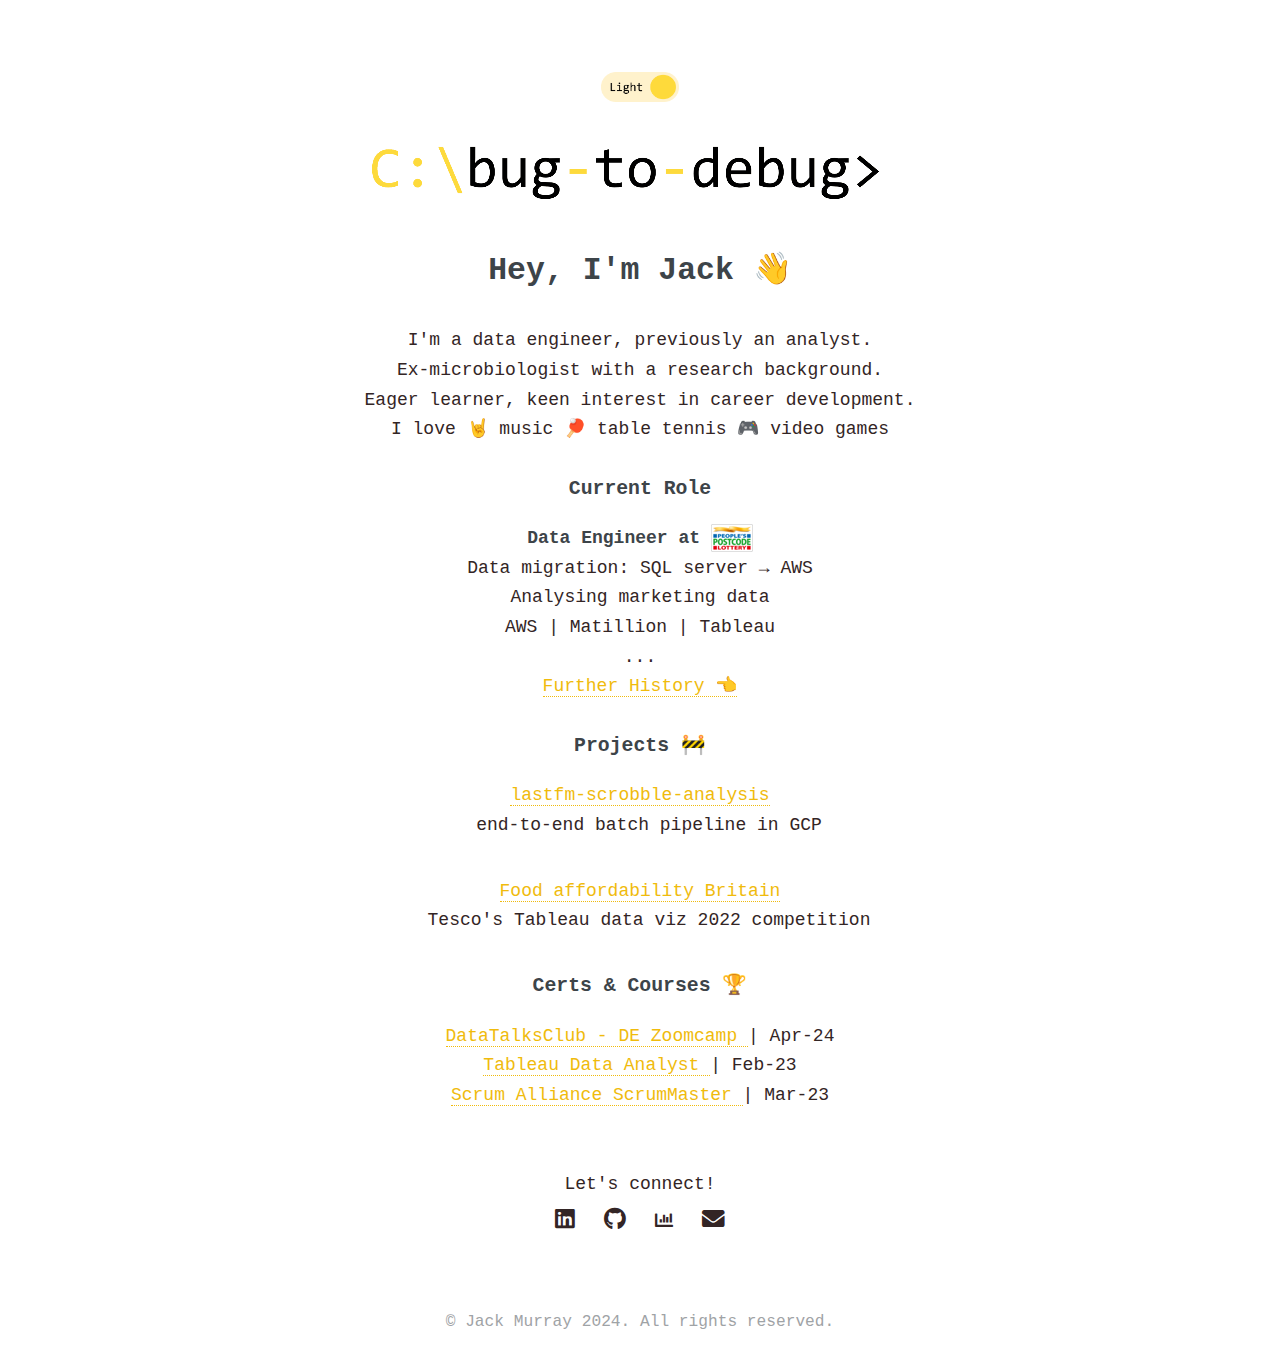
<file: index.html>
<!DOCTYPE HTML>
<!--
	
	html5up.net | @ajlkn
	Free for personal and commercial use under the CCA 3.0 license (html5up.net/license)
-->
<html>
	<head>
		<title>bug-to-debug</title>
		<meta charset="utf-8" />
		<meta name="viewport" content="width=device-width, initial-scale=1, user-scalable=no" />
		<link rel="stylesheet" href="assets/css/main.css" />
		<style>
p {
	font-size: 18px;
	flex-shrink: 1;
}
body {
            font-family: Consolas, monospace; 
			font-size: 18px;
			color: rgb(51, 37, 37);
			flex-shrink: 1;
        }
img {
  max-width: 100%;
  height: auto;
}
body * {
            font-family: Consolas, monospace;
        }
        .logo_alt img {
            max-width: 100%; 
            height: auto;
            width: 400px; 
        }
		h1{
            font-family: Consolas, monospace;
			font-size: 50px;
        }

		.sun {
  width: 30px; 
  height: 30px; 
  background-image: url('images/light toggle.png'); 
  background-size: contain; 
  background-repeat: no-repeat; 
  background-position: center; 
  border: none; 
  cursor: pointer; 
}	

/* Dark theme button style */
.dark .sun {
    background-image: url('images/dark toggle.png'); 
}
.logo img {
    display: block;
    width: auto; 
    height: auto; 
    max-width: 100%; 
    max-height: 100%; 
    margin: 0 auto; 
}





</style>
	</head>
	<body class="is-preload">

		<!-- Wrapper -->
			<div id="wrapper">

				<!-- Main -->
					<div id="main">
						<div class="inner">


							<!-- Banner -->
								<section id="banner">
									<div class="content">
										<head>
											<style>
												.center {
												  display: flex;
												  justify-content: center;
												  align-items: center;
												  height: 2px;
												
												}
												</style>
												</head>
												<body>
											</head>

											<button id="theme-toggle" class="sun"></button> </br>
											<header>
												<style>
													h3 {text-align: center;}
													p {text-align: center;}
													div {text-align: center;}
													
													</style>
													
													<div class="logo">
														<img src="images/main_logo.gif" alt="Logo">
													</div>
													
											
												


												
												
												
											</header>
										</br>

										<header>
											<style>
												h3 {text-align: center;}
												p {text-align: center;}
												div {text-align: center;}
												
												</style>
											
											<h2>Hey, I'm Jack 	&#x1F44B;</h2>
										
											
										</header>
										
											I'm a data engineer, previously an analyst. </br> 
											Ex-microbiologist with a research background. </br> 
											Eager learner, keen interest in career development.  </br> 
										I love &#x1F918; music &#x1F3D3;  table tennis &#x1F3AE; video games
									</br>

									


									<div class="Header">
										<style>
										
											.content img {
												vertical-align: middle; 
											}
											
											
											
										</style>
										
										
										<div class="Header">

											<div class="header">
												<style>
													h4 {text-align: center;}
													p {text-align: center;}
													div {text-align: center;}
													
													</style>
													</br>
												
												
		
											   <h4>Current Role</h4>
											   <strong>Data Engineer at </strong> <a href="https://www.postcodelottery.co.uk/"><img src="images\ppl-logo.png" alt="" /></a> </br>
											   Data migration: SQL server &#x2192; AWS<br />
											   Analysing marketing data <br />
											   AWS | Matillion | Tableau <br />
											</div>
											...</br>
											<a href="https://www.linkedin.com/in/jack-murray-7534131b3/">Further History &#x1F448; </a>
											   

									</div>
									
					

								<header>
									<style>
										h4 {text-align: center;}
										p {text-align: center;}
										div {text-align: center;}
										
										</style>
									</br>
									<h4>Projects 	&#x1F6A7;</h4>
									
								</header>
								
								<a href="https://github.com/jackv-murray/lastfm-scrobble-analysis">lastfm-scrobble-analysis </a>
								<ul>end-to-end batch pipeline in GCP</ul>  

								<a href="https://public.tableau.com/app/profile/jack.murray5825/viz/Costoflivingcrisis-foodaffordabilityBritain/Main2">Food affordability Britain </a>
								<ul>Tesco's Tableau data viz 2022 competition</ul> 



			 
								<header>
									<style>
										h3 {text-align: center;}
										p {text-align: center;}
										div {text-align: center;}
										
										</style>
									
									<h4>Certs & Courses	&#x1F3C6;</h4>
									
								</header>
									<a href="https://certificate.datatalks.club/dezoomcamp/2024/014a7308ea48c1a7a0985b1d7d443ab45537efa3.pdf">DataTalksClub - DE Zoomcamp </a>  | Apr-24 </br>
									<a href="https://www.credly.com/badges/b1eee25d-461c-43e1-983c-790ef51aec43/">Tableau Data Analyst </a>  | Feb-23 </br>
									<a href="https://bcert.me/bc/html/show-badge.html?b=wribiruf">Scrum Alliance ScrumMaster </a>  | Mar-23 </br>


									
							</br> </br> 
								Let's connect!
										<ul class="icons">
											<li><a href="https://www.linkedin.com/in/jack-murray-7534131b3/" class="icon brands fa-linkedin"><span class="label">Linkedin</span></a></li>
											<li><a href="https://github.com/jackv-murray" class="icon brands fa-github"><span class="label">Github</span></a></li>
											<li><a href="https://public.tableau.com/app/profile/jack.murray5825/vizzes" class="icon brands"><i class="fas fa-chart-bar"></i><span class="label">Tableau</span></a></li>
											<li><a href="mailto:jacklfdgd@gmail.com" class="icon brands"><i class="icon solid fa-envelope"></i><span class="label">Email</span></a></li>
											
										</ul>
									</section>
								<footer id="footer">
									<p class="copyright">&copy; Jack Murray 2024. All rights reserved</a>.</p>
								</footer>
								


						</div>
					</div>


		<!-- Scripts -->
			<script src="assets/js/jquery.min.js"></script>
			<script src="assets/js/browser.min.js"></script>
			<script src="assets/js/breakpoints.min.js"></script>
			<script src="assets/js/util.js"></script>
			<script src="assets/js/main.js"></script>

	</body>
</html>
</file>
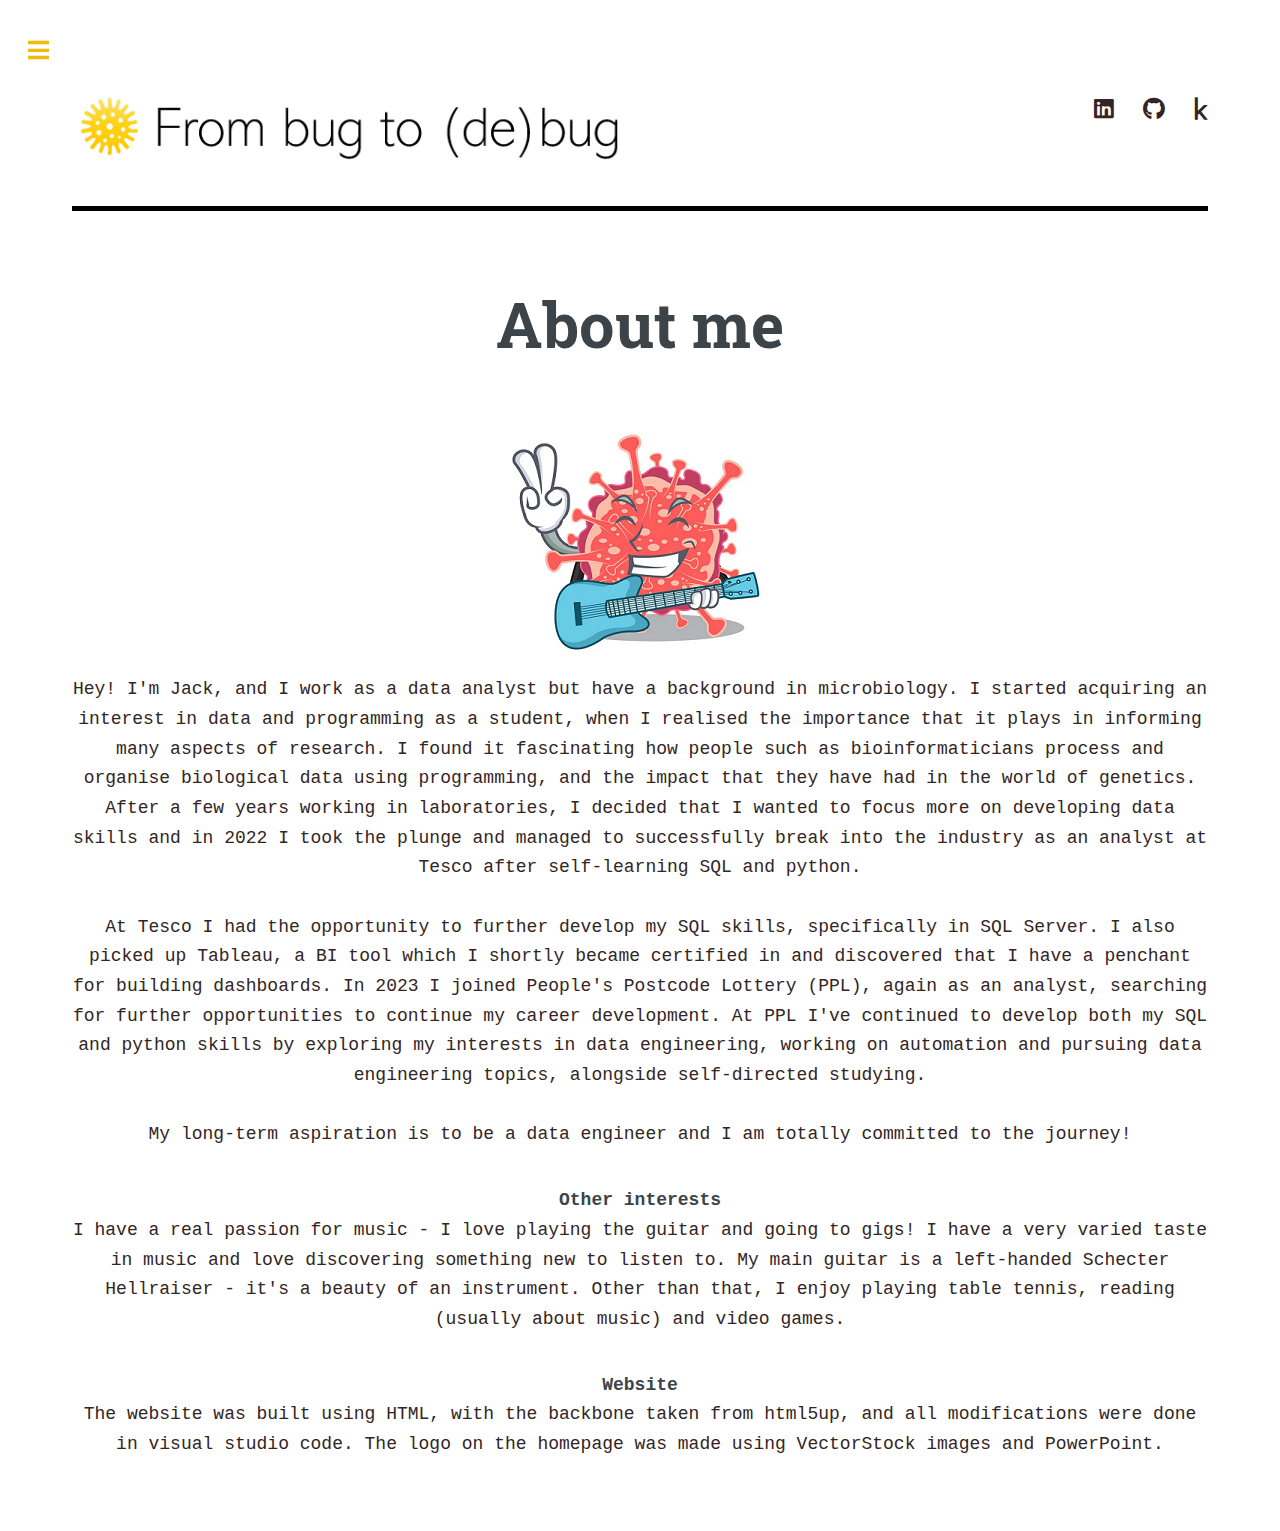
<file: about me.html>
<!DOCTYPE HTML>
<!--
	Editorial by HTML5 UP
	html5up.net | @ajlkn
	Free for personal and commercial use under the CCA 3.0 license (html5up.net/license)
-->
<html>
	<head>
		<title>bug2(de)bug - about me</title>
		<meta charset="utf-8" />
		<meta name="viewport" content="width=device-width, initial-scale=1, user-scalable=no" />
		<link rel="stylesheet" href="assets/css/main.css" />
		<style>
img {
  max-width: 100%;
  height: auto;
}
</style>
	</head>
	<body class="is-preload">

		<!-- Wrapper -->
			<div id="wrapper">

				<!-- Main -->
					<div id="main">
						<div class="inner">
							<head>
								<style>
								h3 {text-align: center;}
								p {text-align: center;}
								div {text-align: center;}
								</style>
								</head>
								<body>
							<!-- Header -->
							<header id="header">
								<a href="index.html" class="logo"><img src="images\bug to debug text.png" alt="" /></a>
								<ul class="icons">
									<li><a href="https://www.linkedin.com/in/jack-murray-7534131b3/" class="icon brands fa-linkedin"><span class="label">Linkedin</span></a></li>
									<li><a href="https://github.com/jackv-murray" class="icon brands fa-github"><span class="label">Github</span></a></li>
									<li><a href="https://www.kaggle.com/jackmurray94" class="icon brands fa-kaggle"><span class="label">Kaggle</span></a></li>
									
								</ul>
							</header>

							<!-- Content -->
								<section>
									<header class="main">
										<h1>About me</h1>
									</header>

									<span class="image"><img src="images\guitar.png" alt="" /></span>

									<p>Hey! I'm Jack, and I work as a data analyst but have a background in microbiology. I started acquiring an interest in data and programming
										as a student, when I realised the importance that it plays in informing many aspects of research. I found it fascinating how people such as bioinformaticians
										process and organise biological data using programming, and the impact that they have had in the world of genetics. After a few years working in laboratories, I decided that I wanted
										to focus more on developing data skills and in 2022 I took the plunge and managed to successfully break into the industry as an analyst at Tesco after self-learning SQL and python. 
										<br /> <br />
									At Tesco I had the opportunity to further develop my SQL skills, specifically in SQL Server. I also picked up Tableau, a BI tool which I shortly became certified in and discovered that I have a penchant for
										building dashboards. In 2023 I joined People's Postcode Lottery (PPL), again as an analyst, searching for further opportunities to continue my career development. At PPL I've continued to develop
										both my SQL and python skills by exploring my interests in data engineering, working on automation and pursuing data engineering topics, alongside self-directed studying.  
										<br /> <br />
										My long-term aspiration is to be a data engineer and I am totally committed to the journey! </p>
								<strong>Other interests</strong>
                                <p>I have a real passion for music - I love playing the guitar and going to gigs! I have a very varied taste in music and love
									discovering something new to listen to. My main guitar is a left-handed Schecter Hellraiser - it's a beauty of an instrument. Other than that, I enjoy playing table tennis,
									reading (usually about music) and video games.
									</p> <strong>Website</strong>
								<p> The website was built using HTML, with the backbone taken from html5up, and all modifications were done in visual studio code. The logo on the homepage was made using VectorStock images and PowerPoint.
								</p>
								
								</section>

						</div>
					</div>

					<!-- Sidebar -->
					<div id="sidebar">
						<div class="inner">

							

							<!-- Menu -->
								<nav id="menu">
									<header class="major">
										<h2>Menu</h2>
									</header>
									<ul>
										<li><a href="index.html">Homepage</a></li>
										<li><a href="about me.html">About me</a></li>
										<li>
											<span class="opener">Projects</span>
											<ul>
												<li><a href="Python projects.html">Python</a></li>
												<li><a href="SQL projects.html">SQL</a></li>
												<li><a href="Tableau.html">Tableau</a></li>
												<!-- <li><a href="Power BI visuals.html">Power BI</a></li> -->
											</ul>
										</li>
										
								</nav>

						<!-- Section -->
						<section>
							<header class="major">
								<h2>Check these out!</h2>
							</header>
							<div class="mini-posts">
								<article>
									<a href="https://github.com/jackv-murray/Data-science-portfolio/blob/main/python_projects/building%20spam%20filter%20naive%20bayes%20-%20stats.ipynb" class="image"><img src="images\naive bayes.png" alt="" /></a>
									<p>Applying probability concepts such as Bayes' theorem to build an algorithm to classify messages as spam or non-spam.
									</p>
								</article>
								<article>
									<a href="https://github.com/jackv-murray/Data-science-portfolio/blob/main/python_projects/popular%20data%20science%20qs%20-%20intermediate.ipynb" class="image"><img src="images\pop data science qs.png" alt="" /></a>
									<p>Using python to investigate popular data science topics, using post data from StackExchange. Seaborn visuals, tracking interest over time, public database querying!
									</p>
								</article>
							</div>
						</section>

							<!-- Section -->
								<section>
									<header class="major">
										<h2>Get in touch</h2>
									</header>
									<p>If you'd like to get in contact with me, please see below. I welcome any feedback and I can provide CVs for interested recruiters.</p>
									<ul class="contact">
										<li class="icon solid fa-envelope"><a href="#">jacklfdgd@gmail.com</a></li>
										
									</ul>
								</section>

							<!-- Footer -->
								<footer id="footer">
									<p class="copyright">&copy; Jack Murray 2022. All rights reserved</a>.</p>
								</footer>

						</div>
					</div>

			</div>


		<!-- Scripts -->
			<script src="assets/js/jquery.min.js"></script>
			<script src="assets/js/browser.min.js"></script>
			<script src="assets/js/breakpoints.min.js"></script>
			<script src="assets/js/util.js"></script>
			<script src="assets/js/main.js"></script>

	</body>
</html>
</file>
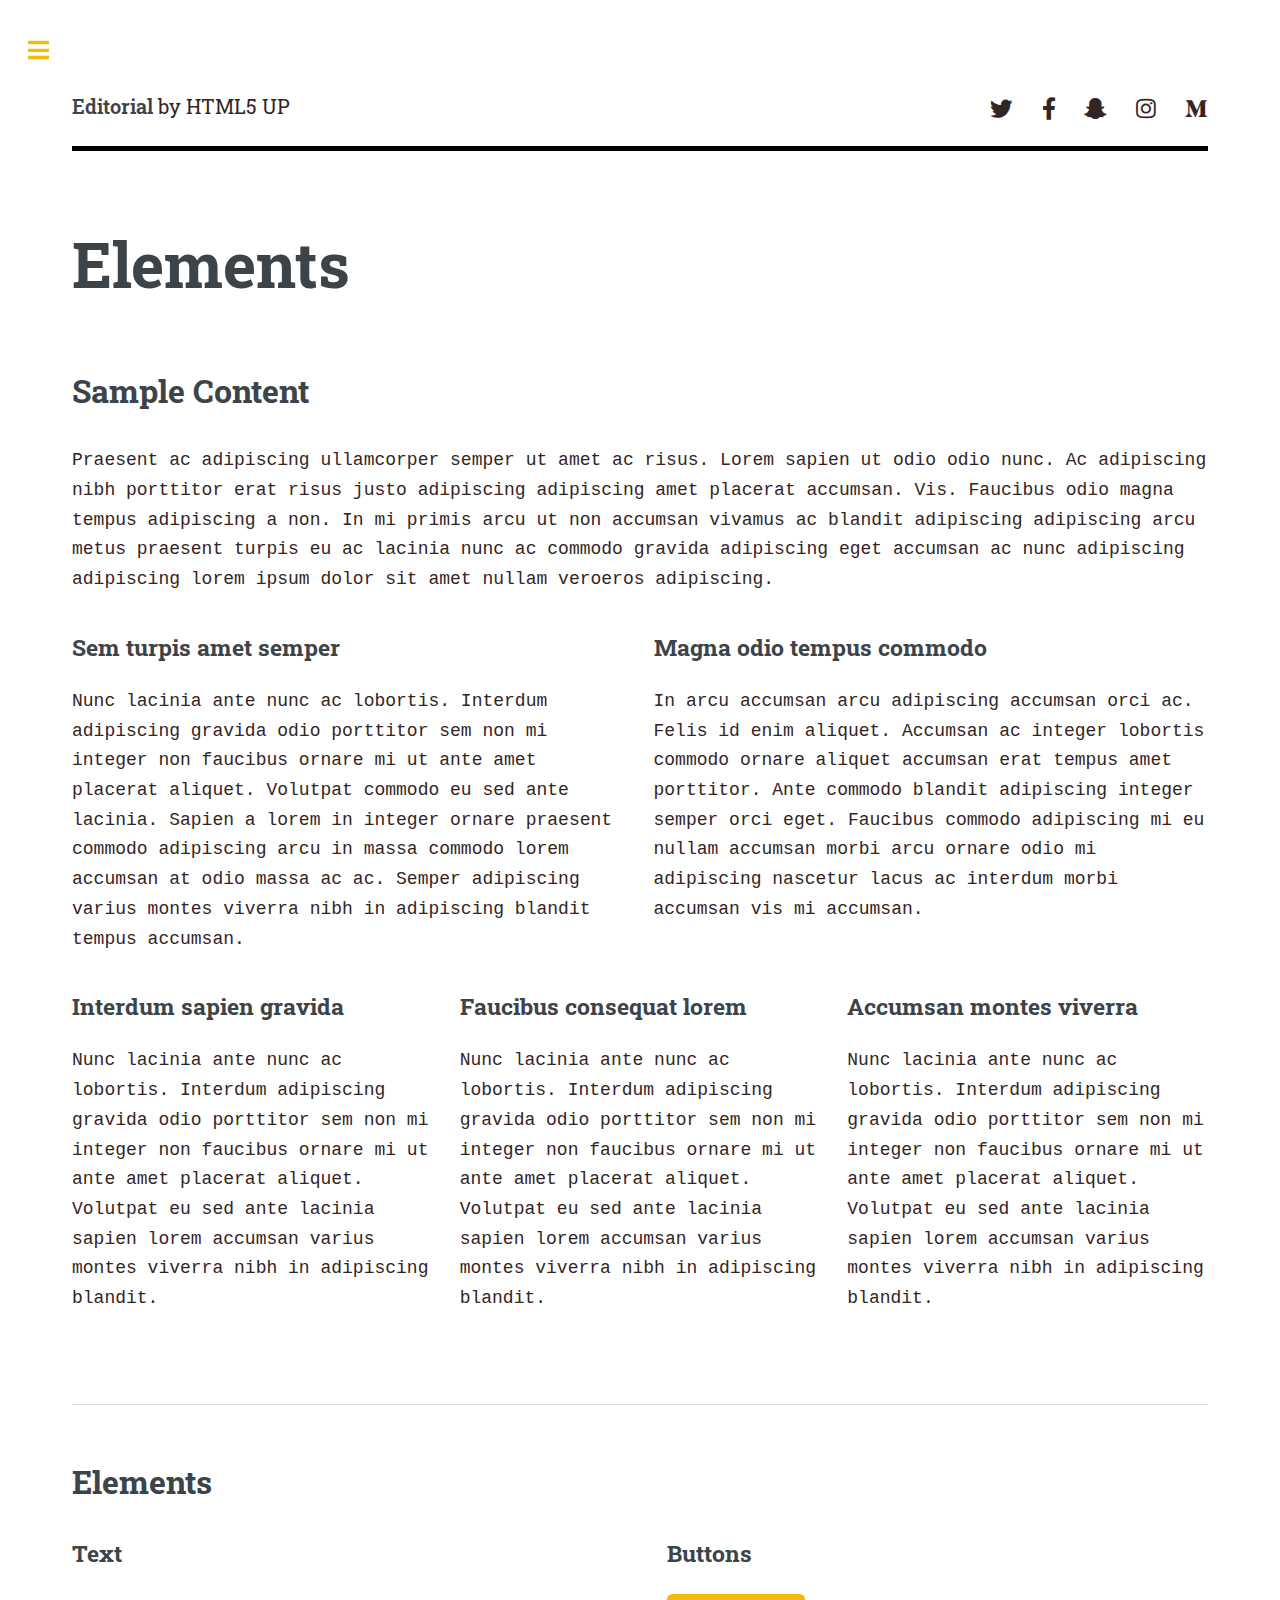
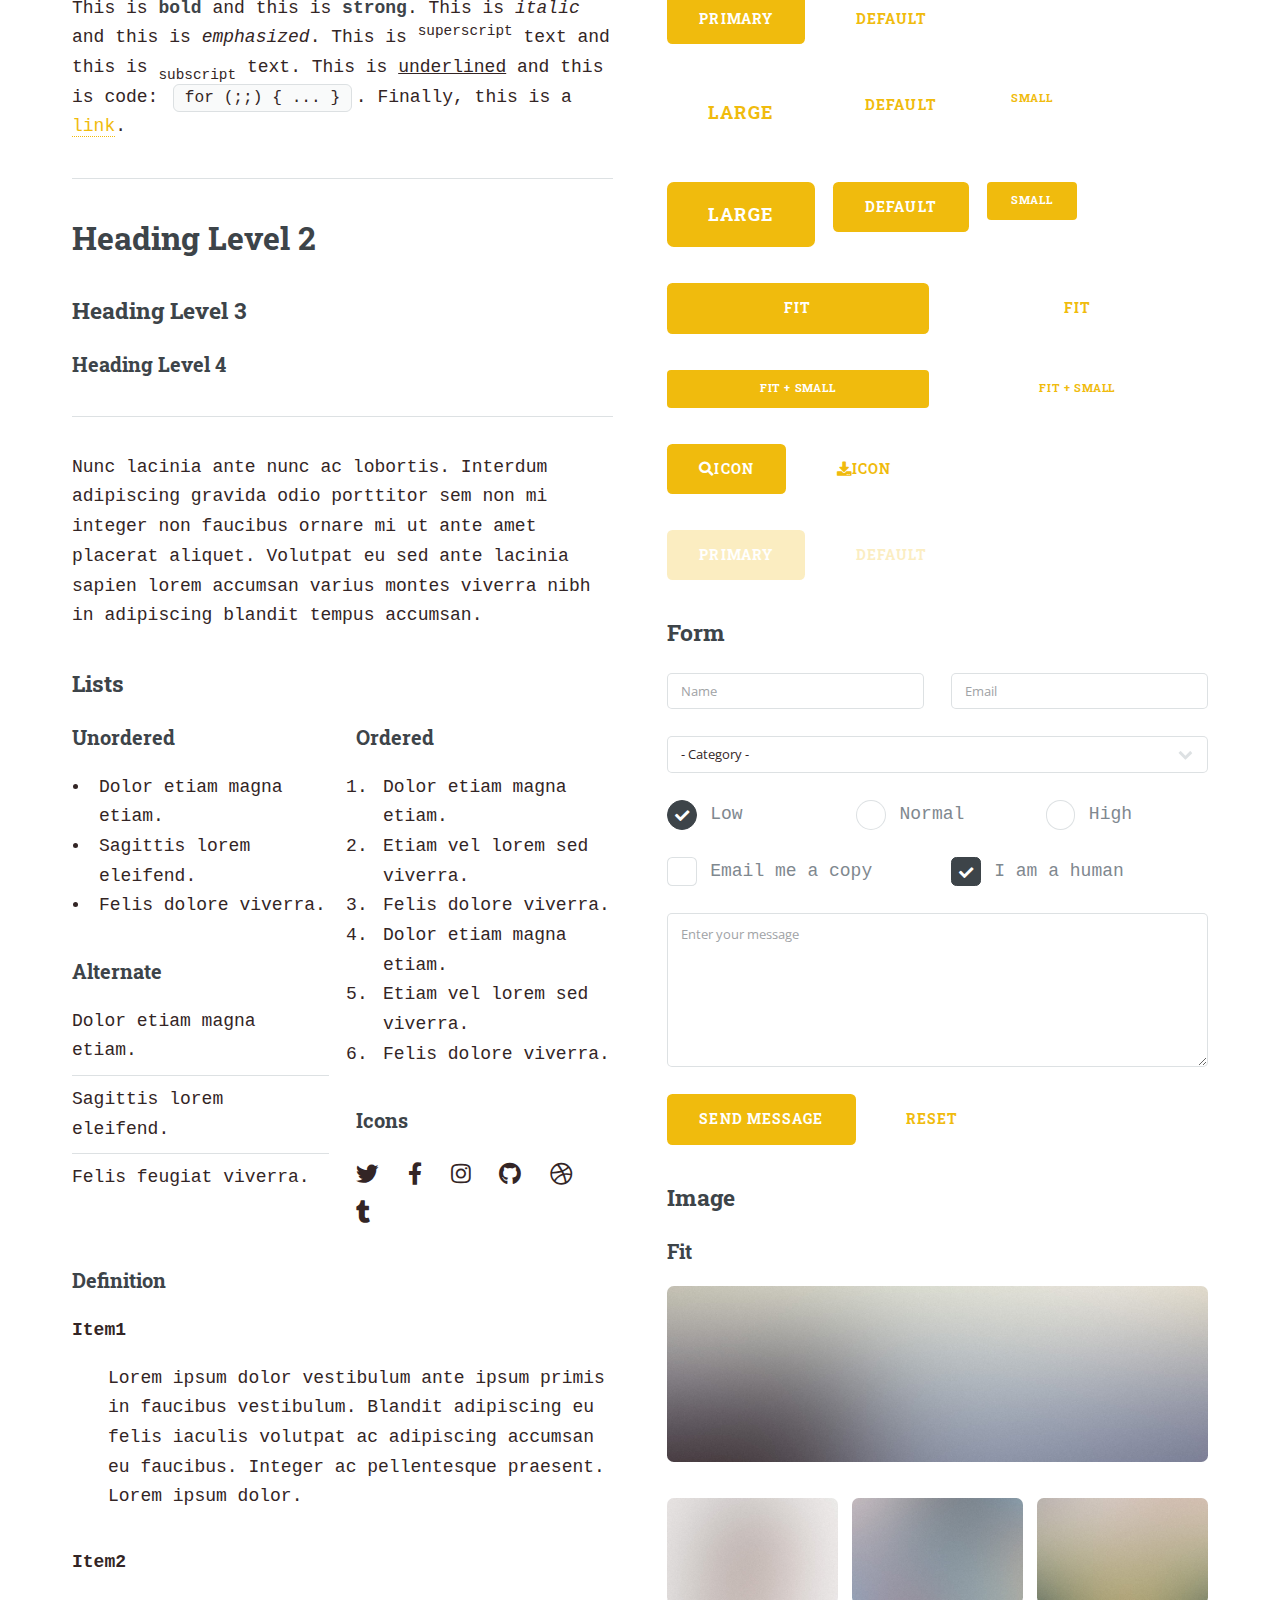
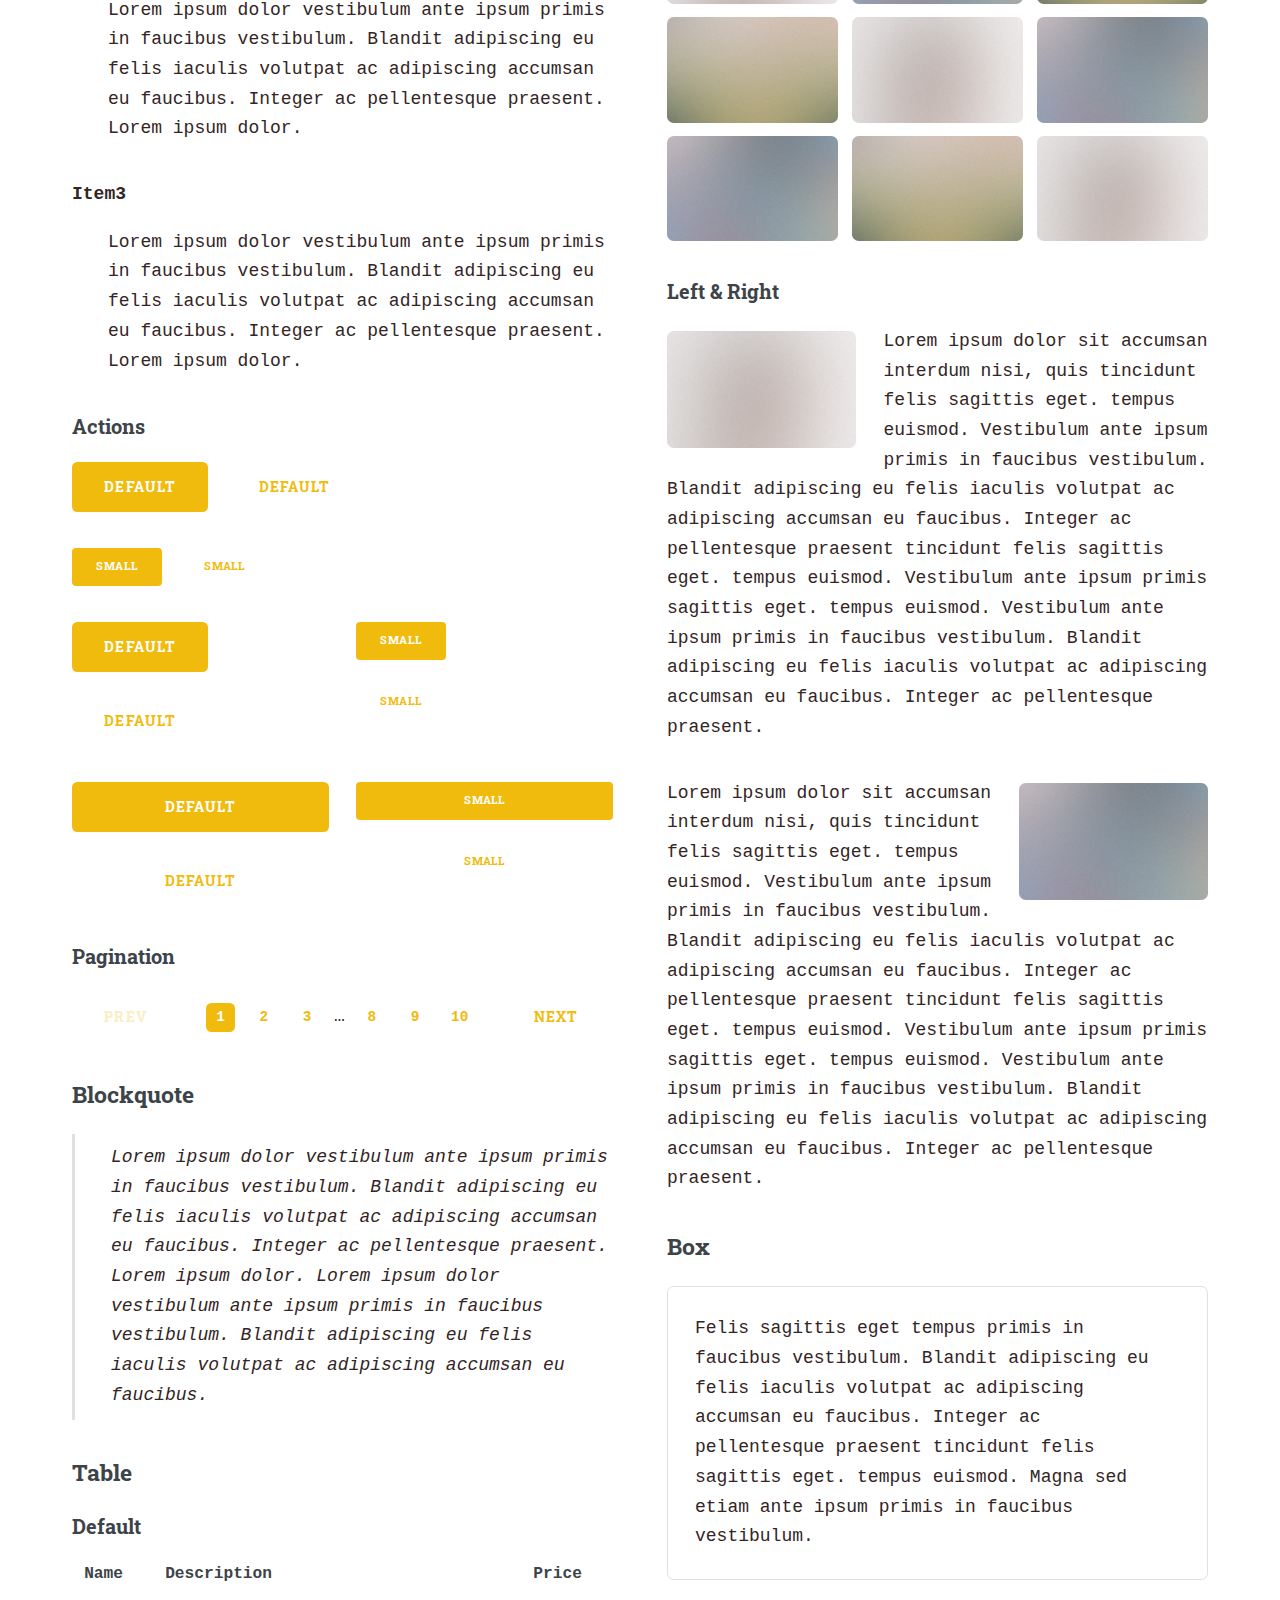
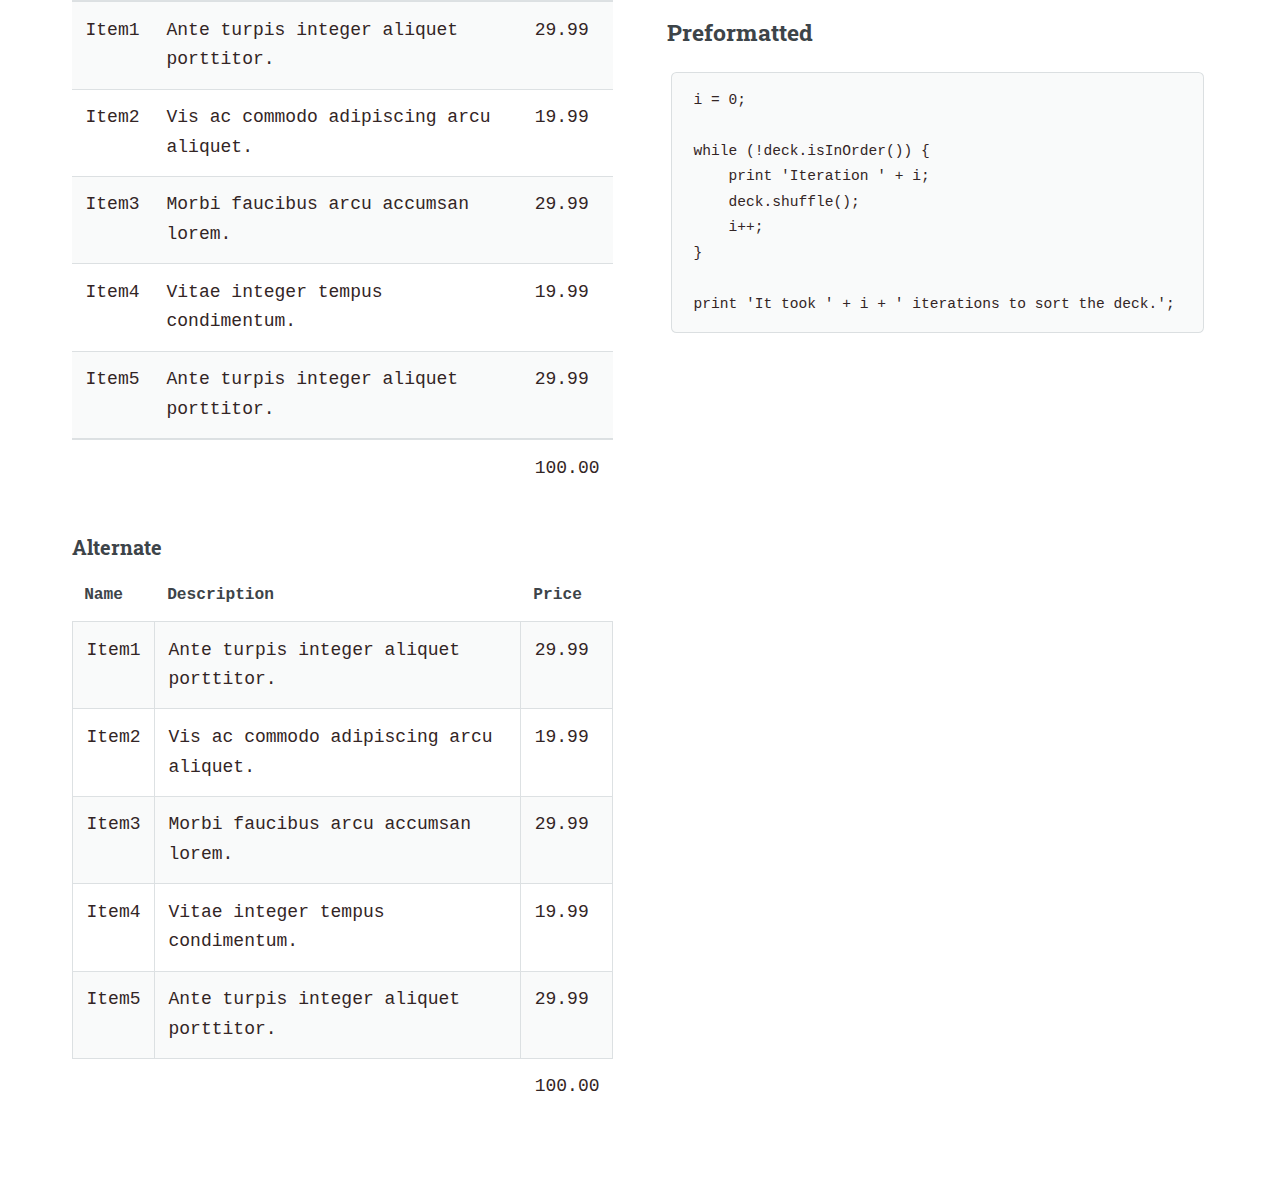
<file: elements.html>
<!DOCTYPE HTML>
<!--
	Editorial by HTML5 UP
	html5up.net | @ajlkn
	Free for personal and commercial use under the CCA 3.0 license (html5up.net/license)
-->
<html>
	<head>
		<title>Elements - Editorial by HTML5 UP</title>
		<meta charset="utf-8" />
		<meta name="viewport" content="width=device-width, initial-scale=1, user-scalable=no" />
		<link rel="stylesheet" href="assets/css/main.css" />
	</head>
	<body class="is-preload">

		<!-- Wrapper -->
			<div id="wrapper">

				<!-- Main -->
					<div id="main">
						<div class="inner">

							<!-- Header -->
								<header id="header">
									<a href="index.html" class="logo"><strong>Editorial</strong> by HTML5 UP</a>
									<ul class="icons">
										<li><a href="#" class="icon brands fa-twitter"><span class="label">Twitter</span></a></li>
										<li><a href="#" class="icon brands fa-facebook-f"><span class="label">Facebook</span></a></li>
										<li><a href="#" class="icon brands fa-snapchat-ghost"><span class="label">Snapchat</span></a></li>
										<li><a href="#" class="icon brands fa-instagram"><span class="label">Instagram</span></a></li>
										<li><a href="#" class="icon brands fa-medium-m"><span class="label">Medium</span></a></li>
									</ul>
								</header>

							<!-- Content -->
								<section>
									<header class="main">
										<h1>Elements</h1>
									</header>

									<!-- Content -->
										<h2 id="content">Sample Content</h2>
										<p>Praesent ac adipiscing ullamcorper semper ut amet ac risus. Lorem sapien ut odio odio nunc. Ac adipiscing nibh porttitor erat risus justo adipiscing adipiscing amet placerat accumsan. Vis. Faucibus odio magna tempus adipiscing a non. In mi primis arcu ut non accumsan vivamus ac blandit adipiscing adipiscing arcu metus praesent turpis eu ac lacinia nunc ac commodo gravida adipiscing eget accumsan ac nunc adipiscing adipiscing lorem ipsum dolor sit amet nullam veroeros adipiscing.</p>
										<div class="row">
											<div class="col-6 col-12-small">
												<h3>Sem turpis amet semper</h3>
												<p>Nunc lacinia ante nunc ac lobortis. Interdum adipiscing gravida odio porttitor sem non mi integer non faucibus ornare mi ut ante amet placerat aliquet. Volutpat commodo eu sed ante lacinia. Sapien a lorem in integer ornare praesent commodo adipiscing arcu in massa commodo lorem accumsan at odio massa ac ac. Semper adipiscing varius montes viverra nibh in adipiscing blandit tempus accumsan.</p>
											</div>
											<div class="col-6 col-12-small">
												<h3>Magna odio tempus commodo</h3>
												<p>In arcu accumsan arcu adipiscing accumsan orci ac. Felis id enim aliquet. Accumsan ac integer lobortis commodo ornare aliquet accumsan erat tempus amet porttitor. Ante commodo blandit adipiscing integer semper orci eget. Faucibus commodo adipiscing mi eu nullam accumsan morbi arcu ornare odio mi adipiscing nascetur lacus ac interdum morbi accumsan vis mi accumsan.</p>
											</div>
											<!-- Break -->
											<div class="col-4 col-12-medium">
												<h3>Interdum sapien gravida</h3>
												<p>Nunc lacinia ante nunc ac lobortis. Interdum adipiscing gravida odio porttitor sem non mi integer non faucibus ornare mi ut ante amet placerat aliquet. Volutpat eu sed ante lacinia sapien lorem accumsan varius montes viverra nibh in adipiscing blandit.</p>
											</div>
											<div class="col-4 col-12-medium">
												<h3>Faucibus consequat lorem</h3>
												<p>Nunc lacinia ante nunc ac lobortis. Interdum adipiscing gravida odio porttitor sem non mi integer non faucibus ornare mi ut ante amet placerat aliquet. Volutpat eu sed ante lacinia sapien lorem accumsan varius montes viverra nibh in adipiscing blandit.</p>
											</div>
											<div class="col-4 col-12-medium">
												<h3>Accumsan montes viverra</h3>
												<p>Nunc lacinia ante nunc ac lobortis. Interdum adipiscing gravida odio porttitor sem non mi integer non faucibus ornare mi ut ante amet placerat aliquet. Volutpat eu sed ante lacinia sapien lorem accumsan varius montes viverra nibh in adipiscing blandit.</p>
											</div>
										</div>

									<hr class="major" />

									<!-- Elements -->
										<h2 id="elements">Elements</h2>
										<div class="row gtr-200">
											<div class="col-6 col-12-medium">

												<!-- Text stuff -->
													<h3>Text</h3>
													<p>This is <b>bold</b> and this is <strong>strong</strong>. This is <i>italic</i> and this is <em>emphasized</em>.
													This is <sup>superscript</sup> text and this is <sub>subscript</sub> text.
													This is <u>underlined</u> and this is code: <code>for (;;) { ... }</code>.
													Finally, this is a <a href="#">link</a>.</p>
													<hr />
													<h2>Heading Level 2</h2>
													<h3>Heading Level 3</h3>
													<h4>Heading Level 4</h4>
													<hr />
													<p>Nunc lacinia ante nunc ac lobortis. Interdum adipiscing gravida odio porttitor sem non mi integer non faucibus ornare mi ut ante amet placerat aliquet. Volutpat eu sed ante lacinia sapien lorem accumsan varius montes viverra nibh in adipiscing blandit tempus accumsan.</p>

												<!-- Lists -->
													<h3>Lists</h3>
													<div class="row">
														<div class="col-6 col-12-small">

															<h4>Unordered</h4>
															<ul>
																<li>Dolor etiam magna etiam.</li>
																<li>Sagittis lorem eleifend.</li>
																<li>Felis dolore viverra.</li>
															</ul>

															<h4>Alternate</h4>
															<ul class="alt">
																<li>Dolor etiam magna etiam.</li>
																<li>Sagittis lorem eleifend.</li>
																<li>Felis feugiat viverra.</li>
															</ul>

														</div>
														<div class="col-6 col-12-small">

															<h4>Ordered</h4>
															<ol>
																<li>Dolor etiam magna etiam.</li>
																<li>Etiam vel lorem sed viverra.</li>
																<li>Felis dolore viverra.</li>
																<li>Dolor etiam magna etiam.</li>
																<li>Etiam vel lorem sed viverra.</li>
																<li>Felis dolore viverra.</li>
															</ol>

															<h4>Icons</h4>
															<ul class="icons">
																<li><a href="#" class="icon brands fa-twitter"><span class="label">Twitter</span></a></li>
																<li><a href="#" class="icon brands fa-facebook-f"><span class="label">Facebook</span></a></li>
																<li><a href="#" class="icon brands fa-instagram"><span class="label">Instagram</span></a></li>
																<li><a href="#" class="icon brands fa-github"><span class="label">Github</span></a></li>
																<li><a href="#" class="icon brands fa-dribbble"><span class="label">Dribbble</span></a></li>
																<li><a href="#" class="icon brands fa-tumblr"><span class="label">Tumblr</span></a></li>
															</ul>

														</div>
													</div>
													<h4>Definition</h4>
													<dl>
														<dt>Item1</dt>
														<dd>
															<p>Lorem ipsum dolor vestibulum ante ipsum primis in faucibus vestibulum. Blandit adipiscing eu felis iaculis volutpat ac adipiscing accumsan eu faucibus. Integer ac pellentesque praesent. Lorem ipsum dolor.</p>
														</dd>
														<dt>Item2</dt>
														<dd>
															<p>Lorem ipsum dolor vestibulum ante ipsum primis in faucibus vestibulum. Blandit adipiscing eu felis iaculis volutpat ac adipiscing accumsan eu faucibus. Integer ac pellentesque praesent. Lorem ipsum dolor.</p>
														</dd>
														<dt>Item3</dt>
														<dd>
															<p>Lorem ipsum dolor vestibulum ante ipsum primis in faucibus vestibulum. Blandit adipiscing eu felis iaculis volutpat ac adipiscing accumsan eu faucibus. Integer ac pellentesque praesent. Lorem ipsum dolor.</p>
														</dd>
													</dl>

													<h4>Actions</h4>
													<ul class="actions">
														<li><a href="#" class="button primary">Default</a></li>
														<li><a href="#" class="button">Default</a></li>
													</ul>
													<ul class="actions small">
														<li><a href="#" class="button primary small">Small</a></li>
														<li><a href="#" class="button small">Small</a></li>
													</ul>
													<div class="row">
														<div class="col-6 col-12-small">
															<ul class="actions stacked">
																<li><a href="#" class="button primary">Default</a></li>
																<li><a href="#" class="button">Default</a></li>
															</ul>
														</div>
														<div class="col-6 col-12-small">
															<ul class="actions stacked">
																<li><a href="#" class="button primary small">Small</a></li>
																<li><a href="#" class="button small">Small</a></li>
															</ul>
														</div>
														<div class="col-6 col-12-small">
															<ul class="actions stacked">
																<li><a href="#" class="button primary fit">Default</a></li>
																<li><a href="#" class="button fit">Default</a></li>
															</ul>
														</div>
														<div class="col-6 col-12-small">
															<ul class="actions stacked">
																<li><a href="#" class="button primary small fit">Small</a></li>
																<li><a href="#" class="button small fit">Small</a></li>
															</ul>
														</div>
													</div>

													<h4>Pagination</h4>
													<ul class="pagination">
														<li><span class="button disabled">Prev</span></li>
														<li><a href="#" class="page active">1</a></li>
														<li><a href="#" class="page">2</a></li>
														<li><a href="#" class="page">3</a></li>
														<li><span>&hellip;</span></li>
														<li><a href="#" class="page">8</a></li>
														<li><a href="#" class="page">9</a></li>
														<li><a href="#" class="page">10</a></li>
														<li><a href="#" class="button">Next</a></li>
													</ul>

												<!-- Blockquote -->
													<h3>Blockquote</h3>
													<blockquote>Lorem ipsum dolor vestibulum ante ipsum primis in faucibus vestibulum. Blandit adipiscing eu felis iaculis volutpat ac adipiscing accumsan eu faucibus. Integer ac pellentesque praesent. Lorem ipsum dolor. Lorem ipsum dolor vestibulum ante ipsum primis in faucibus vestibulum. Blandit adipiscing eu felis iaculis volutpat ac adipiscing accumsan eu faucibus.</blockquote>

												<!-- Table -->
													<h3>Table</h3>

													<h4>Default</h4>
													<div class="table-wrapper">
														<table>
															<thead>
																<tr>
																	<th>Name</th>
																	<th>Description</th>
																	<th>Price</th>
																</tr>
															</thead>
															<tbody>
																<tr>
																	<td>Item1</td>
																	<td>Ante turpis integer aliquet porttitor.</td>
																	<td>29.99</td>
																</tr>
																<tr>
																	<td>Item2</td>
																	<td>Vis ac commodo adipiscing arcu aliquet.</td>
																	<td>19.99</td>
																</tr>
																<tr>
																	<td>Item3</td>
																	<td> Morbi faucibus arcu accumsan lorem.</td>
																	<td>29.99</td>
																</tr>
																<tr>
																	<td>Item4</td>
																	<td>Vitae integer tempus condimentum.</td>
																	<td>19.99</td>
																</tr>
																<tr>
																	<td>Item5</td>
																	<td>Ante turpis integer aliquet porttitor.</td>
																	<td>29.99</td>
																</tr>
															</tbody>
															<tfoot>
																<tr>
																	<td colspan="2"></td>
																	<td>100.00</td>
																</tr>
															</tfoot>
														</table>
													</div>

													<h4>Alternate</h4>
													<div class="table-wrapper">
														<table class="alt">
															<thead>
																<tr>
																	<th>Name</th>
																	<th>Description</th>
																	<th>Price</th>
																</tr>
															</thead>
															<tbody>
																<tr>
																	<td>Item1</td>
																	<td>Ante turpis integer aliquet porttitor.</td>
																	<td>29.99</td>
																</tr>
																<tr>
																	<td>Item2</td>
																	<td>Vis ac commodo adipiscing arcu aliquet.</td>
																	<td>19.99</td>
																</tr>
																<tr>
																	<td>Item3</td>
																	<td> Morbi faucibus arcu accumsan lorem.</td>
																	<td>29.99</td>
																</tr>
																<tr>
																	<td>Item4</td>
																	<td>Vitae integer tempus condimentum.</td>
																	<td>19.99</td>
																</tr>
																<tr>
																	<td>Item5</td>
																	<td>Ante turpis integer aliquet porttitor.</td>
																	<td>29.99</td>
																</tr>
															</tbody>
															<tfoot>
																<tr>
																	<td colspan="2"></td>
																	<td>100.00</td>
																</tr>
															</tfoot>
														</table>
													</div>

											</div>
											<div class="col-6 col-12-medium">

												<!-- Buttons -->
													<h3>Buttons</h3>
													<ul class="actions">
														<li><a href="#" class="button primary">Primary</a></li>
														<li><a href="#" class="button">Default</a></li>
													</ul>
													<ul class="actions">
														<li><a href="#" class="button large">Large</a></li>
														<li><a href="#" class="button">Default</a></li>
														<li><a href="#" class="button small">Small</a></li>
													</ul>
													<ul class="actions">
														<li><a href="#" class="button primary large">Large</a></li>
														<li><a href="#" class="button primary">Default</a></li>
														<li><a href="#" class="button primary small">Small</a></li>
													</ul>
													<ul class="actions fit">
														<li><a href="#" class="button primary fit">Fit</a></li>
														<li><a href="#" class="button fit">Fit</a></li>
													</ul>
													<ul class="actions fit small">
														<li><a href="#" class="button primary fit small">Fit + Small</a></li>
														<li><a href="#" class="button fit small">Fit + Small</a></li>
													</ul>
													<ul class="actions">
														<li><a href="#" class="button primary icon solid fa-search">Icon</a></li>
														<li><a href="#" class="button icon solid fa-download">Icon</a></li>
													</ul>
													<ul class="actions">
														<li><span class="button primary disabled">Primary</span></li>
														<li><span class="button disabled">Default</span></li>
													</ul>

												<!-- Form -->
													<h3>Form</h3>

													<form method="post" action="#">
														<div class="row gtr-uniform">
															<div class="col-6 col-12-xsmall">
																<input type="text" name="demo-name" id="demo-name" value="" placeholder="Name" />
															</div>
															<div class="col-6 col-12-xsmall">
																<input type="email" name="demo-email" id="demo-email" value="" placeholder="Email" />
															</div>
															<!-- Break -->
															<div class="col-12">
																<select name="demo-category" id="demo-category">
																	<option value="">- Category -</option>
																	<option value="1">Manufacturing</option>
																	<option value="1">Shipping</option>
																	<option value="1">Administration</option>
																	<option value="1">Human Resources</option>
																</select>
															</div>
															<!-- Break -->
															<div class="col-4 col-12-small">
																<input type="radio" id="demo-priority-low" name="demo-priority" checked>
																<label for="demo-priority-low">Low</label>
															</div>
															<div class="col-4 col-12-small">
																<input type="radio" id="demo-priority-normal" name="demo-priority">
																<label for="demo-priority-normal">Normal</label>
															</div>
															<div class="col-4 col-12-small">
																<input type="radio" id="demo-priority-high" name="demo-priority">
																<label for="demo-priority-high">High</label>
															</div>
															<!-- Break -->
															<div class="col-6 col-12-small">
																<input type="checkbox" id="demo-copy" name="demo-copy">
																<label for="demo-copy">Email me a copy</label>
															</div>
															<div class="col-6 col-12-small">
																<input type="checkbox" id="demo-human" name="demo-human" checked>
																<label for="demo-human">I am a human</label>
															</div>
															<!-- Break -->
															<div class="col-12">
																<textarea name="demo-message" id="demo-message" placeholder="Enter your message" rows="6"></textarea>
															</div>
															<!-- Break -->
															<div class="col-12">
																<ul class="actions">
																	<li><input type="submit" value="Send Message" class="primary" /></li>
																	<li><input type="reset" value="Reset" /></li>
																</ul>
															</div>
														</div>
													</form>

												<!-- Image -->
													<h3>Image</h3>

													<h4>Fit</h4>
													<span class="image fit"><img src="images/pic11.jpg" alt="" /></span>
													<div class="box alt">
														<div class="row gtr-50 gtr-uniform">
															<div class="col-4"><span class="image fit"><img src="images/pic01.jpg" alt="" /></span></div>
															<div class="col-4"><span class="image fit"><img src="images/pic02.jpg" alt="" /></span></div>
															<div class="col-4"><span class="image fit"><img src="images/pic03.jpg" alt="" /></span></div>
															<!-- Break -->
															<div class="col-4"><span class="image fit"><img src="images/pic03.jpg" alt="" /></span></div>
															<div class="col-4"><span class="image fit"><img src="images/pic01.jpg" alt="" /></span></div>
															<div class="col-4"><span class="image fit"><img src="images/pic02.jpg" alt="" /></span></div>
															<!-- Break -->
															<div class="col-4"><span class="image fit"><img src="images/pic02.jpg" alt="" /></span></div>
															<div class="col-4"><span class="image fit"><img src="images/pic03.jpg" alt="" /></span></div>
															<div class="col-4"><span class="image fit"><img src="images/pic01.jpg" alt="" /></span></div>
														</div>
													</div>

													<h4>Left &amp; Right</h4>
													<p><span class="image left"><img src="images/pic01.jpg" alt="" /></span>Lorem ipsum dolor sit accumsan interdum nisi, quis tincidunt felis sagittis eget. tempus euismod. Vestibulum ante ipsum primis in faucibus vestibulum. Blandit adipiscing eu felis iaculis volutpat ac adipiscing accumsan eu faucibus. Integer ac pellentesque praesent tincidunt felis sagittis eget. tempus euismod. Vestibulum ante ipsum primis sagittis eget. tempus euismod. Vestibulum ante ipsum primis in faucibus vestibulum. Blandit adipiscing eu felis iaculis volutpat ac adipiscing accumsan eu faucibus. Integer ac pellentesque praesent.</p>
													<p><span class="image right"><img src="images/pic02.jpg" alt="" /></span>Lorem ipsum dolor sit accumsan interdum nisi, quis tincidunt felis sagittis eget. tempus euismod. Vestibulum ante ipsum primis in faucibus vestibulum. Blandit adipiscing eu felis iaculis volutpat ac adipiscing accumsan eu faucibus. Integer ac pellentesque praesent tincidunt felis sagittis eget. tempus euismod. Vestibulum ante ipsum primis sagittis eget. tempus euismod. Vestibulum ante ipsum primis in faucibus vestibulum. Blandit adipiscing eu felis iaculis volutpat ac adipiscing accumsan eu faucibus. Integer ac pellentesque praesent.</p>

												<!-- Box -->
													<h3>Box</h3>
													<div class="box">
														<p>Felis sagittis eget tempus primis in faucibus vestibulum. Blandit adipiscing eu felis iaculis volutpat ac adipiscing accumsan eu faucibus. Integer ac pellentesque praesent tincidunt felis sagittis eget. tempus euismod. Magna sed etiam ante ipsum primis in faucibus vestibulum.</p>
													</div>

												<!-- Preformatted Code -->
													<h3>Preformatted</h3>
													<pre><code>i = 0;

while (!deck.isInOrder()) {
    print 'Iteration ' + i;
    deck.shuffle();
    i++;
}

print 'It took ' + i + ' iterations to sort the deck.';
</code></pre>

											</div>
										</div>

								</section>

						</div>
					</div>

				<!-- Sidebar -->
					<div id="sidebar">
						<div class="inner">

							<!-- Search -->
								<section id="search" class="alt">
									<form method="post" action="#">
										<input type="text" name="query" id="query" placeholder="Search" />
									</form>
								</section>

							<!-- Menu -->
								<nav id="menu">
									<header class="major">
										<h2>Menu</h2>
									</header>
									<ul>
										<li><a href="index.html">Homepage</a></li>
										<li><a href="generic.html">Generic</a></li>
										<li><a href="elements.html">Elements</a></li>
										<li>
											<span class="opener">Submenu</span>
											<ul>
												<li><a href="#">Lorem Dolor</a></li>
												<li><a href="#">Ipsum Adipiscing</a></li>
												<li><a href="#">Tempus Magna</a></li>
												<li><a href="#">Feugiat Veroeros</a></li>
											</ul>
										</li>
										<li><a href="#">Etiam Dolore</a></li>
										<li><a href="#">Adipiscing</a></li>
										<li>
											<span class="opener">Another Submenu</span>
											<ul>
												<li><a href="#">Lorem Dolor</a></li>
												<li><a href="#">Ipsum Adipiscing</a></li>
												<li><a href="#">Tempus Magna</a></li>
												<li><a href="#">Feugiat Veroeros</a></li>
											</ul>
										</li>
										<li><a href="#">Maximus Erat</a></li>
										<li><a href="#">Sapien Mauris</a></li>
										<li><a href="#">Amet Lacinia</a></li>
									</ul>
								</nav>

							<!-- Section -->
								<section>
									<header class="major">
										<h2>Ante interdum</h2>
									</header>
									<div class="mini-posts">
										<article>
											<a href="#" class="image"><img src="images/pic07.jpg" alt="" /></a>
											<p>Aenean ornare velit lacus, ac varius enim lorem ullamcorper dolore aliquam.</p>
										</article>
										<article>
											<a href="#" class="image"><img src="images/pic08.jpg" alt="" /></a>
											<p>Aenean ornare velit lacus, ac varius enim lorem ullamcorper dolore aliquam.</p>
										</article>
										<article>
											<a href="#" class="image"><img src="images/pic09.jpg" alt="" /></a>
											<p>Aenean ornare velit lacus, ac varius enim lorem ullamcorper dolore aliquam.</p>
										</article>
									</div>
									<ul class="actions">
										<li><a href="#" class="button">More</a></li>
									</ul>
								</section>

							<!-- Section -->
								<section>
									<header class="major">
										<h2>Get in touch</h2>
									</header>
									<p>Sed varius enim lorem ullamcorper dolore aliquam aenean ornare velit lacus, ac varius enim lorem ullamcorper dolore. Proin sed aliquam facilisis ante interdum. Sed nulla amet lorem feugiat tempus aliquam.</p>
									<ul class="contact">
										<li class="icon solid fa-envelope"><a href="#">information@untitled.tld</a></li>
										<li class="icon solid fa-phone">(000) 000-0000</li>
										<li class="icon solid fa-home">1234 Somewhere Road #8254<br />
										Nashville, TN 00000-0000</li>
									</ul>
								</section>

							<!-- Footer -->
								<footer id="footer">
									<p class="copyright">&copy; Untitled. All rights reserved. Demo Images: <a href="https://unsplash.com">Unsplash</a>. Design: <a href="https://html5up.net">HTML5 UP</a>.</p>
								</footer>

						</div>
					</div>

			</div>

		<!-- Scripts -->
			<script src="assets/js/jquery.min.js"></script>
			<script src="assets/js/browser.min.js"></script>
			<script src="assets/js/breakpoints.min.js"></script>
			<script src="assets/js/util.js"></script>
			<script src="assets/js/main.js"></script>

	</body>
</html>
</file>
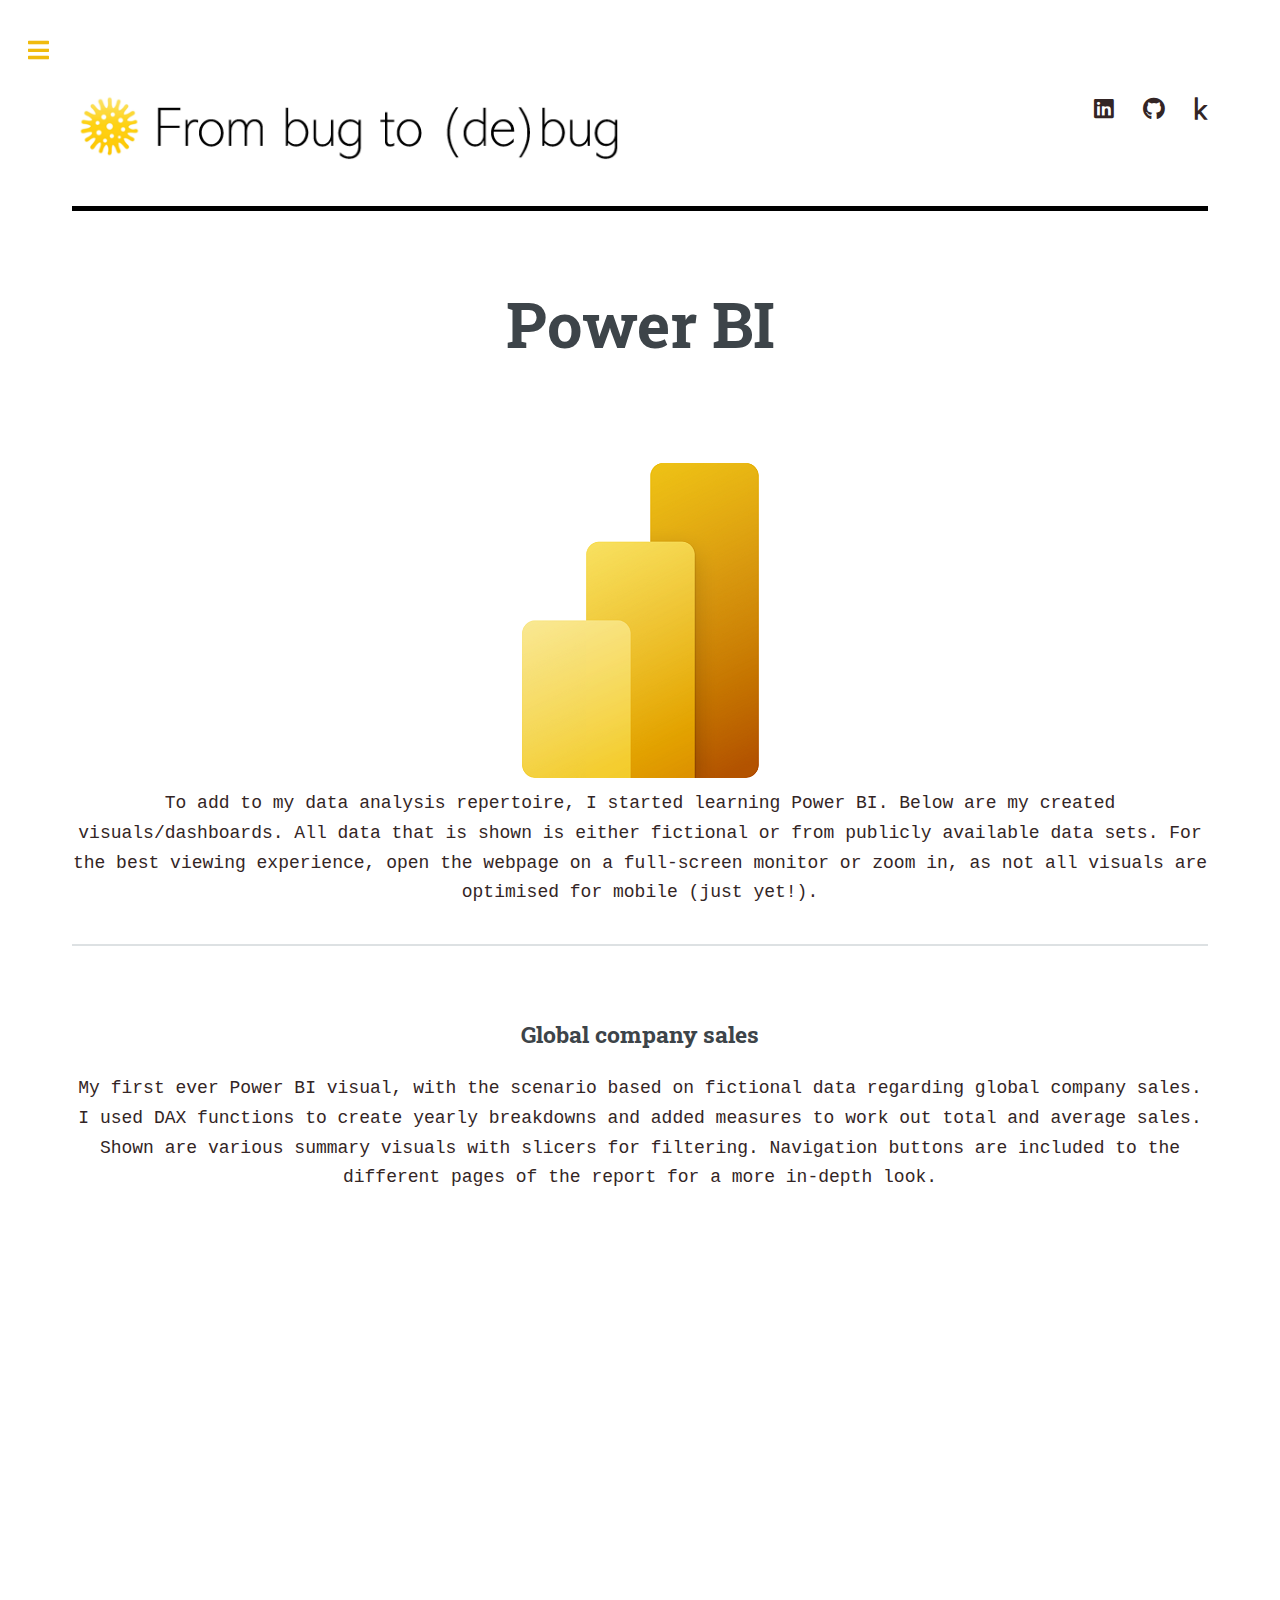
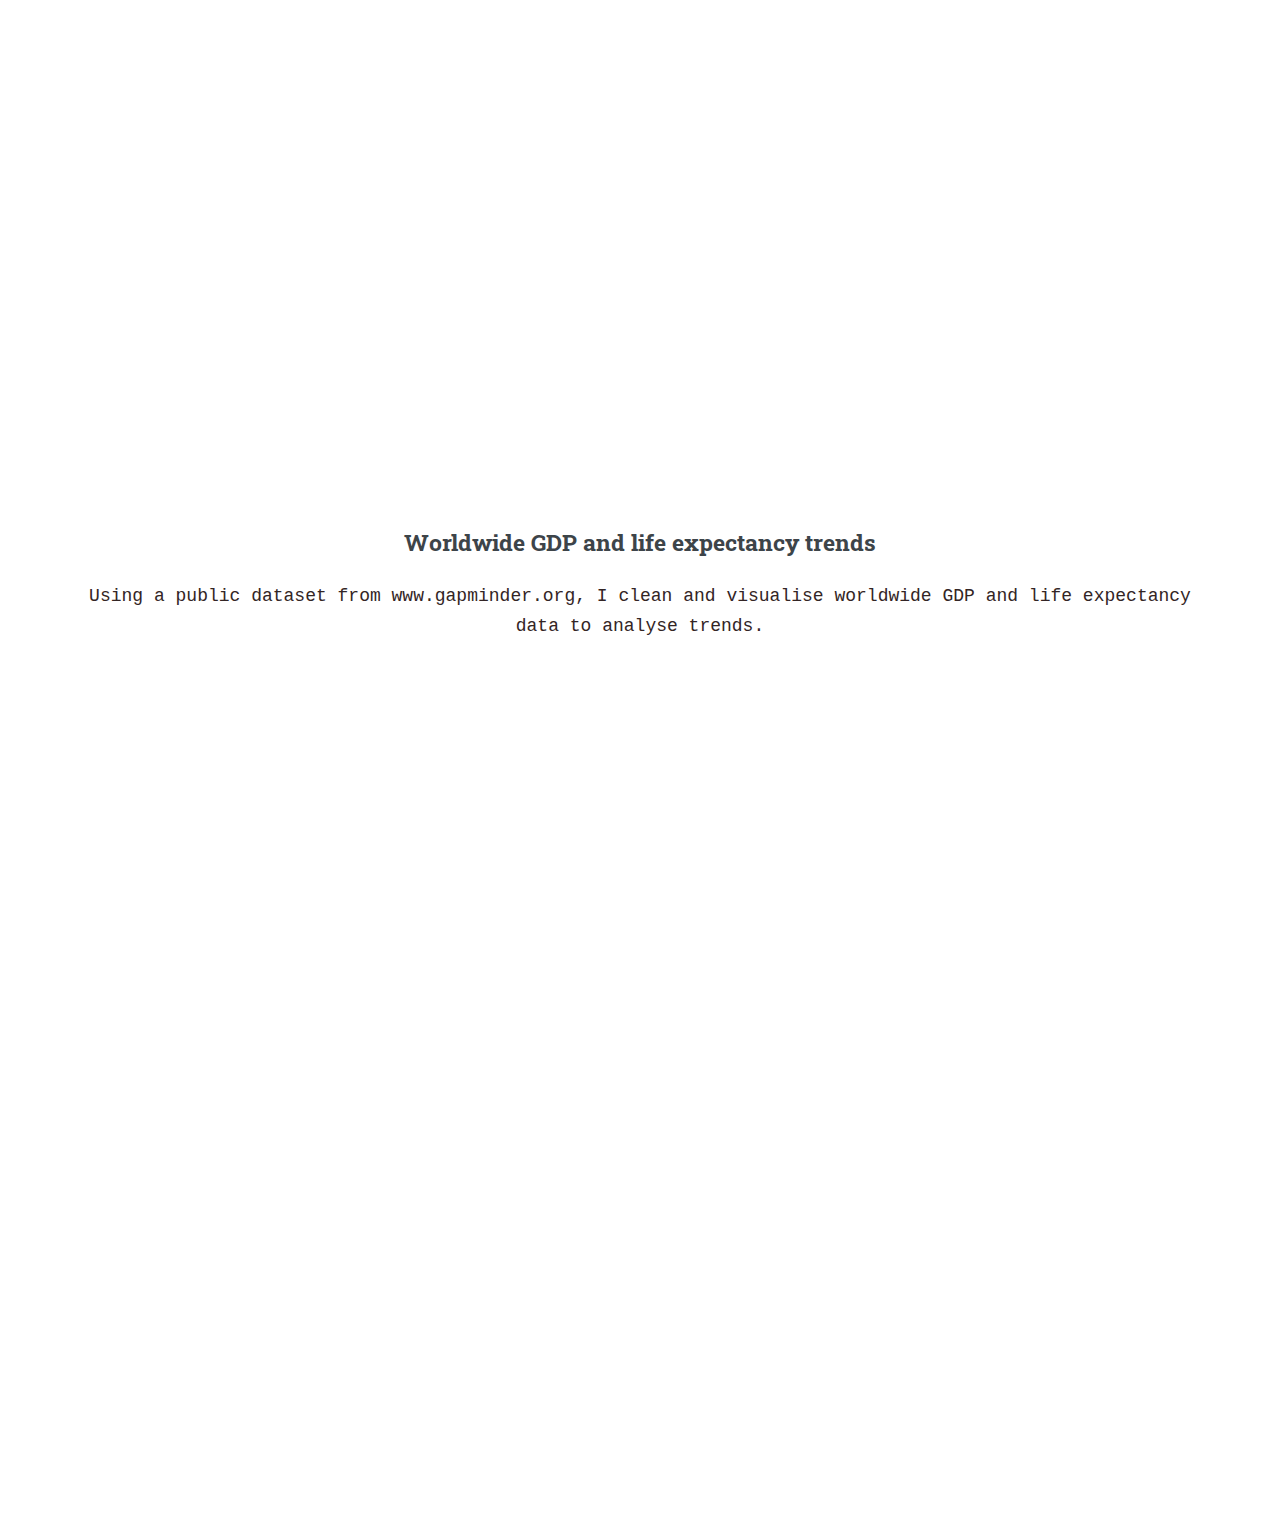
<file: Power BI visuals.html>
<!DOCTYPE HTML>
<!--
	Editorial by HTML5 UP
	html5up.net | @ajlkn
	Free for personal and commercial use under the CCA 3.0 license (html5up.net/license)
-->
<html>
	<head>
		<title>bug2(de)bug - Power BI</title>
		<meta charset="utf-8" />
		<meta name="viewport" content="width=device-width, initial-scale=1, user-scalable=no" />
		<link rel="stylesheet" href="assets/css/main.css" />
		<style>
img {
  max-width: 100%;
  height: auto;
}
</style>
	</head>
	<body class="is-preload">

		<!-- Wrapper -->
			<div id="wrapper">

				<!-- Main -->
					<div id="main">
						<div class="inner">
							<head>
								<style>
								h3 {text-align: center;}
								p {text-align: center;}
								div {text-align: center;}
								</style>
								</head>
								<body>
							<!-- Header -->
							<header id="header">
								<a href="index.html" class="logo"><img src="images\bug to debug text.png" alt="" /></a>
								<ul class="icons">
									<li><a href="https://www.linkedin.com/in/jack-murray-7534131b3/" class="icon brands fa-linkedin"><span class="label">Linkedin</span></a></li>
									<li><a href="https://github.com/jackv-murray" class="icon brands fa-github"><span class="label">Github</span></a></li>
									<li><a href="https://www.kaggle.com/jackmurray94" class="icon brands fa-kaggle"><span class="label">Kaggle</span></a></li>
									
								</ul>
							</header>

							<!-- Content -->
								<section>
									<header class="main">
										<h1>Power BI</h1>
									</header>
                                </section>
                                <span class="image"><img src="images\power bi.png" alt="" /></span>
                                <p>To add to my data analysis repertoire, I started learning Power BI. Below are my created visuals/dashboards. All data that is shown is either fictional or from publicly available data sets. For the best viewing experience, open the webpage on a full-screen monitor or zoom in, as not all visuals are optimised for mobile (just yet!).</p>
                                <section>
                                    <h3>Global company sales</h3>
                                    

									<p>My first ever Power BI visual, with the scenario based on fictional data regarding global company sales. I used DAX functions to create yearly breakdowns and added measures to work out total and average sales. Shown are various summary visuals with slicers for filtering. Navigation buttons are included to the different pages of the report for a more in-depth look.</p>
                                    <iframe title="First visual - Power BI" width=100% height="850" src="https://app.powerbi.com/view?r=eyJrIjoiMzk3NTQxZDAtMGMwZS00NmRiLWExYTktNWRkYmFkZGUyOTlkIiwidCI6IjYyZTFmMzc2LWQzYzMtNDg0My1iMTY0LTgzZTU4NjgwN2Q2MiJ9" frameborder="0" allowFullScreen="true"></iframe>
								
								</section>
									<h3>Worldwide GDP and life expectancy trends</h3>
                                    

									<p>Using a public dataset from www.gapminder.org, I clean and visualise worldwide GDP and life expectancy data to analyse trends.</p>
                                    <iframe title="First visual - Power BI" width=100% height="850" src="https://app.powerbi.com/view?r=eyJrIjoiNzg2YTM4ODQtMGQ3MC00NzY1LTgwZWEtNDlhYjQzMGNlMGI5IiwidCI6IjYyZTFmMzc2LWQzYzMtNDg0My1iMTY0LTgzZTU4NjgwN2Q2MiJ9" frameborder="0" allowFullScreen="true"></iframe>
								
								</section>


						</div>
					</div>

					<!-- Sidebar -->
					<div id="sidebar">
						<div class="inner">

							

							<!-- Menu -->
								<nav id="menu">
									<header class="major">
										<h2>Menu</h2>
									</header>
									<ul>
										<li><a href="index.html">Homepage</a></li>
										<li><a href="about me.html">About me</a></li>
										<li>
											<span class="opener">Projects</span>
											<ul>
												<li><a href="Python projects.html">Python</a></li>
												<li><a href="SQL projects.html">SQL</a></li>
												<li><a href="Tableau.html">Tableau</a></li>
												<li><a href="Power BI visuals.html">Power BI</a></li>
											</ul>
										</li>
										
								</nav>

						<!-- Section -->
						<section>
							<header class="major">
								<h2>Check these out!</h2>
							</header>
							<div class="mini-posts">
								<article>
									<a href="https://github.com/jackv-murray/Data-science-portfolio/blob/main/python_projects/building%20spam%20filter%20naive%20bayes%20-%20stats.ipynb" class="image"><img src="images\naive bayes.png" alt="" /></a>
									<p>Applying probability concepts such as Bayes' theorem to build an algorithm to classify messages as spam or non-spam.
									</p>
								</article>
								<article>
									<a href="https://github.com/jackv-murray/Data-science-portfolio/blob/main/python_projects/popular%20data%20science%20qs%20-%20intermediate.ipynb" class="image"><img src="images\pop data science qs.png" alt="" /></a>
									<p>Using python to investigate popular data science topics, using post data from StackExchange. Seaborn visuals, tracking interest over time, public database querying!
									</p>
								</article>
							</div>
						</section>

							<!-- Section -->
								<section>
									<header class="major">
										<h2>Get in touch</h2>
									</header>
									<p>If you'd like to get in contact with me, please see below. I welcome any feedback and I can provide CVs for interested recruiters.</p>
									<ul class="contact">
										<li class="icon solid fa-envelope"><a href="#">jacklfdgd@gmail.com</a></li>
										
									</ul>
								</section>

							<!-- Footer -->
								<footer id="footer">
									<p class="copyright">&copy; Jack Murray 2022. All rights reserved</a>.</p>
								</footer>

						</div>
					</div>

			</div>


		<!-- Scripts -->
			<script src="assets/js/jquery.min.js"></script>
			<script src="assets/js/browser.min.js"></script>
			<script src="assets/js/breakpoints.min.js"></script>
			<script src="assets/js/util.js"></script>
			<script src="assets/js/main.js"></script>

	</body>
</html>
</file>
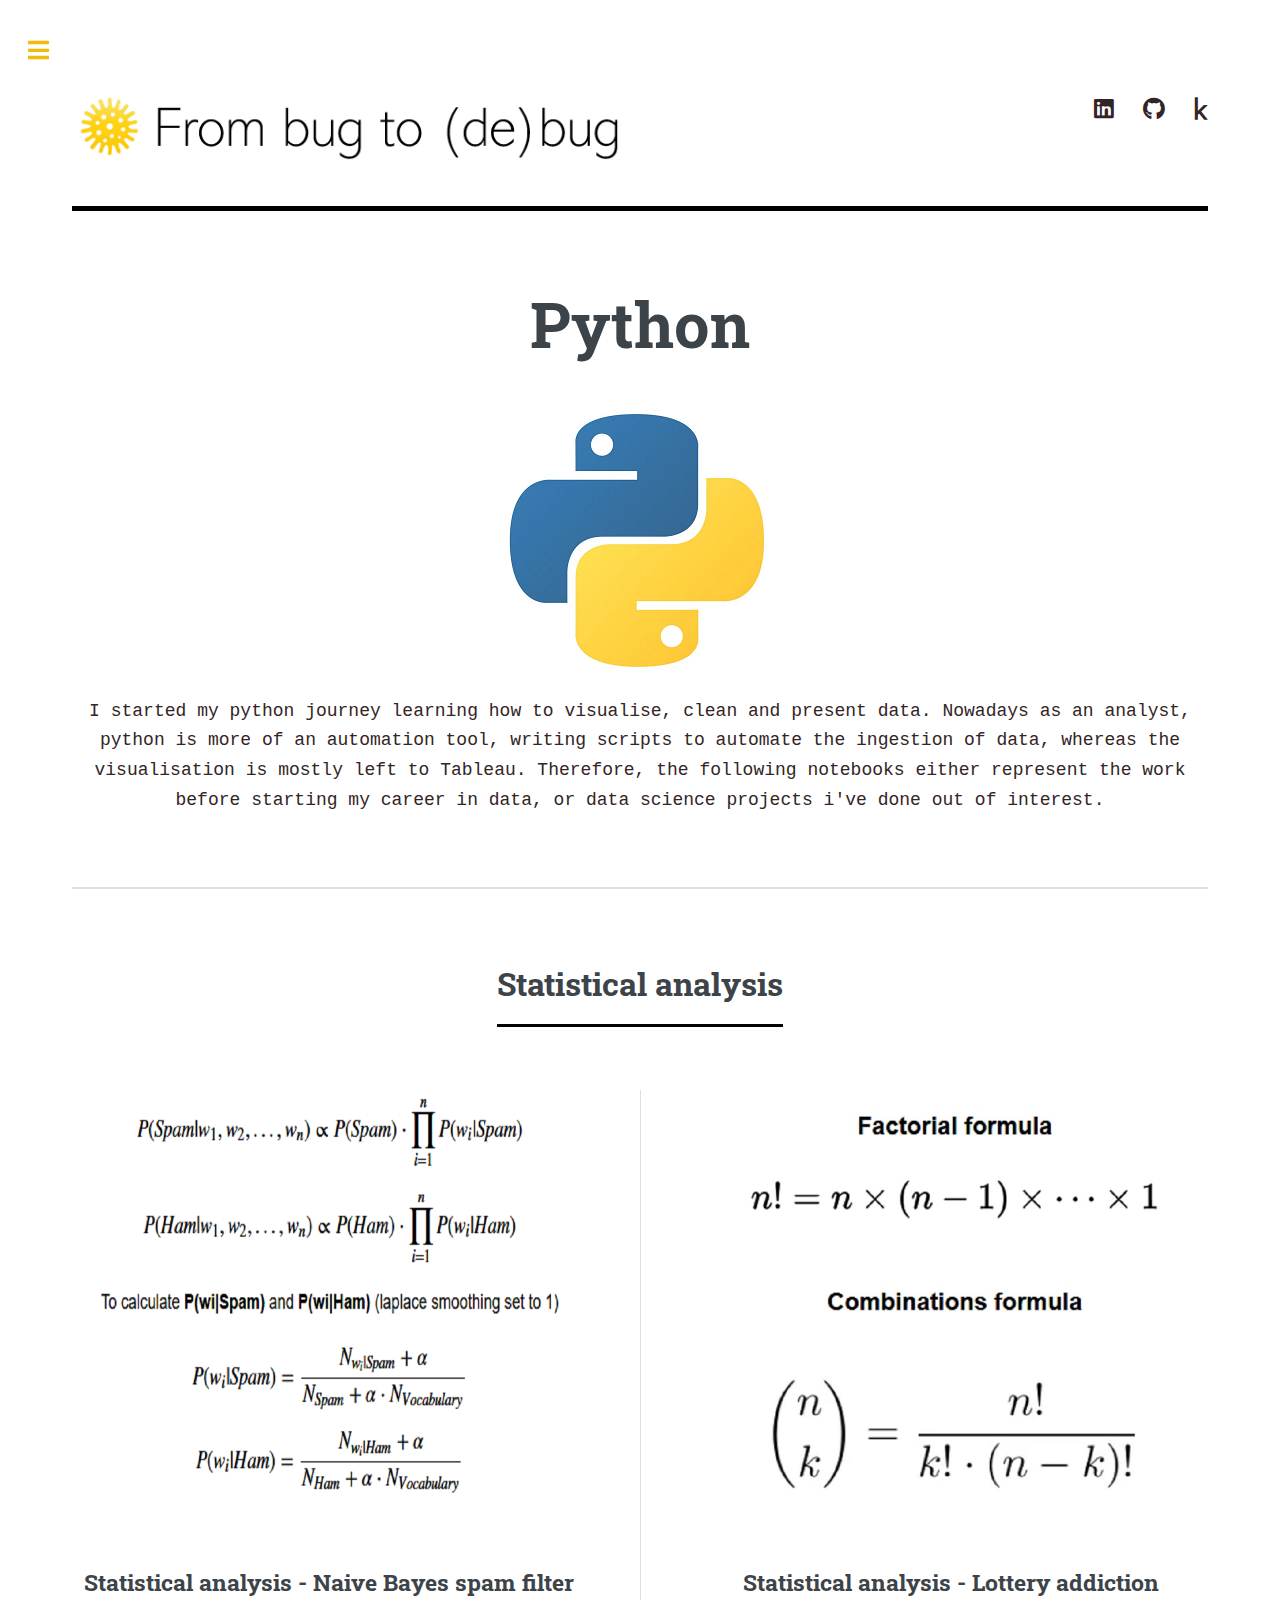
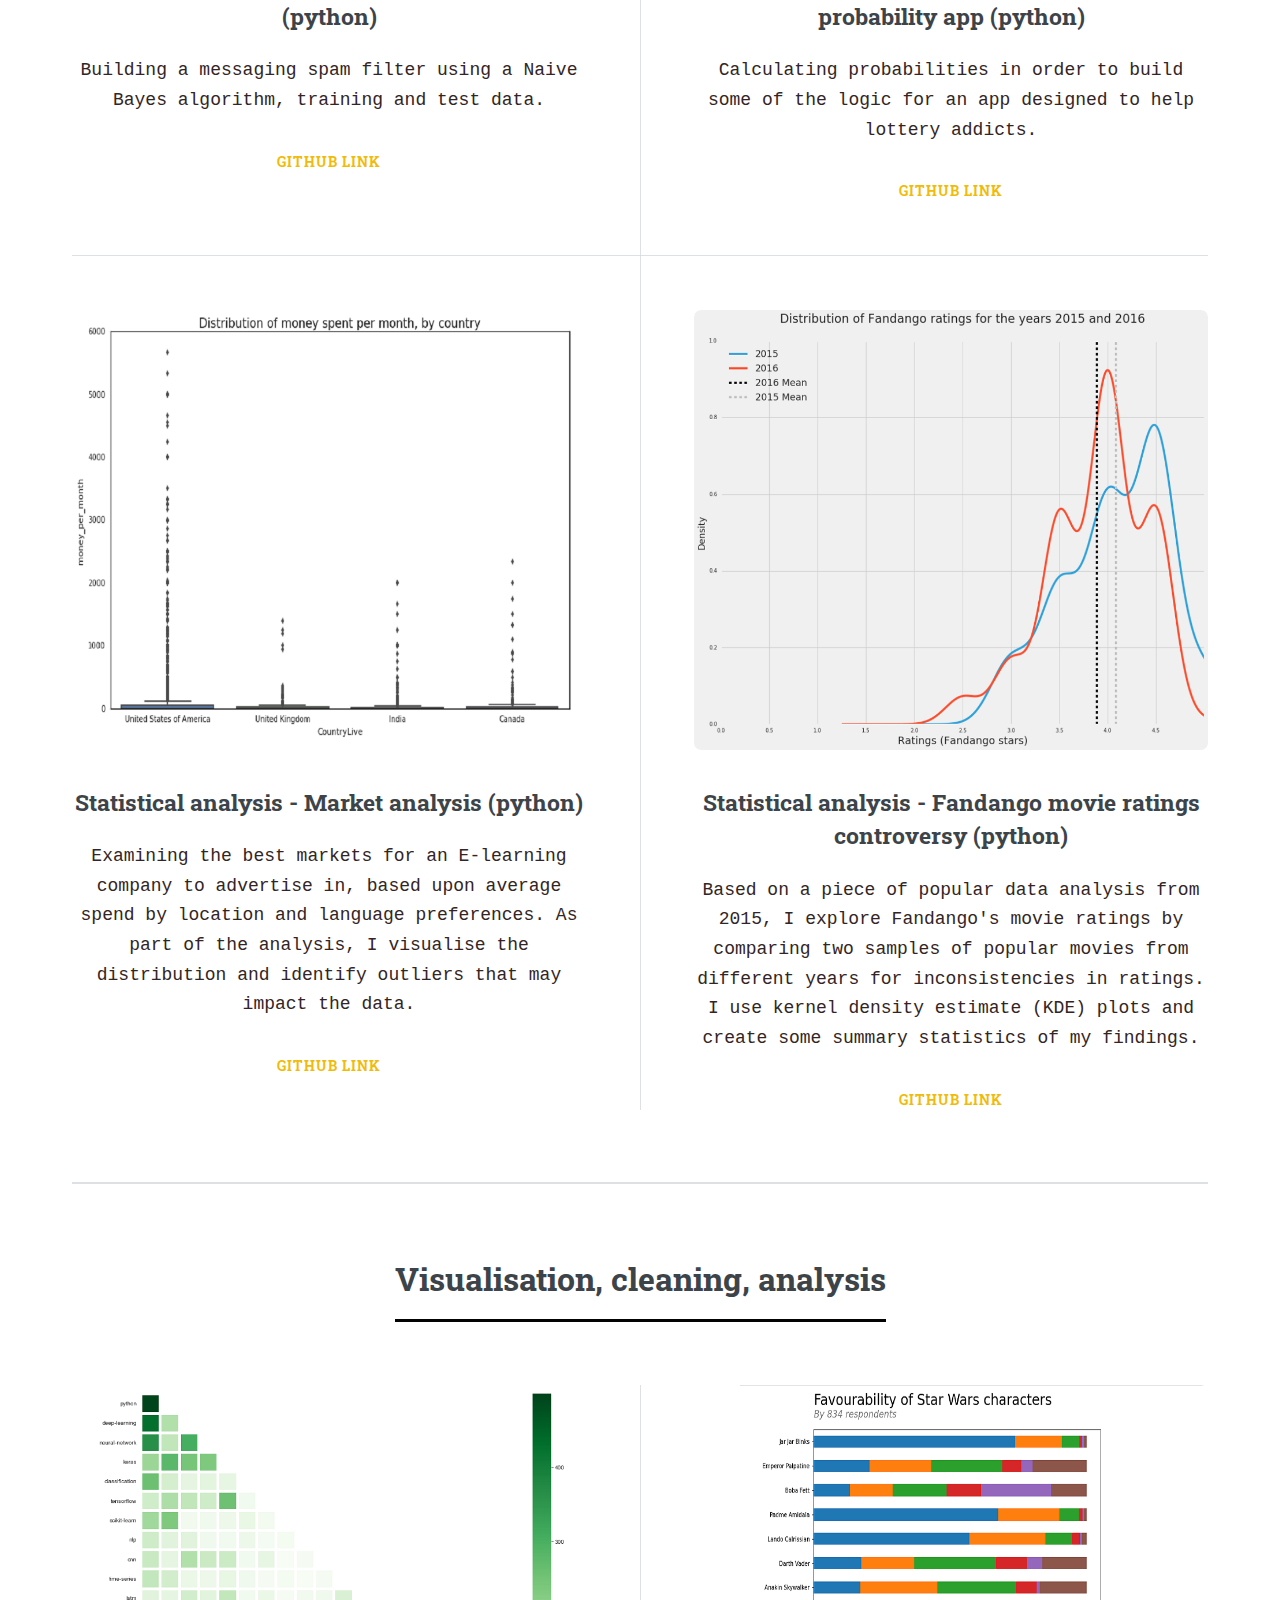
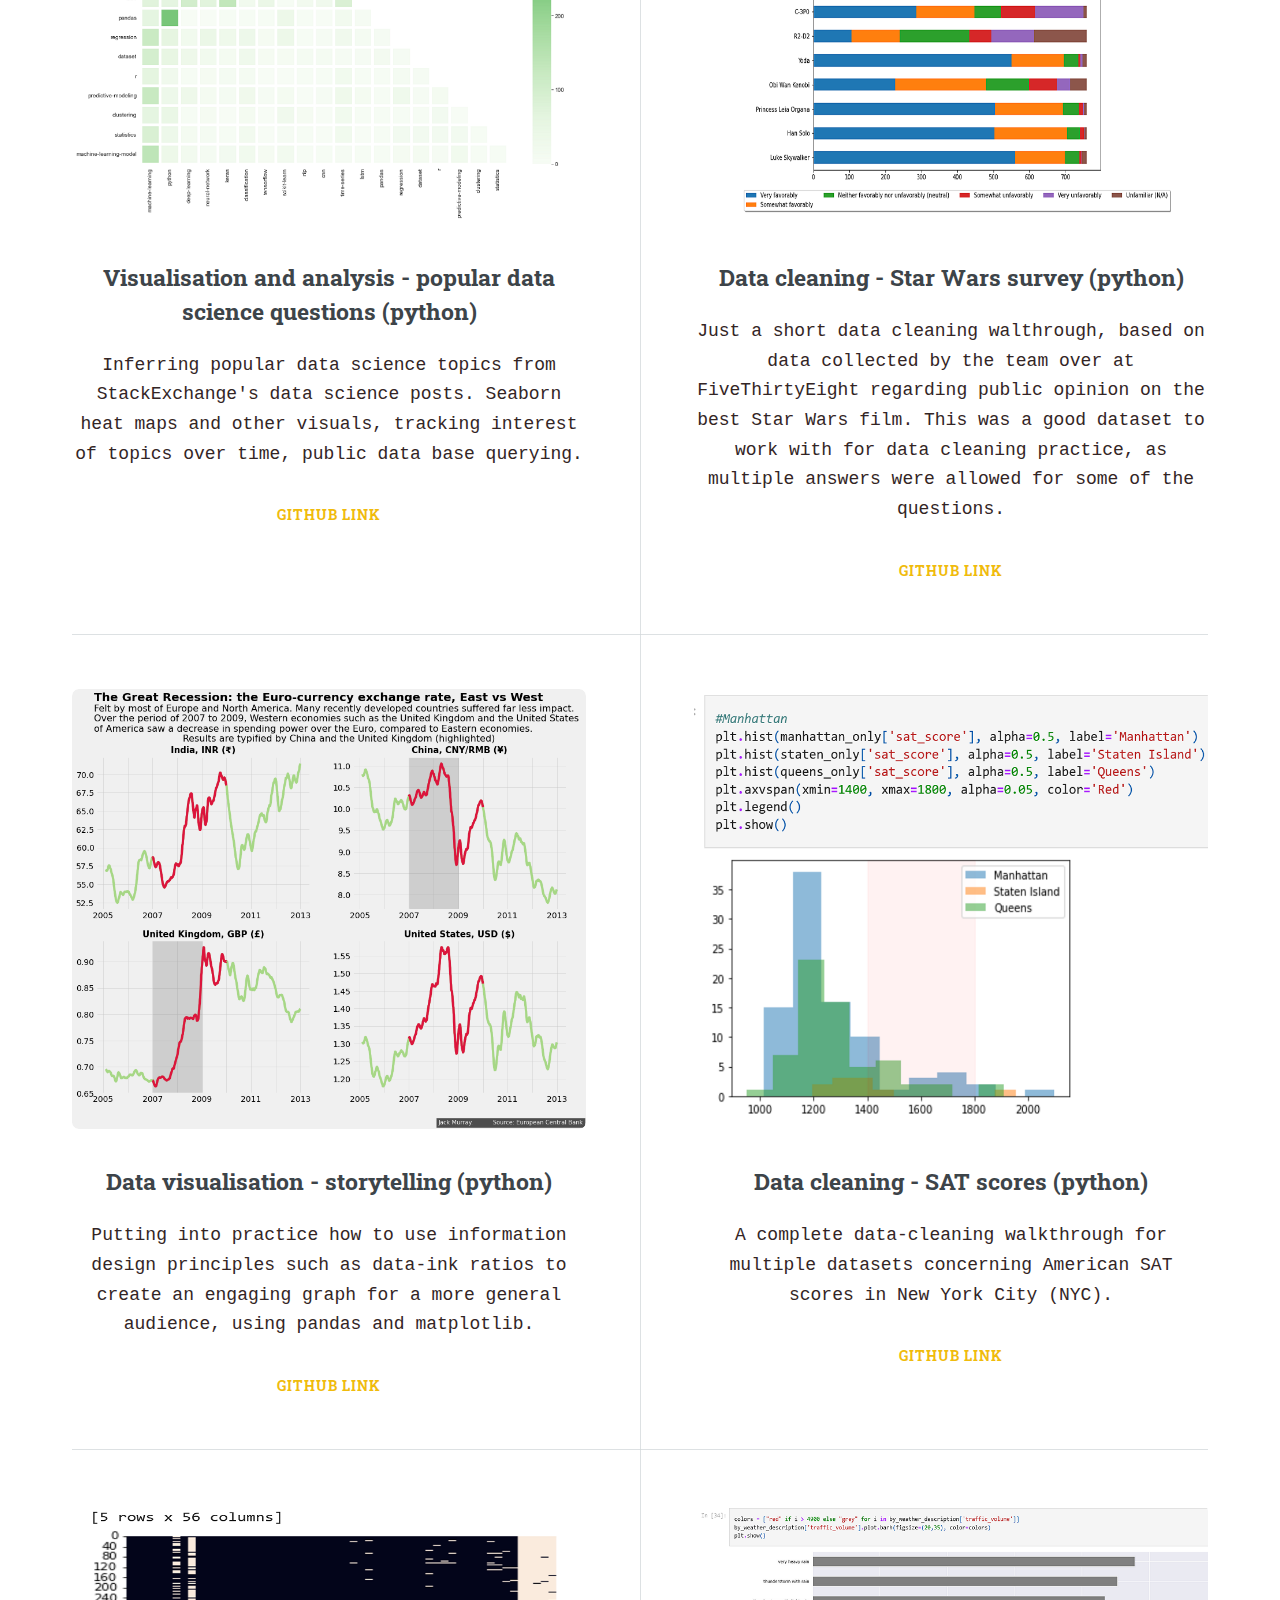
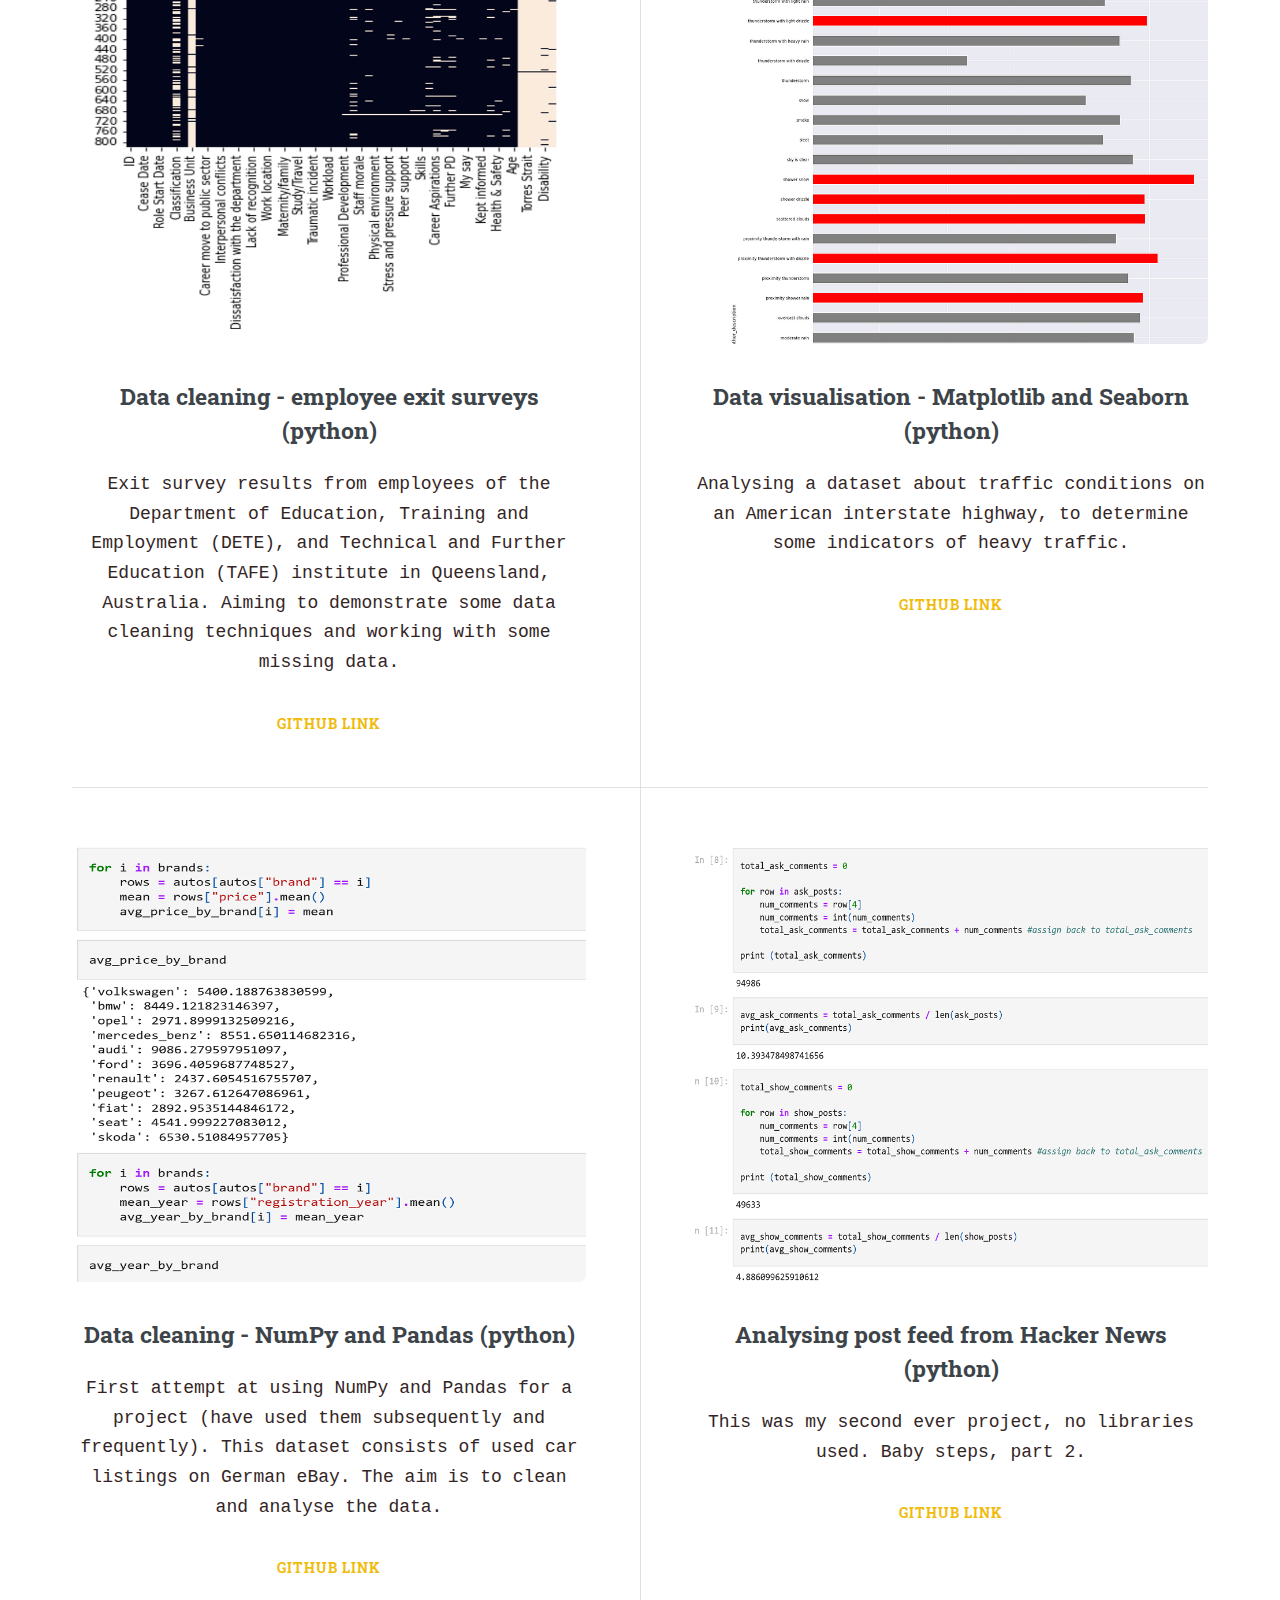
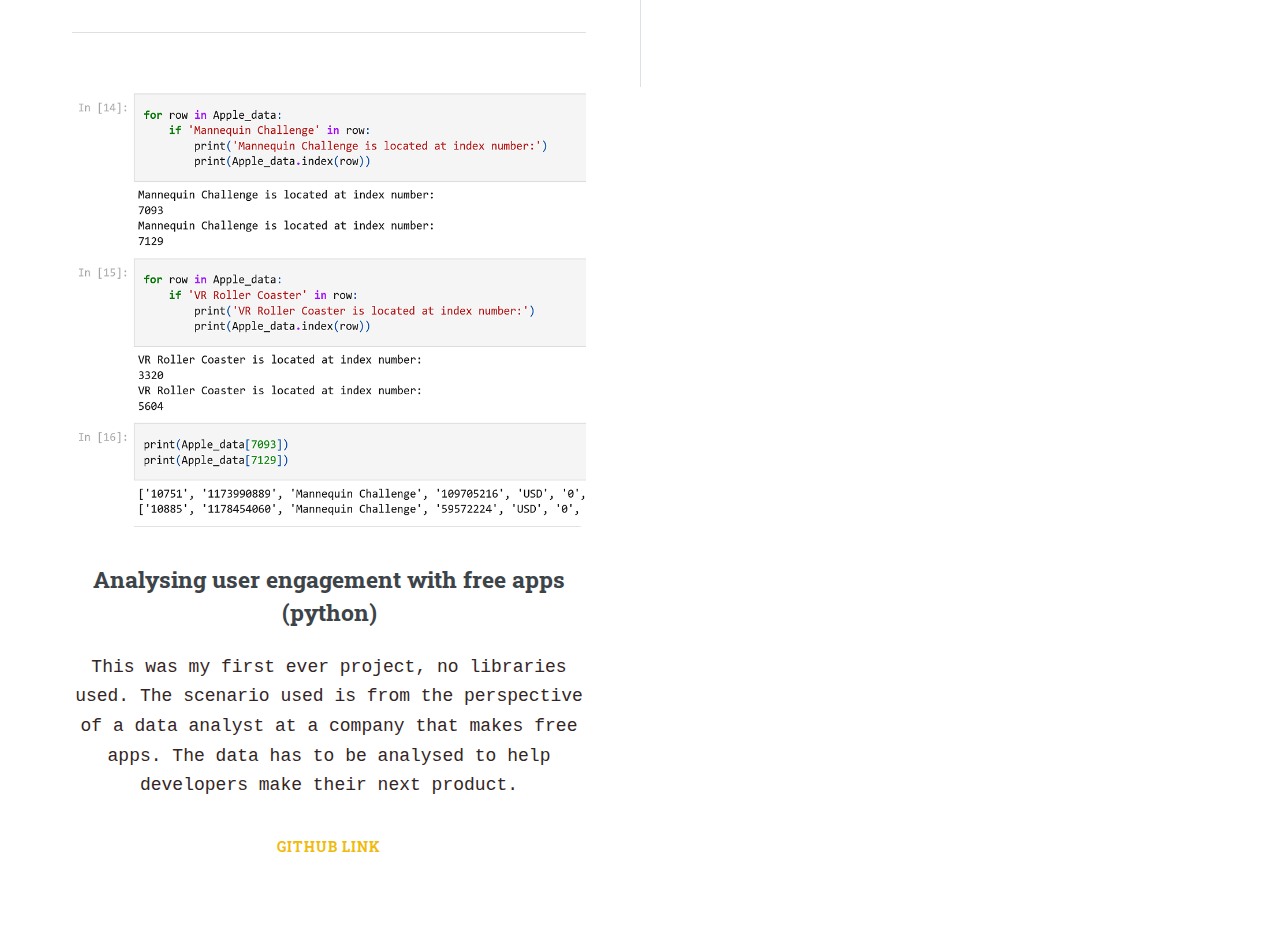
<file: Python projects.html>
<!DOCTYPE HTML>
<!--
	Editorial by HTML5 UP
	html5up.net | @ajlkn
	Free for personal and commercial use under the CCA 3.0 license (html5up.net/license)
-->
<html>
	<head>
		<title>bug2(de)bug - Python projects</title>
		<meta charset="utf-8" />
		<meta name="viewport" content="width=device-width, initial-scale=1, user-scalable=no" />
		<link rel="stylesheet" href="assets/css/main.css" />
		<style>
img {
  max-width: 100%;
  height: auto;
}
</style>
	</head>
	<head>
											<style>
												.center {
												  display: flex;
												  justify-content: center;
												  align-items: center;
												  height: 20px;
												
												}
												</style>
												</head>
												<body>
											</head>
	<body class="is-preload">

		<!-- Wrapper -->
			<div id="wrapper">

				<!-- Main -->
					<div id="main">
						<div class="inner">

							<!-- Header -->
							<header id="header">
								<a href="index.html" class="logo"><img src="images\bug to debug text.png" alt="" /></a>
								<ul class="icons">
									<li><a href="https://www.linkedin.com/in/jack-murray-7534131b3/" class="icon brands fa-linkedin"><span class="label">Linkedin</span></a></li>
									<li><a href="https://github.com/jackv-murray" class="icon brands fa-github"><span class="label">Github</span></a></li>
									<li><a href="https://www.kaggle.com/jackmurray94" class="icon brands fa-kaggle"><span class="label">Kaggle</span></a></li>
									
								</ul>
							</header>

							<!-- Content -->
								<section>
									<header class="main">
										<h1>Python</h1>
										<head>
											<style>
											h3 {text-align: center;}
											p {text-align: center;}
											div {text-align: center;}
											</style>
											</head>
											<body>
									</header>

									<span class="image"><img src="images\python image.png" alt="" /></span>

									<p> I started my python journey learning how to visualise, clean and present data. Nowadays as an analyst,
										python is more of an automation tool, writing scripts to automate the ingestion of data, whereas the visualisation is mostly left to Tableau.
										Therefore, the following notebooks either represent the work before starting my career in data, or data science projects i've done out of interest. 
									</p>
									
								</section>

									
<!-- Section -->
<section>
	<header class="major">
		<h2>Statistical analysis</h2>
	</header>
	<div class="posts">
		<article>
			<a class="image"><img src="images\naive bayes.png" alt="" /></a>
			<h3>Statistical analysis - Naive Bayes spam filter (python)</h3>
			<p>Building a messaging spam filter using a Naive Bayes algorithm, training and test data.</p>
			<div class="center">
				<a href="https://github.com/jackv-murray/Data-science-portfolio/blob/main/python_projects/building%20spam%20filter%20naive%20bayes%20-%20stats.ipynb" class="button">Github link</a></li>
			</div>
		</article>
		<article>
			<a class="image"><img src="images\lottery app.jpg" alt="" /></a>
			<h3>Statistical analysis - Lottery addiction probability app (python)</h3>
			<p>Calculating probabilities in order to build some of the logic for an app designed to help lottery addicts.</p>
			<div class="center">
				<a href="https://github.com/jackv-murray/Data-science-portfolio/blob/main/python_projects/lottery%20app%20-%20stats.ipynb" class="button">Github link</a></li>
			</div>
		</article>	
		<article>
			<a class="image"><img src="images\best market advertise.png" alt="" /></a>
			<h3>Statistical analysis - Market analysis (python)</h3>
			<p>Examining the best markets for an E-learning company to advertise in, based upon average spend by location and language preferences. As part of the analysis, I visualise the distribution and identify outliers that may impact the data.</p>
			<div class="center">
				<a href="https://github.com/jackv-murray/Data-science-portfolio/blob/main/python_projects/finding%20best%20markets%20-%20stats.ipynb" class="button">Github link</a></li>
			</div>
		</article>	
		<article>
			<a class="image"><img src="images\stat 1 project.png" alt="" /></a>
			<h3>Statistical analysis - Fandango movie ratings controversy (python)</h3>
			<p>Based on a piece of popular data analysis from 2015, I explore Fandango's movie ratings by comparing two samples of popular movies from different years for inconsistencies in ratings. I use kernel density estimate (KDE) plots and create some summary statistics of my findings.</p>
			<div class="center">
				<a href="https://github.com/jackv-murray/Data-science-portfolio/blob/main/python_projects/fandango%20movie%20ratings%20analysis%20(intermediate).ipynb" class="button">Github link</a></li>
			</div>
		</article>								
	</section>								
									
									
									
<!-- Section -->
<section>
	<header class="major">
		<h2>Visualisation, cleaning, analysis</h2>
	</header>
	<div class="posts">
		<article>
			<a class="image"><img src="images\pop data science qs.png" alt="" /></a>
			<h3>Visualisation and analysis - popular data science questions (python)</h3>
			<p>Inferring popular data science topics from StackExchange's data science posts. Seaborn heat maps and other visuals, tracking interest of topics over time, public data base querying.</p>
			<div class="center">
				<a href="https://github.com/jackv-murray/Data-science-portfolio/blob/main/python_projects/popular%20data%20science%20qs%20-%20intermediate.ipynb" class="button">Github link</a></li>
			</div>
		</article>
		<article>
			<a class="image"><img src="images\star wars project img.png" alt="" /></a>
			<h3>Data cleaning - Star Wars survey (python)</h3>
			<p>Just a short data cleaning walthrough, based on data collected by the team over at FiveThirtyEight regarding public opinion on the best Star Wars film.
			 This was a good dataset to work with for data cleaning practice, as multiple answers were allowed for some of the questions. </p>
			<div class="center">
				<a href="https://github.com/jackv-murray/Data-science-portfolio/blob/main/python_projects/star-wars-survey-clean-analyse-intermediate.ipynb" class="button">Github link</a></li>
			</div>
		</article>
		<article>
			<a class="image"><img src="images\storytelling img.png" alt="" /></a>
			<h3>Data visualisation - storytelling (python)</h3>
			<p>Putting into practice how to use information design principles such as data-ink ratios to create an engaging graph for a more general audience, using pandas and matplotlib.

			</p>
			<div class="center">
				<a href="https://github.com/jackv-murray/Data-science-portfolio/blob/main/python_projects/storytelling-data-visualisation-intermediate.ipynb" class="button">Github link</a></li>
			</div>
		</article>
		<article>
			<a class="image"><img src="images\sat scores img 2.png" alt="" /></a>
			<h3>Data cleaning - SAT scores (python)</h3>
			<p>A complete data-cleaning walkthrough for multiple datasets concerning American SAT scores in New York City (NYC). </p>
			<div class="center">
				<a href="https://github.com/jackv-murray/Data-science-portfolio/blob/main/python_projects/sat-scores-5-datasets-project-intermediate.ipynb" class="button">Github link</a></li>
			</div>
		</article>
		<article>
			<a class="image"><img src="images\employee img.png" alt="" /></a>
			<h3>Data cleaning - employee exit surveys (python)</h3>
			<p>Exit survey results from employees of the Department of Education, Training and Employment
				 (DETE), and Technical and Further Education (TAFE) institute in Queensland, Australia. Aiming to demonstrate
				some data cleaning techniques and working with some missing data.</p> 
			<div class="center">
				<a href="https://github.com/jackv-murray/Data-science-portfolio/blob/main/python_projects/data-cleaning-employee-surveys-intermediate.ipynb" class="button">Github link</a></li>
			</div>
		</article>
		<article>
			<a class="image"><img src="images\seaborn img.png" alt="" /></a>
			<h3>Data visualisation - Matplotlib and Seaborn (python)</h3>
			<p>Analysing a dataset about traffic conditions on an American interstate highway, to determine 
				some indicators of heavy traffic.</p> 
			<div class="center">
				<a href="https://github.com/jackv-murray/Data-science-portfolio/blob/main/python_projects/matplotlib-and-seaborn-project-intermediate.ipynb" class="button">Github link</a></li>
			</div>
		</article>
		<article>
			<a class="image"><img src="images\pandas numpy img.png" alt="" /></a>
			<h3>Data cleaning - NumPy and Pandas (python)</h3>
			<p>First attempt at using NumPy and Pandas for a project (have used them subsequently and frequently).
				This dataset consists of used car listings on German eBay. The aim is to clean and analyse the data. 
			</p> 
			<div class="center">
				<a href="https://github.com/jackv-murray/Data-science-portfolio/blob/main/python_projects/pandas-and-numpy-project-intermediate.ipynb" class="button">Github link</a></li>
			</div>
		</article>
		<article>
			<a class="image"><img src="images\post feed img.png" alt="" /></a>
			<h3>Analysing post feed from Hacker News (python)</h3>
			<p>This was my second ever project, no libraries used. Baby steps, part 2. 
			</p> 
			<div class="center">
				<a href="https://github.com/jackv-murray/Data-science-portfolio/blob/main/python_projects/analysing-post-feed-project-beginner.ipynb" class="button">Github link</a></li>
			</div>
		</article>
		<article>
			<a class="image"><img src="images\first project img.png" alt="" /></a>
			<h3>Analysing user engagement with free apps (python)</h3>
			<p>This was my first ever project, no libraries used. The scenario used is from the perspective of
				a data analyst at a company that makes free apps. The data has to be analysed to help developers make their next product.
			</p> 
			<div class="center">
				<a href="https://github.com/jackv-murray/Data-science-portfolio/blob/main/python_projects/analysis-of-free-apps-project-beginner.ipynb" class="button">Github link</a></li>
			</div>
		</article>

	</div>
</section>


						</div>
					</div>

					
				<!-- Sidebar -->
				<div id="sidebar">
					<div class="inner">

						

						<!-- Menu -->
							<nav id="menu">
								<header class="major">
									<h2>Menu</h2>
								</header>
								<ul>
									<li><a href="index.html">Homepage</a></li>
									<li><a href="about me.html">About me</a></li>
									<li>
										<span class="opener">Projects</span>
										<ul>
												<li><a href="Python projects.html">Python</a></li>
												<li><a href="SQL projects.html">SQL</a></li>
												<li><a href="Tableau.html">Tableau</a></li>
												<!--<li><a href="Power BI visuals.html">Power BI</a></li> -->
											</ul>
									</li>
									
							</nav>

					<!-- Section -->
						<section>
							<header class="major">
								<h2>Check these out!</h2>
							</header>
							<div class="mini-posts">
								<article>
									<a href="https://github.com/jackv-murray/Data-science-portfolio/blob/main/python_projects/building%20spam%20filter%20naive%20bayes%20-%20stats.ipynb" class="image"><img src="images\naive bayes.png" alt="" /></a>
									<p>Applying probability concepts such as Bayes' theorem to build an algorithm to classify messages as spam or non-spam.
									</p>
								</article>
								<article>
									<a href="https://github.com/jackv-murray/Data-science-portfolio/blob/main/python_projects/popular%20data%20science%20qs%20-%20intermediate.ipynb" class="image"><img src="images\pop data science qs.png" alt="" /></a>
									<p>Using python to investigate popular data science topics, using post data from StackExchange. Seaborn visuals, tracking interest over time, public database querying!
									</p>
								</article>
							</div>
						</section>

						<!-- Section -->
							<section>
								<header class="major">
									<h2>Get in touch</h2>
								</header>
								<p>If you'd like to get in contact with me, please see below. I welcome any feedback and I can provide CVs for interested recruiters.</p>
								<ul class="contact">
									<li class="icon solid fa-envelope"><a href="#">jacklfdgd@gmail.com</a></li>
									
								</ul>
							</section>

						<!-- Footer -->
							<footer id="footer">
								<p class="copyright">&copy; Jack Murray 2022. All rights reserved</a>.</p>
							</footer>

					</div>
				</div>

		</div>

		<!-- Scripts -->
			<script src="assets/js/jquery.min.js"></script>
			<script src="assets/js/browser.min.js"></script>
			<script src="assets/js/breakpoints.min.js"></script>
			<script src="assets/js/util.js"></script>
			<script src="assets/js/main.js"></script>

	</body>
</html>
</file>
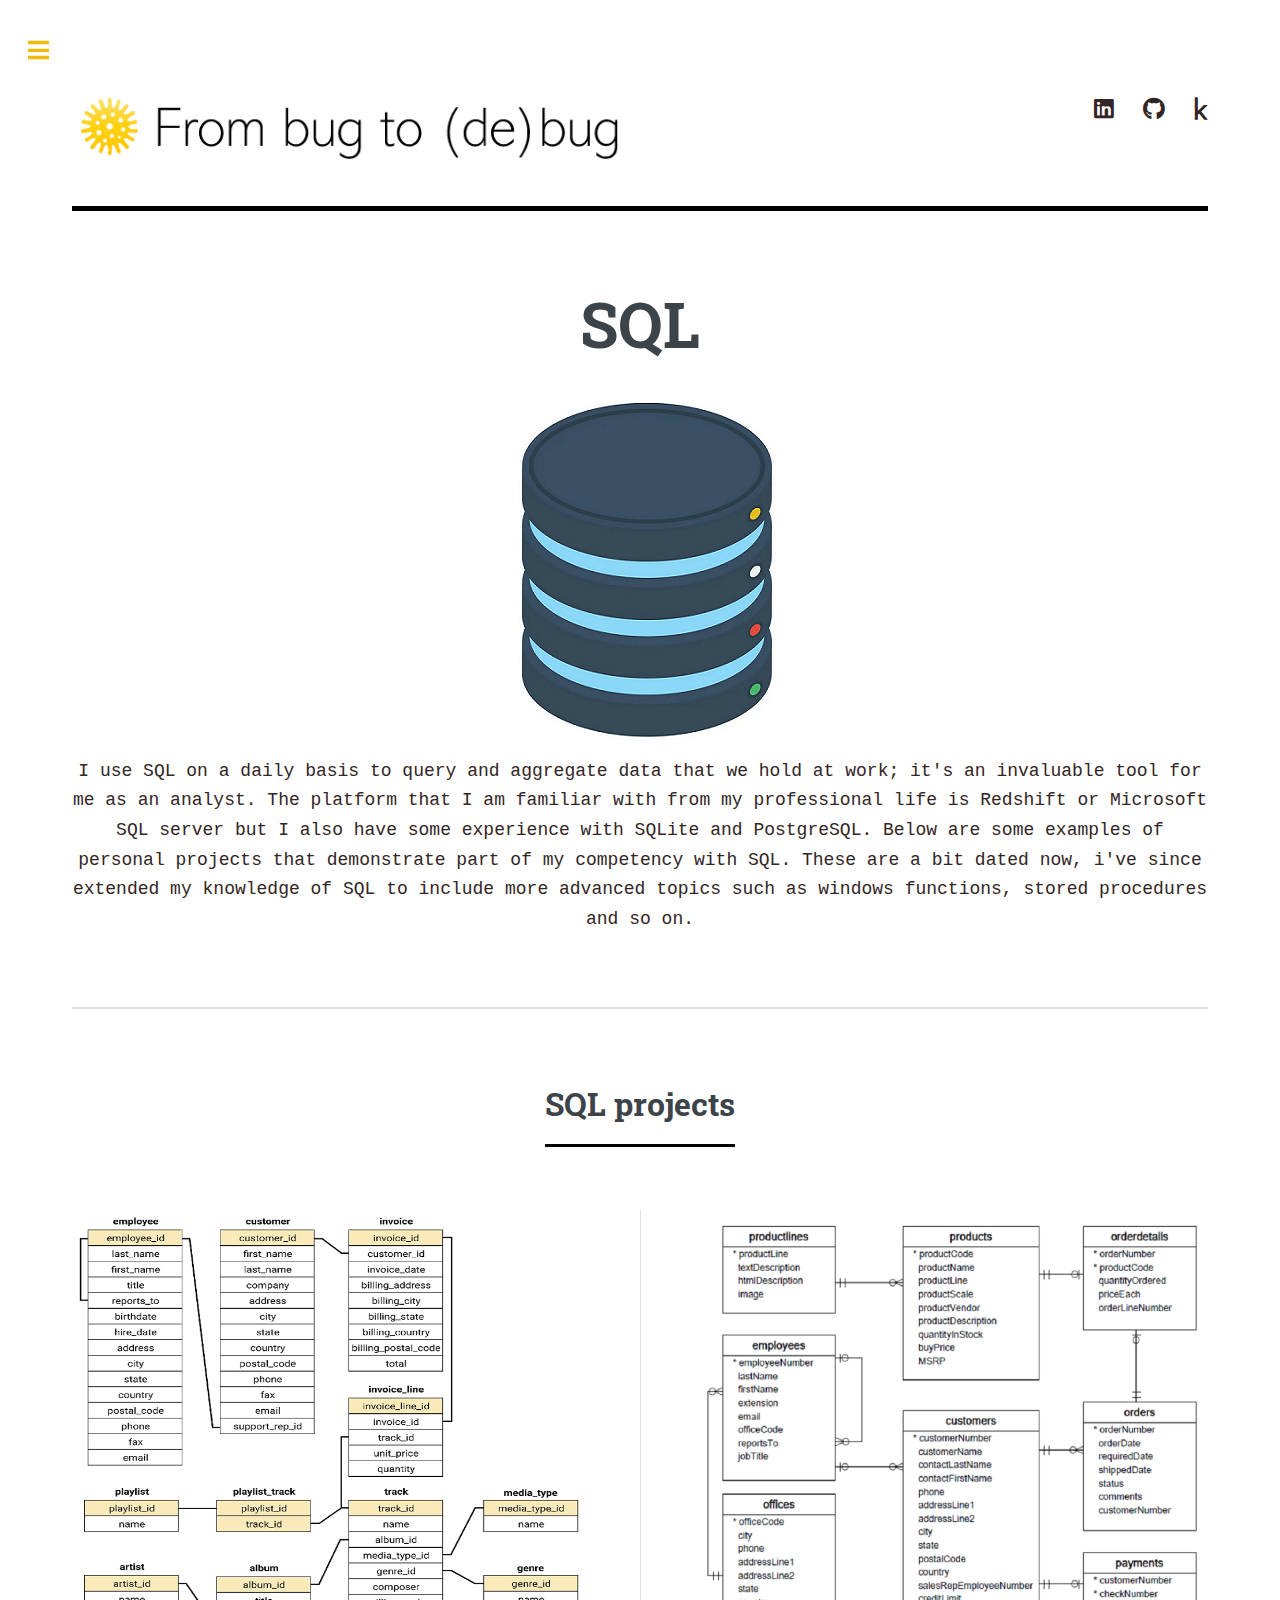
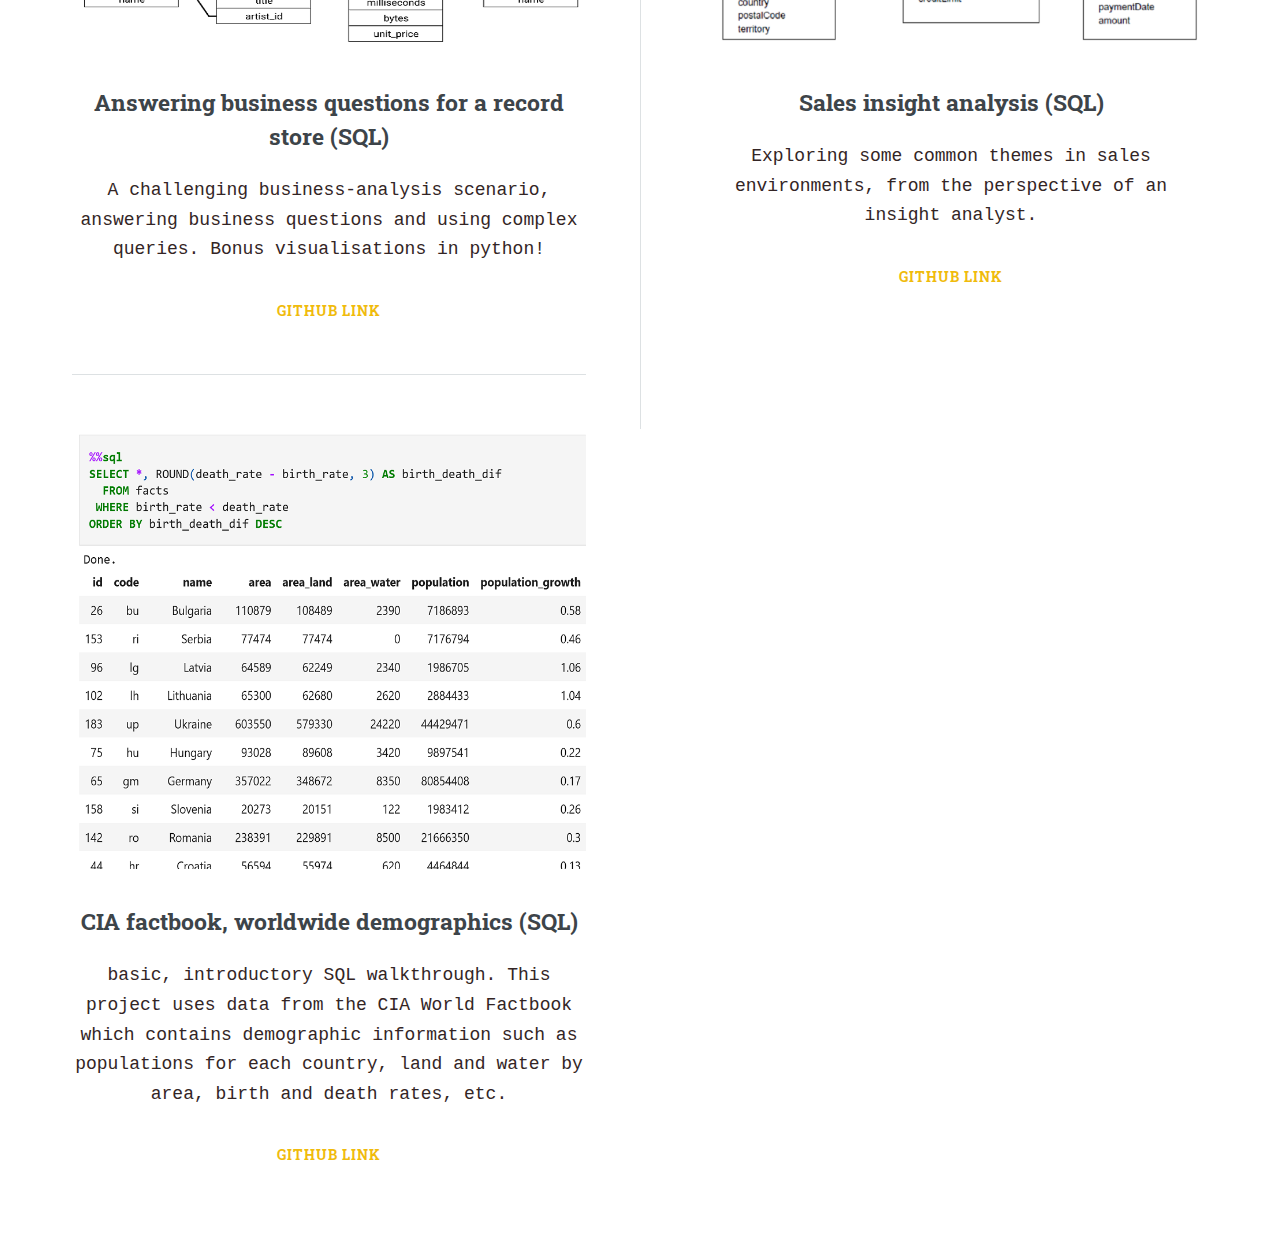
<file: SQL projects.html>
<!DOCTYPE HTML>
<!--
	Editorial by HTML5 UP
	html5up.net | @ajlkn
	Free for personal and commercial use under the CCA 3.0 license (html5up.net/license)
-->
<html>
	<head>
		<title>bug2(de)bug - SQL projects</title>
		<meta charset="utf-8" />
		<meta name="viewport" content="width=device-width, initial-scale=1, user-scalable=no" />
		<link rel="stylesheet" href="assets/css/main.css" />
		<style>
img {
  max-width: 100%;
  height: auto;
}
</style>
	</head>
	
	<head>
											<style>
												.center {
												  display: flex;
												  justify-content: center;
												  align-items: center;
												  height: 20px;
												
												}
												</style>
												</head>
												<body>
											</head>
	<body class="is-preload">

		<!-- Wrapper -->
			<div id="wrapper">

				<!-- Main -->
					<div id="main">
						<div class="inner">

							<!-- Header -->
							<header id="header">
								<a href="index.html" class="logo"><img src="images\bug to debug text.png" alt="" /></a>
								<ul class="icons">
									<li><a href="https://www.linkedin.com/in/jack-murray-7534131b3/" class="icon brands fa-linkedin"><span class="label">Linkedin</span></a></li>
									<li><a href="https://github.com/jackv-murray" class="icon brands fa-github"><span class="label">Github</span></a></li>
									<li><a href="https://www.kaggle.com/jackmurray94" class="icon brands fa-kaggle"><span class="label">Kaggle</span></a></li>
									
								</ul>
							</header>

							<!-- Content -->
								<section>
									<header class="main">
										<h1>SQL</h1>
										<head>
											<style>
											h3 {text-align: center;}
											p {text-align: center;}
											div {text-align: center;}
											</style>
											</head>
											<body>
									</header>

									<span class="image"><img src="images\sql database img.png" alt="" /></span>

									<p>I use SQL on a daily basis to query and aggregate data that we hold at work; it's an invaluable tool for me as an analyst. The platform that I am familiar with from my professional life is Redshift or Microsoft SQL server but I also have some experience with SQLite and PostgreSQL.
									Below are some examples of personal projects that demonstrate part of my competency with SQL. These are a bit dated now, i've since extended my knowledge of SQL to include more advanced
										topics such as windows functions, stored procedures and so on.
									</p>
									
								</section>
<!-- Section -->
<section>
	<header class="major">
		<h2>SQL projects</h2>
	</header>
	<div class="posts">
		<article>
			<a class="image"><img src="images\sql project, business questions.png" alt="" /></a>
			<h3>Answering business questions for a record store (SQL)</h3>
			<p>A challenging business-analysis scenario, answering business questions and using complex queries. Bonus visualisations in python!</p> 
			<div class="center">
				<a href="https://nbviewer.org/github/jackv-murray/Data-science-portfolio/blob/main/sql_projects/SQL%20%232%20-%20Answering%20business%20questions%20for%20record%20store%20sales%20%28intermediate%29.ipynb" class="button">Github link</a></li>
			</div>
		</article>
		<article>
			<a class="image"><img src="images\sql new jul22.png" alt="" /></a>
			<h3>Sales insight analysis (SQL)</h3>
			<p>Exploring some common themes in sales environments, from the perspective of an insight analyst.</p> 
			<div class="center">
				<a href="https://github.com/jackv-murray/Data-science-portfolio/blob/main/sql_projects/SQL%20%233%20-%20quick%20project.ipynb" class="button">Github link</a></li>
			</div>
		</article>
		<article>
			<a class="image"><img src="images\cia sql factbook img.png" alt="" /></a>
			<h3>CIA factbook, worldwide demographics (SQL)</h3>
			<p>basic, introductory SQL walkthrough. This project uses data from the CIA World Factbook which contains demographic information such as populations for each country, land and water by area, birth and death rates, etc.</p> 
			<div class="center">
				<a href="https://github.com/jackv-murray/Data-science-portfolio/blob/main/sql_projects/SQL%20%231%20-%20CIA%20world%20factbook%20data%20(beginner).ipynb" class="button">Github link</a></li>
			</div>
	        </article>
</section>

						</div>
					</div>

					
				<!-- Sidebar -->
				<div id="sidebar">
					<div class="inner">

						

						<!-- Menu -->
							<nav id="menu">
								<header class="major">
									<h2>Menu</h2>
								</header>
								<ul>
									<li><a href="index.html">Homepage</a></li>
									<li><a href="about me.html">About me</a></li>
									<li>
										<span class="opener">Projects</span>
										<ul>
												<li><a href="Python projects.html">Python</a></li>
												<li><a href="SQL projects.html">SQL</a></li>
												<li><a href="Tableau.html">Tableau</a></li>
												<!-- <li><a href="Power BI visuals.html">Power BI</a></li> -->
											</ul>
									</li>
									
							</nav>

						<!-- Section -->
						<section>
							<header class="major">
								<h2>Check these out!</h2>
							</header>
							<div class="mini-posts">
								<article>
									<a href="https://github.com/jackv-murray/Data-science-portfolio/blob/main/python_projects/building%20spam%20filter%20naive%20bayes%20-%20stats.ipynb" class="image"><img src="images\naive bayes.png" alt="" /></a>
									<p>Applying probability concepts such as Bayes' theorem to build an algorithm to classify messages as spam or non-spam.
									</p>
								</article>
								<article>
									<a href="https://github.com/jackv-murray/Data-science-portfolio/blob/main/python_projects/popular%20data%20science%20qs%20-%20intermediate.ipynb" class="image"><img src="images\pop data science qs.png" alt="" /></a>
									<p>Using python to investigate popular data science topics, using post data from StackExchange. Seaborn visuals, tracking interest over time, public database querying!
									</p>
								</article>
							</div>
						</section>
							
						<!-- Section -->
							<section>
								<header class="major">
									<h2>Get in touch</h2>
								</header>
								<p>If you'd like to get in contact with me, please see below. I welcome any feedback and I can provide CVs for interested recruiters.</p>
								<ul class="contact">
									<li class="icon solid fa-envelope"><a href="#">jacklfdgd@gmail.com</a></li>
									
								</ul>
							</section>

					
					
						<!-- Footer -->
							<footer id="footer">
								<p class="copyright">&copy; Jack Murray 2022. All rights reserved</a>.</p>
							</footer>

					</div>
				</div>

		 </div>

		<!-- Scripts -->
			<script src="assets/js/jquery.min.js"></script>
			<script src="assets/js/browser.min.js"></script>
			<script src="assets/js/breakpoints.min.js"></script>
			<script src="assets/js/util.js"></script>
			<script src="assets/js/main.js"></script>

	</body>
</html>
</file>
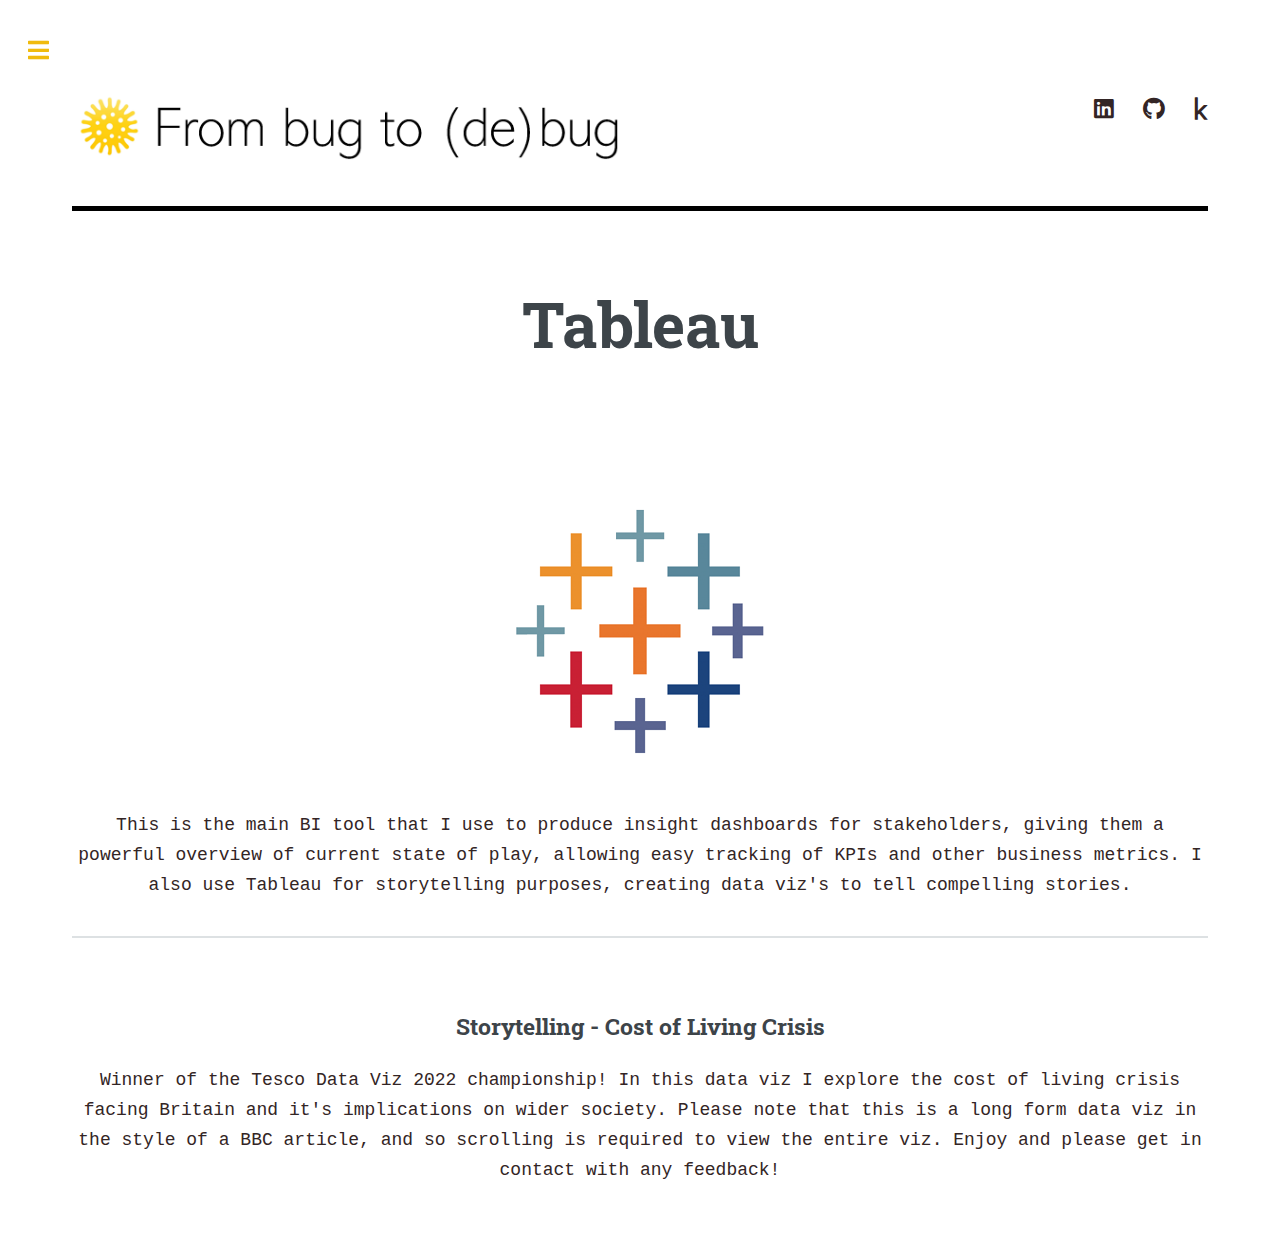
<file: Tableau.html>
<!DOCTYPE HTML>
<!--
	Editorial by HTML5 UP
	html5up.net | @ajlkn
	Free for personal and commercial use under the CCA 3.0 license (html5up.net/license)
-->
<html>
	<head>
		<title>bug2(de)bug - Tableau</title>
		<meta charset="utf-8" />
		<meta name="viewport" content="width=device-width, initial-scale=1, user-scalable=no" />
		<link rel="stylesheet" href="assets/css/main.css" />
		<style>
img {
  max-width: 100%;
  height: auto;
}
</style>
	</head>
	<body class="is-preload">

		<!-- Wrapper -->
			<div id="wrapper">

				<!-- Main -->
					<div id="main">
						<div class="inner">
							<head>
								<style>
								h3 {text-align: center;}
								p {text-align: center;}
								div {text-align: center;}
								</style>
								</head>
								<body>
							<!-- Header -->
							<header id="header">
								<a href="index.html" class="logo"><img src="images\bug to debug text.png" alt="" /></a>
								<ul class="icons">
									<li><a href="https://www.linkedin.com/in/jack-murray-7534131b3/" class="icon brands fa-linkedin"><span class="label">Linkedin</span></a></li>
									<li><a href="https://github.com/jackv-murray" class="icon brands fa-github"><span class="label">Github</span></a></li>
									<li><a href="https://www.kaggle.com/jackmurray94" class="icon brands fa-kaggle"><span class="label">Kaggle</span></a></li>
									
								</ul>
							</header>

							<!-- Content -->
								<section>
									<header class="main">
										<h1>Tableau</h1>
									</header>
                                </section>
                                <span class="image"><img src="images\Tableau-Logo.png" alt="" /></span>
                                <p>This is the main BI tool that I use to produce insight dashboards for stakeholders, giving them a powerful overview of current state of play, allowing easy tracking of KPIs and other business metrics. I also use Tableau for storytelling purposes, creating data viz's to tell compelling stories.</p>
                                <section>
                                    <h3>Storytelling - Cost of Living Crisis</h3>
                                    

									<p>Winner of the Tesco Data Viz 2022 championship! In this data viz I explore the cost of living crisis facing Britain and it's implications on wider society. Please note that this is a long
									form data viz in the style of a BBC article, and so scrolling is required to view the entire viz. Enjoy and please get in contact with any feedback!</p>
					<body>
						<style>
							.tableau-center {
								width: 800px;
								margin-left: auto;
								margin-right: auto;
							}
						</style>
						<div class='tableau-center'>
					<div class='tableauPlaceholder' id='viz1671735692498' style='position: relative'>
							
						<noscript><a href='#'><img alt='Main (2) ' src='https:&#47;&#47;public.tableau.com&#47;static&#47;images&#47;Co&#47;Costoflivingcrisis-foodaffordabilityBritain&#47;Main2&#47;1_rss.png' 
																		    style='border: none' /></a></noscript><object class='tableauViz'  
																		    style='display:none;'><param name='host_url' value='https%3A%2F%2Fpublic.tableau.com%2F' /> 
						<param name='embed_code_version' value='3' /> <param name='site_root' value='' />
						<param name='name' value='Costoflivingcrisis-foodaffordabilityBritain&#47;Main2' />
						<param name='tabs' value='no' /><param name='toolbar' value='yes' />
						<param name='static_image' value='https:&#47;&#47;public.tableau.com&#47;static&#47;images&#47;Co&#47;Costoflivingcrisis-foodaffordabilityBritain&#47;Main2&#47;1.png' /> 
						<param name='animate_transition' value='yes' /><param name='display_static_image' value='yes' />
						<param name='display_spinner' value='yes' /><param name='display_overlay' value='yes' />
						<param name='display_count' value='yes' /><param name='language' value='en-GB' /></object></div>
					<script type='text/javascript'>                    var divElement = document.getElementById('viz1671735692498');                    var vizElement = divElement.getElementsByTagName('object')[0];                    if ( divElement.offsetWidth > 800 ) 
						{ vizElement.style.width='1000px';vizElement.style.height='4627px';} else if ( divElement.offsetWidth > 500 ) 
						{ vizElement.style.width='1000px';vizElement.style.height='4627px';} else { vizElement.style.width='100%';vizElement.style.height='6727px';} 
						var scriptElement = document.createElement('script');                    scriptElement.src = 'https://public.tableau.com/javascripts/api/viz_v1.js';                 
						vizElement.parentNode.insertBefore(scriptElement, vizElement);                </script>


</div>
							</body>
						</div>
					</div>

					<!-- Sidebar -->
					<div id="sidebar">
						<div class="inner">

							

							<!-- Menu -->
								<nav id="menu">
									<header class="major">
										<h2>Menu</h2>
									</header>
									<ul>
										<li><a href="index.html">Homepage</a></li>
										<li><a href="about me.html">About me</a></li>
										<li>
											<span class="opener">Projects</span>
											<ul>
												<li><a href="Python projects.html">Python</a></li>
												<li><a href="SQL projects.html">SQL</a></li>
												<li><a href="Tableau.html">Tableau</a></li>
												<!-- <li><a href="Power BI visuals.html">Power BI</a></li> -->
											</ul>
										</li>
										
								</nav>

						<!-- Section -->
						<section>
							<header class="major">
								<h2>Check these out!</h2>
							</header>
							<div class="mini-posts">
								<article>
									<a href="https://github.com/jackv-murray/Data-science-portfolio/blob/main/python_projects/building%20spam%20filter%20naive%20bayes%20-%20stats.ipynb" class="image"><img src="images\naive bayes.png" alt="" /></a>
									<p>Applying probability concepts such as Bayes' theorem to build an algorithm to classify messages as spam or non-spam.
									</p>
								</article>
								<article>
									<a href="https://github.com/jackv-murray/Data-science-portfolio/blob/main/python_projects/popular%20data%20science%20qs%20-%20intermediate.ipynb" class="image"><img src="images\pop data science qs.png" alt="" /></a>
									<p>Using python to investigate popular data science topics, using post data from StackExchange. Seaborn visuals, tracking interest over time, public database querying!
									</p>
								</article>
							</div>
						</section>

							<!-- Section -->
								<section>
									<header class="major">
										<h2>Get in touch</h2>
									</header>
									<p>If you'd like to get in contact with me, please see below. I welcome any feedback and I can provide CVs for interested recruiters.</p>
									<ul class="contact">
										<li class="icon solid fa-envelope"><a href="#">jacklfdgd@gmail.com</a></li>
										
									</ul>
								</section>

							<!-- Footer -->
								<footer id="footer">
									<p class="copyright">&copy; Jack Murray 2022. All rights reserved</a>.</p>
								</footer>

						</div>
					</div>

			</div>


		<!-- Scripts -->
			<script src="assets/js/jquery.min.js"></script>
			<script src="assets/js/browser.min.js"></script>
			<script src="assets/js/breakpoints.min.js"></script>
			<script src="assets/js/util.js"></script>
			<script src="assets/js/main.js"></script>

	</body>
</html>
</file>
<file: assets/css/main.css>
@import url(fontawesome-all.min.css);
@import url("https://fonts.googleapis.com/css?family=Open+Sans:400,600,400italic,600italic|Roboto+Slab:400,700");
/*
	Editorial by HTML5 UP
	html5up.net | @ajlkn
	Free for personal and commercial use under the CCA 3.0 license (html5up.net/license)
*/
html, body, div, span, applet, object,
iframe, h1, h2, h3, h4, h5, h6, p, blockquote,
pre, a, abbr, acronym, address, big, cite,
code, del, dfn, em, img, ins, kbd, q, s, samp,
small, strike, strong, sub, sup, tt, var, b,
u, i, center, dl, dt, dd, ol, ul, li, fieldset,
form, label, legend, table, caption, tbody,
tfoot, thead, tr, th, td, article, aside,
canvas, details, embed, figure, figcaption,
footer, header, hgroup, menu, nav, output, ruby,
section, summary, time, mark, audio, video {
  margin: 0;
  padding: 0;
  border: 0;
  font-size: 100%;
  font: inherit;
  vertical-align: baseline; }

article, aside, details, figcaption, figure,
footer, header, hgroup, menu, nav, section {
  display: block; }

body {
  line-height: 1; }

ol, ul {
  list-style: none; }

blockquote, q {
  quotes: none; }
  blockquote:before, blockquote:after, q:before, q:after {
    content: '';
    content: none; }

table {
  border-collapse: collapse;
  border-spacing: 0; }

body {
  -webkit-text-size-adjust: none; }

mark {
  background-color: transparent;
  color: inherit; }

input::-moz-focus-inner {
  border: 0;
  padding: 0; }

input, select, textarea {
  -moz-appearance: none;
  -webkit-appearance: none;
  -ms-appearance: none;
  appearance: none; }

/* Basic */
@-ms-viewport {
  width: device-width; }

body {
  -ms-overflow-style: scrollbar; }

@media screen and (max-width: 480px) {
  html, body {
    min-width: 320px; } }

html {
  box-sizing: border-box; }

*, *:before, *:after {
  box-sizing: inherit; }

body {
  background: #ffffff; }
  body.is-preload *, body.is-preload *:before, body.is-preload *:after, body.is-resizing *, body.is-resizing *:before, body.is-resizing *:after {
    -moz-animation: none !important;
    -webkit-animation: none !important;
    -ms-animation: none !important;
    animation: none !important;
    -moz-transition: none !important;
    -webkit-transition: none !important;
    -ms-transition: none !important;
    transition: none !important; }

/* Type */
body, input, select, textarea {
  color: #7f888f;
  font-family: "Open Sans", sans-serif;
  font-size: 13pt;
  font-weight: 400;
  line-height: 1.65; }
  @media screen and (max-width: 1680px) {
    body, input, select, textarea {
      font-size: 11pt; } }
  @media screen and (max-width: 1280px) {
    body, input, select, textarea {
      font-size: 10pt; } }
  @media screen and (max-width: 360px) {
    body, input, select, textarea {
      font-size: 9pt; } }

a {
  -moz-transition: color 0.2s ease-in-out, border-bottom-color 0.2s ease-in-out;
  -webkit-transition: color 0.2s ease-in-out, border-bottom-color 0.2s ease-in-out;
  -ms-transition: color 0.2s ease-in-out, border-bottom-color 0.2s ease-in-out;
  transition: color 0.2s ease-in-out, border-bottom-color 0.2s ease-in-out;
  border-bottom: dotted 1px;
  color: #f0bb0d;
  text-decoration: none; }
  a:hover {
    border-bottom-color: #f0bb0d;
    color: #f0bb0d !important; }
    a:hover strong {
      color: inherit; }

strong, b {
  color: #3d4449;
  font-weight: 600; }

em, i {
  font-style: italic; }

p {
  margin: 0 0 2em 0; }

h1, h2, h3, h4, h5, h6 {
  color: #3d4449;
  font-family: "Roboto Slab", serif;
  font-weight: 700;
  line-height: 1.5;
  margin: 0 0 1em 0; }
  h1 a, h2 a, h3 a, h4 a, h5 a, h6 a {
    color: inherit;
    text-decoration: none;
    border-bottom: 0; }

h1 {
  font-size: 4em;
  margin: 0 0 0.5em 0;
  line-height: 1.3; }

h2 {
  font-size: 1.75em; }

h3 {
  font-size: 1.25em; }

h4 {
  font-size: 1.1em; }

h5 {
  font-size: 0.9em; }

h6 {
  font-size: 0.7em; }

@media screen and (max-width: 1680px) {
  h1 {
    font-size: 3.5em; } }

@media screen and (max-width: 980px) {
  h1 {
    font-size: 3.25em; } }

@media screen and (max-width: 736px) {
  h1 {
    font-size: 2em;
    line-height: 1.4; }
  h2 {
    font-size: 1.5em; } }

sub {
  font-size: 0.8em;
  position: relative;
  top: 0.5em; }

sup {
  font-size: 0.8em;
  position: relative;
  top: -0.5em; }

blockquote {
  border-left: solid 3px rgba(210, 215, 217, 0.75);
  font-style: italic;
  margin: 0 0 2em 0;
  padding: 0.5em 0 0.5em 2em; }

code {
  background: rgba(230, 235, 237, 0.25);
  border-radius: 0.375em;
  border: solid 1px rgba(210, 215, 217, 0.75);
  font-family: "Courier New", monospace;
  font-size: 0.9em;
  margin: 0 0.25em;
  padding: 0.25em 0.65em; }

pre {
  -webkit-overflow-scrolling: touch;
  font-family: "Courier New", monospace;
  font-size: 0.9em;
  margin: 0 0 2em 0; }
  pre code {
    display: block;
    line-height: 1.75;
    padding: 1em 1.5em;
    overflow-x: auto; }

hr {
  border: 0;
  border-bottom: solid 1px rgba(210, 215, 217, 0.75);
  margin: 2em 0; }
  hr.major {
    margin: 3em 0; }

.align-left {
  text-align: left; }

.align-center {
  text-align: center; }

.align-right {
  text-align: right; }

/* Row */
.row {
  display: flex;
  flex-wrap: wrap;
  box-sizing: border-box;
  align-items: stretch; }
  .row > * {
    box-sizing: border-box; }
  .row.gtr-uniform > * > :last-child {
    margin-bottom: 0; }
  .row.aln-left {
    justify-content: flex-start; }
  .row.aln-center {
    justify-content: center; }
  .row.aln-right {
    justify-content: flex-end; }
  .row.aln-top {
    align-items: flex-start; }
  .row.aln-middle {
    align-items: center; }
  .row.aln-bottom {
    align-items: flex-end; }
  .row > .imp {
    order: -1; }
  .row > .col-1 {
    width: 8.33333%; }
  .row > .off-1 {
    margin-left: 8.33333%; }
  .row > .col-2 {
    width: 16.66667%; }
  .row > .off-2 {
    margin-left: 16.66667%; }
  .row > .col-3 {
    width: 25%; }
  .row > .off-3 {
    margin-left: 25%; }
  .row > .col-4 {
    width: 33.33333%; }
  .row > .off-4 {
    margin-left: 33.33333%; }
  .row > .col-5 {
    width: 41.66667%; }
  .row > .off-5 {
    margin-left: 41.66667%; }
  .row > .col-6 {
    width: 50%; }
  .row > .off-6 {
    margin-left: 50%; }
  .row > .col-7 {
    width: 58.33333%; }
  .row > .off-7 {
    margin-left: 58.33333%; }
  .row > .col-8 {
    width: 66.66667%; }
  .row > .off-8 {
    margin-left: 66.66667%; }
  .row > .col-9 {
    width: 75%; }
  .row > .off-9 {
    margin-left: 75%; }
  .row > .col-10 {
    width: 83.33333%; }
  .row > .off-10 {
    margin-left: 83.33333%; }
  .row > .col-11 {
    width: 91.66667%; }
  .row > .off-11 {
    margin-left: 91.66667%; }
  .row > .col-12 {
    width: 100%; }
  .row > .off-12 {
    margin-left: 100%; }
  .row.gtr-0 {
    margin-top: 0;
    margin-left: 0em; }
    .row.gtr-0 > * {
      padding: 0 0 0 0em; }
    .row.gtr-0.gtr-uniform {
      margin-top: 0em; }
      .row.gtr-0.gtr-uniform > * {
        padding-top: 0em; }
  .row.gtr-25 {
    margin-top: 0;
    margin-left: -0.375em; }
    .row.gtr-25 > * {
      padding: 0 0 0 0.375em; }
    .row.gtr-25.gtr-uniform {
      margin-top: -0.375em; }
      .row.gtr-25.gtr-uniform > * {
        padding-top: 0.375em; }
  .row.gtr-50 {
    margin-top: 0;
    margin-left: -0.75em; }
    .row.gtr-50 > * {
      padding: 0 0 0 0.75em; }
    .row.gtr-50.gtr-uniform {
      margin-top: -0.75em; }
      .row.gtr-50.gtr-uniform > * {
        padding-top: 0.75em; }
  .row {
    margin-top: 0;
    margin-left: -1.5em; }
    .row > * {
      padding: 0 0 0 1.5em; }
    .row.gtr-uniform {
      margin-top: -1.5em; }
      .row.gtr-uniform > * {
        padding-top: 1.5em; }
  .row.gtr-150 {
    margin-top: 0;
    margin-left: -2.25em; }
    .row.gtr-150 > * {
      padding: 0 0 0 2.25em; }
    .row.gtr-150.gtr-uniform {
      margin-top: -2.25em; }
      .row.gtr-150.gtr-uniform > * {
        padding-top: 2.25em; }
  .row.gtr-200 {
    margin-top: 0;
    margin-left: -3em; }
    .row.gtr-200 > * {
      padding: 0 0 0 3em; }
    .row.gtr-200.gtr-uniform {
      margin-top: -3em; }
      .row.gtr-200.gtr-uniform > * {
        padding-top: 3em; }
  @media screen and (max-width: 1680px) {
    .row {
      display: flex;
      flex-wrap: wrap;
      box-sizing: border-box;
      align-items: stretch; }
      .row > * {
        box-sizing: border-box; }
      .row.gtr-uniform > * > :last-child {
        margin-bottom: 0; }
      .row.aln-left {
        justify-content: flex-start; }
      .row.aln-center {
        justify-content: center; }
      .row.aln-right {
        justify-content: flex-end; }
      .row.aln-top {
        align-items: flex-start; }
      .row.aln-middle {
        align-items: center; }
      .row.aln-bottom {
        align-items: flex-end; }
      .row > .imp-xlarge {
        order: -1; }
      .row > .col-1-xlarge {
        width: 8.33333%; }
      .row > .off-1-xlarge {
        margin-left: 8.33333%; }
      .row > .col-2-xlarge {
        width: 16.66667%; }
      .row > .off-2-xlarge {
        margin-left: 16.66667%; }
      .row > .col-3-xlarge {
        width: 25%; }
      .row > .off-3-xlarge {
        margin-left: 25%; }
      .row > .col-4-xlarge {
        width: 33.33333%; }
      .row > .off-4-xlarge {
        margin-left: 33.33333%; }
      .row > .col-5-xlarge {
        width: 41.66667%; }
      .row > .off-5-xlarge {
        margin-left: 41.66667%; }
      .row > .col-6-xlarge {
        width: 50%; }
      .row > .off-6-xlarge {
        margin-left: 50%; }
      .row > .col-7-xlarge {
        width: 58.33333%; }
      .row > .off-7-xlarge {
        margin-left: 58.33333%; }
      .row > .col-8-xlarge {
        width: 66.66667%; }
      .row > .off-8-xlarge {
        margin-left: 66.66667%; }
      .row > .col-9-xlarge {
        width: 75%; }
      .row > .off-9-xlarge {
        margin-left: 75%; }
      .row > .col-10-xlarge {
        width: 83.33333%; }
      .row > .off-10-xlarge {
        margin-left: 83.33333%; }
      .row > .col-11-xlarge {
        width: 91.66667%; }
      .row > .off-11-xlarge {
        margin-left: 91.66667%; }
      .row > .col-12-xlarge {
        width: 100%; }
      .row > .off-12-xlarge {
        margin-left: 100%; }
      .row.gtr-0 {
        margin-top: 0;
        margin-left: 0em; }
        .row.gtr-0 > * {
          padding: 0 0 0 0em; }
        .row.gtr-0.gtr-uniform {
          margin-top: 0em; }
          .row.gtr-0.gtr-uniform > * {
            padding-top: 0em; }
      .row.gtr-25 {
        margin-top: 0;
        margin-left: -0.375em; }
        .row.gtr-25 > * {
          padding: 0 0 0 0.375em; }
        .row.gtr-25.gtr-uniform {
          margin-top: -0.375em; }
          .row.gtr-25.gtr-uniform > * {
            padding-top: 0.375em; }
      .row.gtr-50 {
        margin-top: 0;
        margin-left: -0.75em; }
        .row.gtr-50 > * {
          padding: 0 0 0 0.75em; }
        .row.gtr-50.gtr-uniform {
          margin-top: -0.75em; }
          .row.gtr-50.gtr-uniform > * {
            padding-top: 0.75em; }
      .row {
        margin-top: 0;
        margin-left: -1.5em; }
        .row > * {
          padding: 0 0 0 1.5em; }
        .row.gtr-uniform {
          margin-top: -1.5em; }
          .row.gtr-uniform > * {
            padding-top: 1.5em; }
      .row.gtr-150 {
        margin-top: 0;
        margin-left: -2.25em; }
        .row.gtr-150 > * {
          padding: 0 0 0 2.25em; }
        .row.gtr-150.gtr-uniform {
          margin-top: -2.25em; }
          .row.gtr-150.gtr-uniform > * {
            padding-top: 2.25em; }
      .row.gtr-200 {
        margin-top: 0;
        margin-left: -3em; }
        .row.gtr-200 > * {
          padding: 0 0 0 3em; }
        .row.gtr-200.gtr-uniform {
          margin-top: -3em; }
          .row.gtr-200.gtr-uniform > * {
            padding-top: 3em; } }
  @media screen and (max-width: 1280px) {
    .row {
      display: flex;
      flex-wrap: wrap;
      box-sizing: border-box;
      align-items: stretch; }
      .row > * {
        box-sizing: border-box; }
      .row.gtr-uniform > * > :last-child {
        margin-bottom: 0; }
      .row.aln-left {
        justify-content: flex-start; }
      .row.aln-center {
        justify-content: center; }
      .row.aln-right {
        justify-content: flex-end; }
      .row.aln-top {
        align-items: flex-start; }
      .row.aln-middle {
        align-items: center; }
      .row.aln-bottom {
        align-items: flex-end; }
      .row > .imp-large {
        order: -1; }
      .row > .col-1-large {
        width: 8.33333%; }
      .row > .off-1-large {
        margin-left: 8.33333%; }
      .row > .col-2-large {
        width: 16.66667%; }
      .row > .off-2-large {
        margin-left: 16.66667%; }
      .row > .col-3-large {
        width: 25%; }
      .row > .off-3-large {
        margin-left: 25%; }
      .row > .col-4-large {
        width: 33.33333%; }
      .row > .off-4-large {
        margin-left: 33.33333%; }
      .row > .col-5-large {
        width: 41.66667%; }
      .row > .off-5-large {
        margin-left: 41.66667%; }
      .row > .col-6-large {
        width: 50%; }
      .row > .off-6-large {
        margin-left: 50%; }
      .row > .col-7-large {
        width: 58.33333%; }
      .row > .off-7-large {
        margin-left: 58.33333%; }
      .row > .col-8-large {
        width: 66.66667%; }
      .row > .off-8-large {
        margin-left: 66.66667%; }
      .row > .col-9-large {
        width: 75%; }
      .row > .off-9-large {
        margin-left: 75%; }
      .row > .col-10-large {
        width: 83.33333%; }
      .row > .off-10-large {
        margin-left: 83.33333%; }
      .row > .col-11-large {
        width: 91.66667%; }
      .row > .off-11-large {
        margin-left: 91.66667%; }
      .row > .col-12-large {
        width: 100%; }
      .row > .off-12-large {
        margin-left: 100%; }
      .row.gtr-0 {
        margin-top: 0;
        margin-left: 0em; }
        .row.gtr-0 > * {
          padding: 0 0 0 0em; }
        .row.gtr-0.gtr-uniform {
          margin-top: 0em; }
          .row.gtr-0.gtr-uniform > * {
            padding-top: 0em; }
      .row.gtr-25 {
        margin-top: 0;
        margin-left: -0.375em; }
        .row.gtr-25 > * {
          padding: 0 0 0 0.375em; }
        .row.gtr-25.gtr-uniform {
          margin-top: -0.375em; }
          .row.gtr-25.gtr-uniform > * {
            padding-top: 0.375em; }
      .row.gtr-50 {
        margin-top: 0;
        margin-left: -0.75em; }
        .row.gtr-50 > * {
          padding: 0 0 0 0.75em; }
        .row.gtr-50.gtr-uniform {
          margin-top: -0.75em; }
          .row.gtr-50.gtr-uniform > * {
            padding-top: 0.75em; }
      .row {
        margin-top: 0;
        margin-left: -1.5em; }
        .row > * {
          padding: 0 0 0 1.5em; }
        .row.gtr-uniform {
          margin-top: -1.5em; }
          .row.gtr-uniform > * {
            padding-top: 1.5em; }
      .row.gtr-150 {
        margin-top: 0;
        margin-left: -2.25em; }
        .row.gtr-150 > * {
          padding: 0 0 0 2.25em; }
        .row.gtr-150.gtr-uniform {
          margin-top: -2.25em; }
          .row.gtr-150.gtr-uniform > * {
            padding-top: 2.25em; }
      .row.gtr-200 {
        margin-top: 0;
        margin-left: -3em; }
        .row.gtr-200 > * {
          padding: 0 0 0 3em; }
        .row.gtr-200.gtr-uniform {
          margin-top: -3em; }
          .row.gtr-200.gtr-uniform > * {
            padding-top: 3em; } }
  @media screen and (max-width: 980px) {
    .row {
      display: flex;
      flex-wrap: wrap;
      box-sizing: border-box;
      align-items: stretch; }
      .row > * {
        box-sizing: border-box; }
      .row.gtr-uniform > * > :last-child {
        margin-bottom: 0; }
      .row.aln-left {
        justify-content: flex-start; }
      .row.aln-center {
        justify-content: center; }
      .row.aln-right {
        justify-content: flex-end; }
      .row.aln-top {
        align-items: flex-start; }
      .row.aln-middle {
        align-items: center; }
      .row.aln-bottom {
        align-items: flex-end; }
      .row > .imp-medium {
        order: -1; }
      .row > .col-1-medium {
        width: 8.33333%; }
      .row > .off-1-medium {
        margin-left: 8.33333%; }
      .row > .col-2-medium {
        width: 16.66667%; }
      .row > .off-2-medium {
        margin-left: 16.66667%; }
      .row > .col-3-medium {
        width: 25%; }
      .row > .off-3-medium {
        margin-left: 25%; }
      .row > .col-4-medium {
        width: 33.33333%; }
      .row > .off-4-medium {
        margin-left: 33.33333%; }
      .row > .col-5-medium {
        width: 41.66667%; }
      .row > .off-5-medium {
        margin-left: 41.66667%; }
      .row > .col-6-medium {
        width: 50%; }
      .row > .off-6-medium {
        margin-left: 50%; }
      .row > .col-7-medium {
        width: 58.33333%; }
      .row > .off-7-medium {
        margin-left: 58.33333%; }
      .row > .col-8-medium {
        width: 66.66667%; }
      .row > .off-8-medium {
        margin-left: 66.66667%; }
      .row > .col-9-medium {
        width: 75%; }
      .row > .off-9-medium {
        margin-left: 75%; }
      .row > .col-10-medium {
        width: 83.33333%; }
      .row > .off-10-medium {
        margin-left: 83.33333%; }
      .row > .col-11-medium {
        width: 91.66667%; }
      .row > .off-11-medium {
        margin-left: 91.66667%; }
      .row > .col-12-medium {
        width: 100%; }
      .row > .off-12-medium {
        margin-left: 100%; }
      .row.gtr-0 {
        margin-top: 0;
        margin-left: 0em; }
        .row.gtr-0 > * {
          padding: 0 0 0 0em; }
        .row.gtr-0.gtr-uniform {
          margin-top: 0em; }
          .row.gtr-0.gtr-uniform > * {
            padding-top: 0em; }
      .row.gtr-25 {
        margin-top: 0;
        margin-left: -0.375em; }
        .row.gtr-25 > * {
          padding: 0 0 0 0.375em; }
        .row.gtr-25.gtr-uniform {
          margin-top: -0.375em; }
          .row.gtr-25.gtr-uniform > * {
            padding-top: 0.375em; }
      .row.gtr-50 {
        margin-top: 0;
        margin-left: -0.75em; }
        .row.gtr-50 > * {
          padding: 0 0 0 0.75em; }
        .row.gtr-50.gtr-uniform {
          margin-top: -0.75em; }
          .row.gtr-50.gtr-uniform > * {
            padding-top: 0.75em; }
      .row {
        margin-top: 0;
        margin-left: -1.5em; }
        .row > * {
          padding: 0 0 0 1.5em; }
        .row.gtr-uniform {
          margin-top: -1.5em; }
          .row.gtr-uniform > * {
            padding-top: 1.5em; }
      .row.gtr-150 {
        margin-top: 0;
        margin-left: -2.25em; }
        .row.gtr-150 > * {
          padding: 0 0 0 2.25em; }
        .row.gtr-150.gtr-uniform {
          margin-top: -2.25em; }
          .row.gtr-150.gtr-uniform > * {
            padding-top: 2.25em; }
      .row.gtr-200 {
        margin-top: 0;
        margin-left: -3em; }
        .row.gtr-200 > * {
          padding: 0 0 0 3em; }
        .row.gtr-200.gtr-uniform {
          margin-top: -3em; }
          .row.gtr-200.gtr-uniform > * {
            padding-top: 3em; } }
  @media screen and (max-width: 736px) {
    .row {
      display: flex;
      flex-wrap: wrap;
      box-sizing: border-box;
      align-items: stretch; }
      .row > * {
        box-sizing: border-box; }
      .row.gtr-uniform > * > :last-child {
        margin-bottom: 0; }
      .row.aln-left {
        justify-content: flex-start; }
      .row.aln-center {
        justify-content: center; }
      .row.aln-right {
        justify-content: flex-end; }
      .row.aln-top {
        align-items: flex-start; }
      .row.aln-middle {
        align-items: center; }
      .row.aln-bottom {
        align-items: flex-end; }
      .row > .imp-small {
        order: -1; }
      .row > .col-1-small {
        width: 8.33333%; }
      .row > .off-1-small {
        margin-left: 8.33333%; }
      .row > .col-2-small {
        width: 16.66667%; }
      .row > .off-2-small {
        margin-left: 16.66667%; }
      .row > .col-3-small {
        width: 25%; }
      .row > .off-3-small {
        margin-left: 25%; }
      .row > .col-4-small {
        width: 33.33333%; }
      .row > .off-4-small {
        margin-left: 33.33333%; }
      .row > .col-5-small {
        width: 41.66667%; }
      .row > .off-5-small {
        margin-left: 41.66667%; }
      .row > .col-6-small {
        width: 50%; }
      .row > .off-6-small {
        margin-left: 50%; }
      .row > .col-7-small {
        width: 58.33333%; }
      .row > .off-7-small {
        margin-left: 58.33333%; }
      .row > .col-8-small {
        width: 66.66667%; }
      .row > .off-8-small {
        margin-left: 66.66667%; }
      .row > .col-9-small {
        width: 75%; }
      .row > .off-9-small {
        margin-left: 75%; }
      .row > .col-10-small {
        width: 83.33333%; }
      .row > .off-10-small {
        margin-left: 83.33333%; }
      .row > .col-11-small {
        width: 91.66667%; }
      .row > .off-11-small {
        margin-left: 91.66667%; }
      .row > .col-12-small {
        width: 100%; }
      .row > .off-12-small {
        margin-left: 100%; }
      .row.gtr-0 {
        margin-top: 0;
        margin-left: 0em; }
        .row.gtr-0 > * {
          padding: 0 0 0 0em; }
        .row.gtr-0.gtr-uniform {
          margin-top: 0em; }
          .row.gtr-0.gtr-uniform > * {
            padding-top: 0em; }
      .row.gtr-25 {
        margin-top: 0;
        margin-left: -0.375em; }
        .row.gtr-25 > * {
          padding: 0 0 0 0.375em; }
        .row.gtr-25.gtr-uniform {
          margin-top: -0.375em; }
          .row.gtr-25.gtr-uniform > * {
            padding-top: 0.375em; }
      .row.gtr-50 {
        margin-top: 0;
        margin-left: -0.75em; }
        .row.gtr-50 > * {
          padding: 0 0 0 0.75em; }
        .row.gtr-50.gtr-uniform {
          margin-top: -0.75em; }
          .row.gtr-50.gtr-uniform > * {
            padding-top: 0.75em; }
      .row {
        margin-top: 0;
        margin-left: -1.5em; }
        .row > * {
          padding: 0 0 0 1.5em; }
        .row.gtr-uniform {
          margin-top: -1.5em; }
          .row.gtr-uniform > * {
            padding-top: 1.5em; }
      .row.gtr-150 {
        margin-top: 0;
        margin-left: -2.25em; }
        .row.gtr-150 > * {
          padding: 0 0 0 2.25em; }
        .row.gtr-150.gtr-uniform {
          margin-top: -2.25em; }
          .row.gtr-150.gtr-uniform > * {
            padding-top: 2.25em; }
      .row.gtr-200 {
        margin-top: 0;
        margin-left: -3em; }
        .row.gtr-200 > * {
          padding: 0 0 0 3em; }
        .row.gtr-200.gtr-uniform {
          margin-top: -3em; }
          .row.gtr-200.gtr-uniform > * {
            padding-top: 3em; } }
  @media screen and (max-width: 480px) {
    .row {
      display: flex;
      flex-wrap: wrap;
      box-sizing: border-box;
      align-items: stretch; }
      .row > * {
        box-sizing: border-box; }
      .row.gtr-uniform > * > :last-child {
        margin-bottom: 0; }
      .row.aln-left {
        justify-content: flex-start; }
      .row.aln-center {
        justify-content: center; }
      .row.aln-right {
        justify-content: flex-end; }
      .row.aln-top {
        align-items: flex-start; }
      .row.aln-middle {
        align-items: center; }
      .row.aln-bottom {
        align-items: flex-end; }
      .row > .imp-xsmall {
        order: -1; }
      .row > .col-1-xsmall {
        width: 8.33333%; }
      .row > .off-1-xsmall {
        margin-left: 8.33333%; }
      .row > .col-2-xsmall {
        width: 16.66667%; }
      .row > .off-2-xsmall {
        margin-left: 16.66667%; }
      .row > .col-3-xsmall {
        width: 25%; }
      .row > .off-3-xsmall {
        margin-left: 25%; }
      .row > .col-4-xsmall {
        width: 33.33333%; }
      .row > .off-4-xsmall {
        margin-left: 33.33333%; }
      .row > .col-5-xsmall {
        width: 41.66667%; }
      .row > .off-5-xsmall {
        margin-left: 41.66667%; }
      .row > .col-6-xsmall {
        width: 50%; }
      .row > .off-6-xsmall {
        margin-left: 50%; }
      .row > .col-7-xsmall {
        width: 58.33333%; }
      .row > .off-7-xsmall {
        margin-left: 58.33333%; }
      .row > .col-8-xsmall {
        width: 66.66667%; }
      .row > .off-8-xsmall {
        margin-left: 66.66667%; }
      .row > .col-9-xsmall {
        width: 75%; }
      .row > .off-9-xsmall {
        margin-left: 75%; }
      .row > .col-10-xsmall {
        width: 83.33333%; }
      .row > .off-10-xsmall {
        margin-left: 83.33333%; }
      .row > .col-11-xsmall {
        width: 91.66667%; }
      .row > .off-11-xsmall {
        margin-left: 91.66667%; }
      .row > .col-12-xsmall {
        width: 100%; }
      .row > .off-12-xsmall {
        margin-left: 100%; }
      .row.gtr-0 {
        margin-top: 0;
        margin-left: 0em; }
        .row.gtr-0 > * {
          padding: 0 0 0 0em; }
        .row.gtr-0.gtr-uniform {
          margin-top: 0em; }
          .row.gtr-0.gtr-uniform > * {
            padding-top: 0em; }
      .row.gtr-25 {
        margin-top: 0;
        margin-left: -0.375em; }
        .row.gtr-25 > * {
          padding: 0 0 0 0.375em; }
        .row.gtr-25.gtr-uniform {
          margin-top: -0.375em; }
          .row.gtr-25.gtr-uniform > * {
            padding-top: 0.375em; }
      .row.gtr-50 {
        margin-top: 0;
        margin-left: -0.75em; }
        .row.gtr-50 > * {
          padding: 0 0 0 0.75em; }
        .row.gtr-50.gtr-uniform {
          margin-top: -0.75em; }
          .row.gtr-50.gtr-uniform > * {
            padding-top: 0.75em; }
      .row {
        margin-top: 0;
        margin-left: -1.5em; }
        .row > * {
          padding: 0 0 0 1.5em; }
        .row.gtr-uniform {
          margin-top: -1.5em; }
          .row.gtr-uniform > * {
            padding-top: 1.5em; }
      .row.gtr-150 {
        margin-top: 0;
        margin-left: -2.25em; }
        .row.gtr-150 > * {
          padding: 0 0 0 2.25em; }
        .row.gtr-150.gtr-uniform {
          margin-top: -2.25em; }
          .row.gtr-150.gtr-uniform > * {
            padding-top: 2.25em; }
      .row.gtr-200 {
        margin-top: 0;
        margin-left: -3em; }
        .row.gtr-200 > * {
          padding: 0 0 0 3em; }
        .row.gtr-200.gtr-uniform {
          margin-top: -3em; }
          .row.gtr-200.gtr-uniform > * {
            padding-top: 3em; } }

/* Section/Article */
section.special, article.special {
  text-align: center; }

header p {
  font-family: "Roboto Slab", serif;
  font-size: 1em;
  font-weight: 400;
  letter-spacing: 0.075em;
  margin-top: -0.5em;
  text-transform: uppercase; }

header.major > :last-child {
  border-bottom: solid 3px #030303;
  display: inline-block;
  margin: 0 0 2em 0;
  padding: 0 0 0.5em 0; }

header.main > :last-child {
  margin: 0 0 1em 0; }

/* Form */
form {
  margin: 0 0 2em 0; }

label {
  color: #3d4449;
  display: block;
  font-size: 0.9em;
  font-weight: 600;
  margin: 0 0 1em 0; }

input[type="text"],
input[type="password"],
input[type="email"],
input[type="tel"],
input[type="search"],
input[type="url"],
select,
textarea {
  -moz-appearance: none;
  -webkit-appearance: none;
  -ms-appearance: none;
  appearance: none;
  background: #ffffff;
  border-radius: 0.375em;
  border: none;
  border: solid 1px rgba(210, 215, 217, 0.75);
  color: inherit;
  display: block;
  outline: 0;
  padding: 0 1em;
  text-decoration: none;
  width: 100%; }
  input[type="text"]:invalid,
  input[type="password"]:invalid,
  input[type="email"]:invalid,
  input[type="tel"]:invalid,
  input[type="search"]:invalid,
  input[type="url"]:invalid,
  select:invalid,
  textarea:invalid {
    box-shadow: none; }
  input[type="text"]:focus,
  input[type="password"]:focus,
  input[type="email"]:focus,
  input[type="tel"]:focus,
  input[type="search"]:focus,
  input[type="url"]:focus,
  select:focus,
  textarea:focus {
    border-color: #000000;
    box-shadow: 0 0 0 1px #000000; }

select {
  background-image: url("data:image/svg+xml;charset=utf8,%3Csvg xmlns='http://www.w3.org/2000/svg' width='40' height='40' preserveAspectRatio='none' viewBox='0 0 40 40'%3E%3Cpath d='M9.4,12.3l10.4,10.4l10.4-10.4c0.2-0.2,0.5-0.4,0.9-0.4c0.3,0,0.6,0.1,0.9,0.4l3.3,3.3c0.2,0.2,0.4,0.5,0.4,0.9 c0,0.4-0.1,0.6-0.4,0.9L20.7,31.9c-0.2,0.2-0.5,0.4-0.9,0.4c-0.3,0-0.6-0.1-0.9-0.4L4.3,17.3c-0.2-0.2-0.4-0.5-0.4-0.9 c0-0.4,0.1-0.6,0.4-0.9l3.3-3.3c0.2-0.2,0.5-0.4,0.9-0.4S9.1,12.1,9.4,12.3z' fill='rgba(210, 215, 217, 0.75)' /%3E%3C/svg%3E");
  background-size: 1.25em;
  background-repeat: no-repeat;
  background-position: calc(100% - 1em) center;
  height: 2.75em;
  padding-right: 2.75em;
  text-overflow: ellipsis; }
  select option {
    color: #3d4449;
    background: #ffffff; }
  select:focus::-ms-value {
    background-color: transparent; }
  select::-ms-expand {
    display: none; }

input[type="text"],
input[type="password"],
input[type="email"],
input[type="tel"],
input[type="search"],
input[type="url"],
select {
  height: 2.75em; }

textarea {
  padding: 0.75em 1em; }

input[type="checkbox"],
input[type="radio"] {
  -moz-appearance: none;
  -webkit-appearance: none;
  -ms-appearance: none;
  appearance: none;
  display: block;
  float: left;
  margin-right: -2em;
  opacity: 0;
  width: 1em;
  z-index: -1; }
  input[type="checkbox"] + label,
  input[type="radio"] + label {
    text-decoration: none;
    color: #7f888f;
    cursor: pointer;
    display: inline-block;
    font-size: 1em;
    font-weight: 400;
    padding-left: 2.4em;
    padding-right: 0.75em;
    position: relative; }
    input[type="checkbox"] + label:before,
    input[type="radio"] + label:before {
      -moz-osx-font-smoothing: grayscale;
      -webkit-font-smoothing: antialiased;
      display: inline-block;
      font-style: normal;
      font-variant: normal;
      text-rendering: auto;
      line-height: 1;
      text-transform: none !important;
      font-family: 'Font Awesome 5 Free';
      font-weight: 900; }
    input[type="checkbox"] + label:before,
    input[type="radio"] + label:before {
      background: #ffffff;
      border-radius: 0.375em;
      border: solid 1px rgba(210, 215, 217, 0.75);
      content: '';
      display: inline-block;
      font-size: 0.8em;
      height: 2.0625em;
      left: 0;
      line-height: 2.0625em;
      position: absolute;
      text-align: center;
      top: 0;
      width: 2.0625em; }
  input[type="checkbox"]:checked + label:before,
  input[type="radio"]:checked + label:before {
    background: #3d4449;
    border-color: #3d4449;
    color: #ffffff;
    content: '\f00c'; }
  input[type="checkbox"]:focus + label:before,
  input[type="radio"]:focus + label:before {
    border-color: #000000;
    box-shadow: 0 0 0 1px #000000; }

input[type="checkbox"] + label:before {
  border-radius: 0.375em; }

input[type="radio"] + label:before {
  border-radius: 100%; }

::-webkit-input-placeholder {
  color: #9fa3a6 !important;
  opacity: 1.0; }

:-moz-placeholder {
  color: #9fa3a6 !important;
  opacity: 1.0; }

::-moz-placeholder {
  color: #9fa3a6 !important;
  opacity: 1.0; }

:-ms-input-placeholder {
  color: #9fa3a6 !important;
  opacity: 1.0; }

/* Box */
.box {
  border-radius: 0.375em;
  border: solid 1px rgba(210, 215, 217, 0.75);
  margin-bottom: 2em;
  padding: 1.5em; }
  .box > :last-child,
  .box > :last-child > :last-child,
  .box > :last-child > :last-child > :last-child {
    margin-bottom: 0; }
  .box.alt {
    border: 0;
    border-radius: 0;
    padding: 0; }

/* Icon */
.icon {
  text-decoration: none;
  border-bottom: none;
  position: relative; }
  .icon:before {
    -moz-osx-font-smoothing: grayscale;
    -webkit-font-smoothing: antialiased;
    display: inline-block;
    font-style: normal;
    font-variant: normal;
    text-rendering: auto;
    line-height: 1;
    text-transform: none !important;
    font-family: 'Font Awesome 5 Free';
    font-weight: 400; }
  .icon > .label {
    display: none; }
  .icon:before {
    line-height: inherit; }
  .icon.solid:before {
    font-weight: 900; }
  .icon.brands:before {
    font-family: 'Font Awesome 5 Brands'; }

/* Image */
.image {
  border-radius: 0.375em;
  border: 0;
  display: inline-block;
  position: relative; }
  .image img {
    border-radius: 0.375em;
    display: block; }
  .image.left, .image.right {
    max-width: 40%; }
    .image.left img, .image.right img {
      width: 100%; }
  .image.left {
    float: left;
    padding: 0 1.5em 1em 0;
    top: 0.25em; }
  .image.right {
    float: right;
    padding: 0 0 1em 1.5em;
    top: 0.25em; }
  .image.fit {
    display: block;
    margin: 0 0 2em 0;
    width: 100%; }
    .image.fit img {
      width: 100%; }
  .image.main {
    display: block;
    margin: 0 0 3em 0;
    width: 100%; }
    .image.main img {
      width: 100%; }

a.image {
  overflow: hidden; }
  a.image img {
    -moz-transition: -moz-transform 0.2s ease;
    -webkit-transition: -webkit-transform 0.2s ease;
    -ms-transition: -ms-transform 0.2s ease;
    transition: transform 0.2s ease; }
  a.image:hover img {
    -moz-transform: scale(1.075);
    -webkit-transform: scale(1.075);
    -ms-transform: scale(1.075);
    transform: scale(1.075); }

/* List */
ol {
  list-style: decimal;
  margin: 0 0 2em 0;
  padding-left: 1.25em; }
  ol li {
    padding-left: 0.25em; }

ul {
  list-style: disc;
  margin: 0 0 2em 0;
  padding-left: 1em; }
  ul li {
    padding-left: 0.5em; }
  ul.alt {
    list-style: none;
    padding-left: 0; }
    ul.alt li {
      border-top: solid 1px rgba(210, 215, 217, 0.75);
      padding: 0.5em 0; }
      ul.alt li:first-child {
        border-top: 0;
        padding-top: 0; }

dl {
  margin: 0 0 2em 0; }
  dl dt {
    display: block;
    font-weight: 600;
    margin: 0 0 1em 0; }
  dl dd {
    margin-left: 2em; }

/* Actions */
ul.actions {
  display: -moz-flex;
  display: -webkit-flex;
  display: -ms-flex;
  display: flex;
  cursor: default;
  list-style: none;
  margin-left: -1em;
  padding-left: 0; }
  ul.actions li {
    padding: 0 0 0 1em;
    vertical-align: middle; }
  ul.actions.special {
    -moz-justify-content: center;
    -webkit-justify-content: center;
    -ms-justify-content: center;
    justify-content: center;
    width: 100%;
    margin-left: 0; }
    ul.actions.special li:first-child {
      padding-left: 0; }
  ul.actions.stacked {
    -moz-flex-direction: column;
    -webkit-flex-direction: column;
    -ms-flex-direction: column;
    flex-direction: column;
    margin-left: 0; }
    ul.actions.stacked li {
      padding: 1.3em 0 0 0; }
      ul.actions.stacked li:first-child {
        padding-top: 0; }
  ul.actions.fit {
    width: calc(100% + 1em); }
    ul.actions.fit li {
      -moz-flex-grow: 1;
      -webkit-flex-grow: 1;
      -ms-flex-grow: 1;
      flex-grow: 1;
      -moz-flex-shrink: 1;
      -webkit-flex-shrink: 1;
      -ms-flex-shrink: 1;
      flex-shrink: 1;
      width: 100%; }
      ul.actions.fit li > * {
        width: 100%; }
    ul.actions.fit.stacked {
      width: 100%; }

/* Icons */
ul.icons {
  cursor: default;
  list-style: none;
  padding-left: 0; }
  ul.icons li {
    display: inline-block;
    padding: 0 1em 0 0; }
    ul.icons li:last-child {
      padding-right: 0; }
    ul.icons li .icon {
      color: inherit; }
      ul.icons li .icon:before {
        font-size: 1.25em; }

/* Contact */
ul.contact {
  list-style: none;
  padding: 0; }
  ul.contact li {
    text-decoration: none;
    border-top: solid 1px rgba(210, 215, 217, 0.75);
    margin: 1.5em 0 0 0;
    padding: 1.5em 0 0 3em;
    position: relative; }
    ul.contact li:before {
      -moz-osx-font-smoothing: grayscale;
      -webkit-font-smoothing: antialiased;
      display: inline-block;
      font-style: normal;
      font-variant: normal;
      text-rendering: auto;
      line-height: 1;
      text-transform: none !important;
      font-family: 'Font Awesome 5 Free';
      font-weight: 400; }
    ul.contact li:before {
      color: #000000;
      display: inline-block;
      font-size: 1.5em;
      height: 1.125em;
      left: 0;
      line-height: 1.125em;
      position: absolute;
      text-align: center;
      top: 1em;
      width: 1.5em; }
    ul.contact li:first-child {
      border-top: 0;
      margin-top: 0;
      padding-top: 0; }
      ul.contact li:first-child:before {
        top: 0; }
    ul.contact li a {
      color: inherit; }

/* Pagination */
ul.pagination {
  cursor: default;
  list-style: none;
  padding-left: 0; }
  ul.pagination li {
    display: inline-block;
    padding-left: 0;
    vertical-align: middle; }
    ul.pagination li > .page {
      -moz-transition: background-color 0.2s ease-in-out, color 0.2s ease-in-out;
      -webkit-transition: background-color 0.2s ease-in-out, color 0.2s ease-in-out;
      -ms-transition: background-color 0.2s ease-in-out, color 0.2s ease-in-out;
      transition: background-color 0.2s ease-in-out, color 0.2s ease-in-out;
      border-bottom: 0;
      border-radius: 0.375em;
      display: inline-block;
      font-size: 0.8em;
      font-weight: 600;
      height: 2em;
      line-height: 2em;
      margin: 0 0.125em;
      min-width: 2em;
      padding: 0 0.5em;
      text-align: center; }
      ul.pagination li > .page.active {
        background-color: #f0bb0d;
        color: #ffffff !important; }
        ul.pagination li > .page.active:hover {
          background-color: #f0bb0d; }
        ul.pagination li > .page.active:active {
          background-color: #f0bb0d; }
    ul.pagination li:first-child {
      padding-right: 0.75em; }
    ul.pagination li:last-child {
      padding-left: 0.75em; }
  @media screen and (max-width: 480px) {
    ul.pagination li:nth-child(n+2):nth-last-child(n+2) {
      display: none; }
    ul.pagination li:first-child {
      padding-right: 0; } }

/* Table */
.table-wrapper {
  -webkit-overflow-scrolling: touch;
  overflow-x: auto; }

table {
  margin: 0 0 2em 0;
  width: 100%; }
  table tbody tr {
    border: solid 1px rgba(210, 215, 217, 0.75);
    border-left: 0;
    border-right: 0; }
    table tbody tr:nth-child(2n + 1) {
      background-color: rgba(230, 235, 237, 0.25); }
  table td {
    padding: 0.75em 0.75em; }
  table th {
    color: #3d4449;
    font-size: 0.9em;
    font-weight: 600;
    padding: 0 0.75em 0.75em 0.75em;
    text-align: left; }
  table thead {
    border-bottom: solid 2px rgba(210, 215, 217, 0.75); }
  table tfoot {
    border-top: solid 2px rgba(210, 215, 217, 0.75); }
  table.alt {
    border-collapse: separate; }
    table.alt tbody tr td {
      border: solid 1px rgba(210, 215, 217, 0.75);
      border-left-width: 0;
      border-top-width: 0; }
      table.alt tbody tr td:first-child {
        border-left-width: 1px; }
    table.alt tbody tr:first-child td {
      border-top-width: 1px; }
    table.alt thead {
      border-bottom: 0; }
    table.alt tfoot {
      border-top: 0; }

/* Button */
input[type="submit"],
input[type="reset"],
input[type="button"],
button,
.button {
  -moz-appearance: none;
  -webkit-appearance: none;
  -ms-appearance: none;
  appearance: none;
  -moz-transition: background-color 0.2s ease-in-out, color 0.2s ease-in-out;
  -webkit-transition: background-color 0.2s ease-in-out, color 0.2s ease-in-out;
  -ms-transition: background-color 0.2s ease-in-out, color 0.2s ease-in-out;
  transition: background-color 0.2s ease-in-out, color 0.2s ease-in-out;
  background-color: transparent;
  border-radius: 0.375em;
  border: 0;
  /* box-shadow: inset 0 0 0 2px #f0bb0d; */
  color: #f0bb0d !important;
  cursor: pointer;
  display: inline-block;
  font-family: "Roboto Slab", serif;
  font-size: 0.8em;
  font-weight: 700;
  height: 3.5em;
  letter-spacing: 0.075em;
  line-height: 3.5em;
  padding: 0 2.25em;
  text-align: center;
  text-decoration: none;
  text-transform: uppercase;
  white-space: nowrap; }
  input[type="submit"]:hover,
  input[type="reset"]:hover,
  input[type="button"]:hover,
  /* button:hover,
  .button:hover {
    background-color: rgba(245, 106, 106, 0.05); }
  input[type="submit"]:active,
  input[type="reset"]:active,
  input[type="button"]:active, */
  /* button:active,
  .button:active {
    background-color: rgba(245, 106, 106, 0.15); }
  input[type="submit"].icon:before,
  input[type="reset"].icon:before,
  input[type="button"].icon:before,
  button.icon:before,
  .button.icon:before {
    margin-right: 0.5em; }
  input[type="submit"].fit,
  input[type="reset"].fit,
  input[type="button"].fit, */
  button.fit,
  .button.fit {
    width: 100%; }
  input[type="submit"].small,
  input[type="reset"].small,
  input[type="button"].small,
  button.small,
  .button.small {
    font-size: 0.6em; }
  input[type="submit"].large,
  input[type="reset"].large,
  input[type="button"].large,
  button.large,
  .button.large {
    font-size: 1em;
    height: 3.65em;
    line-height: 3.65em; }
  input[type="submit"].primary,
  input[type="reset"].primary,
  input[type="button"].primary,
  button.primary,
  .button.primary {
    background-color: #f0bb0d;
    box-shadow: none;
    color: #ffffff !important; }
    input[type="submit"].primary:hover,
    input[type="reset"].primary:hover,
    input[type="button"].primary:hover,
    button.primary:hover,
    .button.primary:hover {
      background-color: #f0bb0d; }
    input[type="submit"].primary:active,
    input[type="reset"].primary:active,
    input[type="button"].primary:active,
    button.primary:active,
    .button.primary:active {
      background-color: #f0bb0d; }
  input[type="submit"].disabled, input[type="submit"]:disabled,
  input[type="reset"].disabled,
  input[type="reset"]:disabled,
  input[type="button"].disabled,
  input[type="button"]:disabled,
  button.disabled,
  button:disabled,
  .button.disabled,
  .button:disabled {
    pointer-events: none;
    opacity: 0.25; }

/* Mini Posts */
.mini-posts article {
  border-top: solid 1px rgba(210, 215, 217, 0.75);
  margin-top: 2em;
  padding-top: 2em; }
  .mini-posts article .image {
    display: block;
    margin: 0 0 1.5em 0; }
    .mini-posts article .image img {
      display: block;
      width: 100%; }
  .mini-posts article:first-child {
    border-top: 0;
    margin-top: 0;
    padding-top: 0; }

/* Features */
.features {
  display: -moz-flex;
  display: -webkit-flex;
  display: -ms-flex;
  display: flex;
  -moz-flex-wrap: wrap;
  -webkit-flex-wrap: wrap;
  -ms-flex-wrap: wrap;
  flex-wrap: wrap;
  margin: 0 0 2em -3em;
  width: calc(100% + 3em); }
  .features article {
    -moz-align-items: center;
    -webkit-align-items: center;
    -ms-align-items: center;
    align-items: center;
    display: -moz-flex;
    display: -webkit-flex;
    display: -ms-flex;
    display: flex;
    margin: 0 0 3em 3em;
    position: relative;
    width: calc(50% - 3em); }
    .features article:nth-child(2n - 1) {
      margin-right: 1.5em; }
    .features article:nth-child(2n) {
      margin-left: 1.5em; }
    .features article:nth-last-child(1), .features article:nth-last-child(2) {
      margin-bottom: 0; }
    .features article .icon {
      -moz-flex-grow: 0;
      -webkit-flex-grow: 0;
      -ms-flex-grow: 0;
      flex-grow: 0;
      -moz-flex-shrink: 0;
      -webkit-flex-shrink: 0;
      -ms-flex-shrink: 0;
      flex-shrink: 0;
      display: block;
      height: 10em;
      line-height: 10em;
      margin: 0 2em 0 0;
      text-align: center;
      width: 10em; }
      .features article .icon:before {
        color: #000000;
        font-size: 2.75rem;
        position: relative;
        top: 0.05em; }
      .features article .icon:after {
        -moz-transform: rotate(45deg);
        -webkit-transform: rotate(45deg);
        -ms-transform: rotate(45deg);
        transform: rotate(45deg);
        border-radius: 0.25rem;
        border: solid 2px rgba(210, 215, 217, 0.75);
        content: '';
        display: block;
        height: 7em;
        left: 50%;
        margin: -3.5em 0 0 -3.5em;
        position: absolute;
        top: 50%;
        width: 7em; }
    .features article .content {
      -moz-flex-grow: 1;
      -webkit-flex-grow: 1;
      -ms-flex-grow: 1;
      flex-grow: 1;
      -moz-flex-shrink: 1;
      -webkit-flex-shrink: 1;
      -ms-flex-shrink: 1;
      flex-shrink: 1;
      width: 100%; }
      .features article .content > :last-child {
        margin-bottom: 0; }
  @media screen and (max-width: 980px) {
    .features {
      margin: 0 0 2em 0;
      width: 100%; }
      .features article {
        margin: 0 0 3em 0;
        width: 100%; }
        .features article:nth-child(2n - 1) {
          margin-right: 0; }
        .features article:nth-child(2n) {
          margin-left: 0; }
        .features article:nth-last-child(1), .features article:nth-last-child(2) {
          margin-bottom: 3em; }
        .features article:last-child {
          margin-bottom: 0; }
        .features article .icon {
          height: 8em;
          line-height: 8em;
          width: 8em; }
          .features article .icon:before {
            font-size: 2.25rem; }
          .features article .icon:after {
            height: 6em;
            margin: -3em 0 0 -3em;
            width: 6em; } }
  @media screen and (max-width: 480px) {
    .features article {
      -moz-flex-direction: column;
      -webkit-flex-direction: column;
      -ms-flex-direction: column;
      flex-direction: column;
      -moz-align-items: -moz-flex-start;
      -webkit-align-items: -webkit-flex-start;
      -ms-align-items: -ms-flex-start;
      align-items: flex-start; }
      .features article .icon {
        height: 6em;
        line-height: 6em;
        margin: 0 0 1.5em 0;
        width: 6em; }
        .features article .icon:before {
          font-size: 1.5rem; }
        .features article .icon:after {
          height: 4em;
          margin: -2em 0 0 -2em;
          width: 4em; } }
  @media screen and (max-width: 480px) {
    .features article .icon:before {
      font-size: 1.25rem; } }

/* Posts */
.posts {
  display: -moz-flex;
  display: -webkit-flex;
  display: -ms-flex;
  display: flex;
  -moz-flex-wrap: wrap;
  -webkit-flex-wrap: wrap;
  -ms-flex-wrap: wrap;
  flex-wrap: wrap;
  margin: 0 0 2em -6em;
  width: calc(100% + 6em); }
  .posts article {
    -moz-flex-grow: 0;
    -webkit-flex-grow: 0;
    -ms-flex-grow: 0;
    flex-grow: 0;
    -moz-flex-shrink: 1;
    -webkit-flex-shrink: 1;
    -ms-flex-shrink: 1;
    flex-shrink: 1;
    margin: 0 0 6em 6em;
    position: relative;
    width: calc(33.33333% - 6em); }
    .posts article:before {
      background: rgba(210, 215, 217, 0.75);
      content: '';
      display: block;
      height: calc(100% + 6em);
      left: -3em;
      position: absolute;
      top: 0;
      width: 1px; }
    .posts article:after {
      background: rgba(210, 215, 217, 0.75);
      bottom: -3em;
      content: '';
      display: block;
      height: 1px;
      position: absolute;
      right: 0;
      width: calc(100% + 6em); }
    .posts article > :last-child {
      margin-bottom: 0; }
    .posts article .image {
      display: block;
      margin: 0 0 2em 0; }
      .posts article .image img {
        display: block;
        width: 100%; }
  @media screen and (min-width: 1681px) {
    .posts article:nth-child(3n + 1):before {
      display: none; }
    .posts article:nth-child(3n + 1):after {
      width: 100%; }
    .posts article:nth-last-child(1), .posts article:nth-last-child(2), .posts article:nth-last-child(3) {
      margin-bottom: 0; }
      .posts article:nth-last-child(1):before, .posts article:nth-last-child(2):before, .posts article:nth-last-child(3):before {
        height: 100%; }
      .posts article:nth-last-child(1):after, .posts article:nth-last-child(2):after, .posts article:nth-last-child(3):after {
        display: none; } }
  @media screen and (max-width: 1680px) {
    .posts article {
      width: calc(50% - 6em); }
      .posts article:nth-last-child(3) {
        margin-bottom: 6em; } }
  @media screen and (min-width: 481px) and (max-width: 1680px) {
    .posts article:nth-child(2n + 1):before {
      display: none; }
    .posts article:nth-child(2n + 1):after {
      width: 100%; }
    .posts article:nth-last-child(1), .posts article:nth-last-child(2) {
      margin-bottom: 0; }
      .posts article:nth-last-child(1):before, .posts article:nth-last-child(2):before {
        height: 100%; }
      .posts article:nth-last-child(1):after, .posts article:nth-last-child(2):after {
        display: none; } }
  @media screen and (max-width: 736px) {
    .posts {
      margin: 0 0 2em -4.5em;
      width: calc(100% + 4.5em); }
      .posts article {
        margin: 0 0 4.5em 4.5em;
        width: calc(50% - 4.5em); }
        .posts article:before {
          height: calc(100% + 4.5em);
          left: -2.25em; }
        .posts article:after {
          bottom: -2.25em;
          width: calc(100% + 4.5em); }
        .posts article:nth-last-child(3) {
          margin-bottom: 4.5em; } }
  @media screen and (max-width: 480px) {
    .posts {
      margin: 0 0 2em 0;
      width: 100%; }
      .posts article {
        margin: 0 0 4.5em 0;
        width: 100%; }
        .posts article:before {
          display: none; }
        .posts article:after {
          width: 100%; }
        .posts article:last-child {
          margin-bottom: 0; }
          .posts article:last-child:after {
            display: none; } }

/* Wrapper */
#wrapper {
  display: -moz-flex;
  display: -webkit-flex;
  display: -ms-flex;
  display: flex;
  -moz-flex-direction: row-reverse;
  -webkit-flex-direction: row-reverse;
  -ms-flex-direction: row-reverse;
  flex-direction: row-reverse;
  min-height: 100vh; }

/* Main */
#main {
  -moz-flex-grow: 1;
  -webkit-flex-grow: 1;
  -ms-flex-grow: 1;
  flex-grow: 1;
  -moz-flex-shrink: 1;
  -webkit-flex-shrink: 1;
  -ms-flex-shrink: 1;
  flex-shrink: 1;
  width: 100%; }
  #main > .inner {
    padding: 0 6em 0.1em 6em ;
    margin: 0 auto;
    max-width: 110em; }
    #main > .inner > section {
      padding: 6em 0 4em 0 ;
      border-top: solid 2px rgba(210, 215, 217, 0.75); }
      #main > .inner > section:first-of-type {
        border-top: 0 !important; }
  @media screen and (max-width: 1680px) {
    #main > .inner {
      padding: 0 5em 0.1em 5em ; }
      #main > .inner > section {
        padding: 5em 0 3em 0 ; } }
  @media screen and (max-width: 1280px) {
    #main > .inner {
      padding: 0 4em 0.1em 4em ; }
      #main > .inner > section {
        padding: 4em 0 2em 0 ; } }
  @media screen and (max-width: 736px) {
    #main > .inner {
      padding: 0 2em 0.1em 2em ; }
      #main > .inner > section {
        padding: 3em 0 1em 0 ; } }

/* Sidebar */
#search form {
  text-decoration: none;
  position: relative; }
  #search form:before {
    -moz-osx-font-smoothing: grayscale;
    -webkit-font-smoothing: antialiased;
    display: inline-block;
    font-style: normal;
    font-variant: normal;
    text-rendering: auto;
    line-height: 1;
    text-transform: none !important;
    font-family: 'Font Awesome 5 Free';
    font-weight: 900; }
  #search form:before {
    -moz-transform: scaleX(-1);
    -webkit-transform: scaleX(-1);
    -ms-transform: scaleX(-1);
    transform: scaleX(-1);
    color: #7f888f;
    content: '\f002';
    cursor: default;
    display: block;
    font-size: 1.5em;
    height: 2em;
    line-height: 2em;
    opacity: 0.325;
    position: absolute;
    right: 0;
    text-align: center;
    top: 0;
    width: 2em; }
  #search form input[type="text"] {
    padding-right: 2.75em; }

#sidebar {
  -moz-flex-grow: 0;
  -webkit-flex-grow: 0;
  -ms-flex-grow: 0;
  flex-grow: 0;
  -moz-flex-shrink: 0;
  -webkit-flex-shrink: 0;
  -ms-flex-shrink: 0;
  flex-shrink: 0;
  -moz-transition: margin-left 0.5s ease, box-shadow 0.5s ease;
  -webkit-transition: margin-left 0.5s ease, box-shadow 0.5s ease;
  -ms-transition: margin-left 0.5s ease, box-shadow 0.5s ease;
  transition: margin-left 0.5s ease, box-shadow 0.5s ease;
  background-color: #f5f6f7;
  font-size: 0.9em;
  position: relative;
  width: 26em; }
  #sidebar h2 {
    font-size: 1.38889em; }
  #sidebar > .inner {
    padding: 2.22222em 2.22222em 2.44444em 2.22222em ;
    position: relative;
    width: 26em; }
    #sidebar > .inner > * {
      border-bottom: solid 2px rgba(210, 215, 217, 0.75);
      margin: 0 0 3.5em 0;
      padding: 0 0 3.5em 0; }
      #sidebar > .inner > * > :last-child {
        margin-bottom: 0; }
      #sidebar > .inner > *:last-child {
        border-bottom: 0;
        margin-bottom: 0;
        padding-bottom: 0; }
    #sidebar > .inner > .alt {
      background-color: #eff1f2;
      border-bottom: 0;
      margin: -2.22222em 0 4.44444em -2.22222em;
      padding: 2.22222em;
      width: calc(100% + 4.44444em); }
  #sidebar .toggle {
    text-decoration: none;
    -moz-transition: left 0.5s ease;
    -webkit-transition: left 0.5s ease;
    -ms-transition: left 0.5s ease;
    transition: left 0.5s ease;
    -webkit-tap-highlight-color: rgba(255, 255, 255, 0);
    border: 0;
    display: block;
    height: 7.5em;
    left: 26em;
    line-height: 7.5em;
    outline: 0;
    overflow: hidden;
    position: absolute;
    text-align: center;
    text-indent: -15em;
    white-space: nowrap;
    top: 0;
    width: 6em;
    z-index: 10000; }
    #sidebar .toggle:before {
      -moz-osx-font-smoothing: grayscale;
      -webkit-font-smoothing: antialiased;
      display: inline-block;
      font-style: normal;
      font-variant: normal;
      text-rendering: auto;
      line-height: 1;
      text-transform: none !important;
      font-family: 'Font Awesome 5 Free';
      font-weight: 900; }
    #sidebar .toggle:before {
      content: '\f0c9';
      font-size: 2rem;
      height: inherit;
      left: 0;
      line-height: inherit;
      position: absolute;
      text-indent: 0;
      top: 0;
      width: inherit; }
  #sidebar.inactive {
    margin-left: -26em; }
  @media screen and (max-width: 1680px) {
    #sidebar {
      width: 24em; }
      #sidebar > .inner {
        padding: 1.66667em 1.66667em 1.33333em 1.66667em ;
        width: 24em; }
        #sidebar > .inner > .alt {
          margin: -1.66667em 0 3.33333em -1.66667em;
          padding: 1.66667em;
          width: calc(100% + 3.33333em); }
      #sidebar .toggle {
        height: 6.25em;
        left: 24em;
        line-height: 6.25em;
        text-indent: 5em;
        width: 5em; }
        #sidebar .toggle:before {
          font-size: 1.5rem; }
      #sidebar.inactive {
        margin-left: -24em; } }
  @media screen and (max-width: 1280px) {
    #sidebar {
      box-shadow: 0 0 5em 0 rgba(0, 0, 0, 0.175);
      height: 100%;
      left: 0;
      position: fixed;
      top: 0;
      z-index: 10000; }
      #sidebar.inactive {
        box-shadow: none; }
      #sidebar > .inner {
        -webkit-overflow-scrolling: touch;
        height: 100%;
        left: 0;
        overflow-x: hidden;
        overflow-y: auto;
        position: absolute;
        top: 0; }
        #sidebar > .inner:after {
          content: '';
          display: block;
          height: 4em;
          width: 100%; }
      #sidebar .toggle {
        text-indent: 6em;
        width: 6em; }
        #sidebar .toggle:before {
          font-size: 1.5rem;
          margin-left: -0.4375em; }
      body.is-preload #sidebar {
        display: none; } }
  @media screen and (max-width: 736px) {
    #sidebar .toggle {
      text-indent: 7.25em;
      width: 7.25em; }
      #sidebar .toggle:before {
        color: #7f888f;
        margin-left: -0.0625em;
        margin-top: -0.25em;
        font-size: 1.1rem;
        z-index: 1; }
      #sidebar .toggle:after {
        background: rgba(222, 225, 226, 0.75);
        border-radius: 0.375em;
        content: '';
        height: 3.5em;
        left: 1em;
        position: absolute;
        top: 1em;
        width: 5em; } }

/* Header */
#header {
  display: -moz-flex;
  display: -webkit-flex;
  display: -ms-flex;
  display: flex;
  border-bottom: solid 5px #000000;
  padding: 6em 0 1em 0;
  position: relative; }
  #header > * {
    -moz-flex: 1;
    -webkit-flex: 1;
    -ms-flex: 1;
    flex: 1;
    margin-bottom: 0; }
  #header .logo {
    border-bottom: 0;
    color: inherit;
    font-family: "Roboto Slab", serif;
    font-size: 1.125em; }
  #header .icons {
    text-align: right; }
  @media screen and (max-width: 1680px) {
    #header {
      padding-top: 5em; } }
  @media screen and (max-width: 736px) {
    #header {
      padding-top: 6.5em; }
      #header .logo {
        font-size: 1.25em;
        margin: 0; }
      #header .icons {
        height: 5em;
        line-height: 5em;
        position: absolute;
        right: -0.5em;
        top: 0; } }

/* Banner */
#banner {
  padding: 6em 0 4em 0 ;
  display: -moz-flex;
  display: -webkit-flex;
  display: -ms-flex;
  display: flex; }
  #banner h1 {
    margin-top: -0.125em; }
  #banner .content {
    -moz-flex-grow: 1;
    -webkit-flex-grow: 1;
    -ms-flex-grow: 1;
    flex-grow: 1;
    -moz-flex-shrink: 1;
    -webkit-flex-shrink: 1;
    -ms-flex-shrink: 1;
    flex-shrink: 1;
    width: 50%; }
  #banner .image {
    -moz-flex-grow: 0;
    -webkit-flex-grow: 0;
    -ms-flex-grow: 0;
    flex-grow: 0;
    -moz-flex-shrink: 0;
    -webkit-flex-shrink: 0;
    -ms-flex-shrink: 0;
    flex-shrink: 0;
    display: block;
    margin: 0 0 2em 4em;
    width: 50%; }
    #banner .image img {
      height: 100%;
      -moz-object-fit: cover;
      -webkit-object-fit: cover;
      -ms-object-fit: cover;
      object-fit: scale-down; max-width: 100%;
      -moz-object-position: center;
      -webkit-object-position: center;
      -ms-object-position: center;
      object-position: center;
      width: 100%; }
  @media screen and (orientation: portrait) {
    #banner {
      -moz-flex-direction: column-reverse;
      -webkit-flex-direction: column-reverse;
      -ms-flex-direction: column-reverse;
      flex-direction: column-reverse; }
      #banner h1 br {
        display: none; }
      #banner .content {
        -moz-flex-grow: 0;
        -webkit-flex-grow: 0;
        -ms-flex-grow: 0;
        flex-grow: 0;
        -moz-flex-shrink: 0;
        -webkit-flex-shrink: 0;
        -ms-flex-shrink: 0;
        flex-shrink: 0;
        width: 100%; }
      #banner .image {
        -moz-flex-grow: 0;
        -webkit-flex-grow: 0;
        -ms-flex-grow: 0;
        flex-grow: 0;
        -moz-flex-shrink: 0;
        -webkit-flex-shrink: 0;
        -ms-flex-shrink: 0;
        flex-shrink: 0;
        margin: 0 0 4em 0;
        height: 25em;
        max-height: 50vh;
        min-height: 18em;
        width: 100%; } }
  @media screen and (orientation: portrait) and (max-width: 480px) {
    #banner .image {
      max-height: 35vh; } }

/* Footer */
#footer .copyright {
  color: #9fa3a6;
  font-size: 0.9em; }
  #footer .copyright a {
    color: inherit; }

/* Menu */
#menu ul {
  -moz-user-select: none;
  -webkit-user-select: none;
  -ms-user-select: none;
  user-select: none;
  color: #3d4449;
  font-family: "Roboto Slab", serif;
  font-weight: 400;
  letter-spacing: 0.075em;
  list-style: none;
  margin-bottom: 0;
  padding: 0;
  text-transform: uppercase; }
  #menu ul a, #menu ul span {
    border-bottom: 0;
    color: inherit;
    cursor: pointer;
    display: block;
    font-size: 0.9em;
    padding: 0.625em 0; }
    #menu ul a:hover, #menu ul span:hover {
      color: #f0bb0d; }
    #menu ul a.opener, #menu ul span.opener {
      -moz-transition: color 0.2s ease-in-out;
      -webkit-transition: color 0.2s ease-in-out;
      -ms-transition: color 0.2s ease-in-out;
      transition: color 0.2s ease-in-out;
      text-decoration: none;
      -webkit-tap-highlight-color: rgba(255, 255, 255, 0);
      position: relative; }
      #menu ul a.opener:before, #menu ul span.opener:before {
        -moz-osx-font-smoothing: grayscale;
        -webkit-font-smoothing: antialiased;
        display: inline-block;
        font-style: normal;
        font-variant: normal;
        text-rendering: auto;
        line-height: 1;
        text-transform: none !important;
        font-family: 'Font Awesome 5 Free';
        font-weight: 900; }
      #menu ul a.opener:before, #menu ul span.opener:before {
        -moz-transition: color 0.2s ease-in-out, -moz-transform 0.2s ease-in-out;
        -webkit-transition: color 0.2s ease-in-out, -webkit-transform 0.2s ease-in-out;
        -ms-transition: color 0.2s ease-in-out, -ms-transform 0.2s ease-in-out;
        transition: color 0.2s ease-in-out, transform 0.2s ease-in-out;
        color: #9fa3a6;
        content: '\f078';
        position: absolute;
        right: 0; }
      #menu ul a.opener:hover:before, #menu ul span.opener:hover:before {
        color: #f0bb0d; }
      #menu ul a.opener.active + ul, #menu ul span.opener.active + ul {
        display: block; }
      #menu ul a.opener.active:before, #menu ul span.opener.active:before {
        -moz-transform: rotate(-180deg);
        -webkit-transform: rotate(-180deg);
        -ms-transform: rotate(-180deg);
        transform: rotate(-180deg); }

#menu > ul > li {
  border-top: solid 1px rgba(210, 215, 217, 0.75);
  margin: 0.5em 0 0 0;
  padding: 0.5em 0 0 0; }
  #menu > ul > li > ul {
    color: #9fa3a6;
    display: none;
    margin: 0.5em 0 1.5em 0;
    padding-left: 1em; }
    #menu > ul > li > ul a, #menu > ul > li > ul span {
      font-size: 0.8em; }
    #menu > ul > li > ul > li {
      margin: 0.125em 0 0 0;
      padding: 0.125em 0 0 0; }
  #menu > ul > li:first-child {
    border-top: 0;
    margin-top: 0;
    padding-top: 0; }




    body {
      font-family: Consolas, monospace;
      font-size: 18px;
      color: rgb(51, 37, 37);
      transition: background-color 0.5s ease, color 0.5s ease;
  }    


body.light-theme {
  background-color: #ffffff;
  color: #000000;
}


body.dark-theme {
  background-color: #1f1f1f;
  color: #ffffff;
}


body.dark-theme h1,
body.dark-theme h2,
body.dark-theme h3,
body.dark-theme h4,
body.dark-theme h5,
body.dark-theme h6 {
    color: #f0bb0d; 
}


body.dark-theme strong {
  color: #f0bb0d; 
}

#theme-toggle {
  font-size: 2em; /* Adjust the font size as needed */
}
</file>
